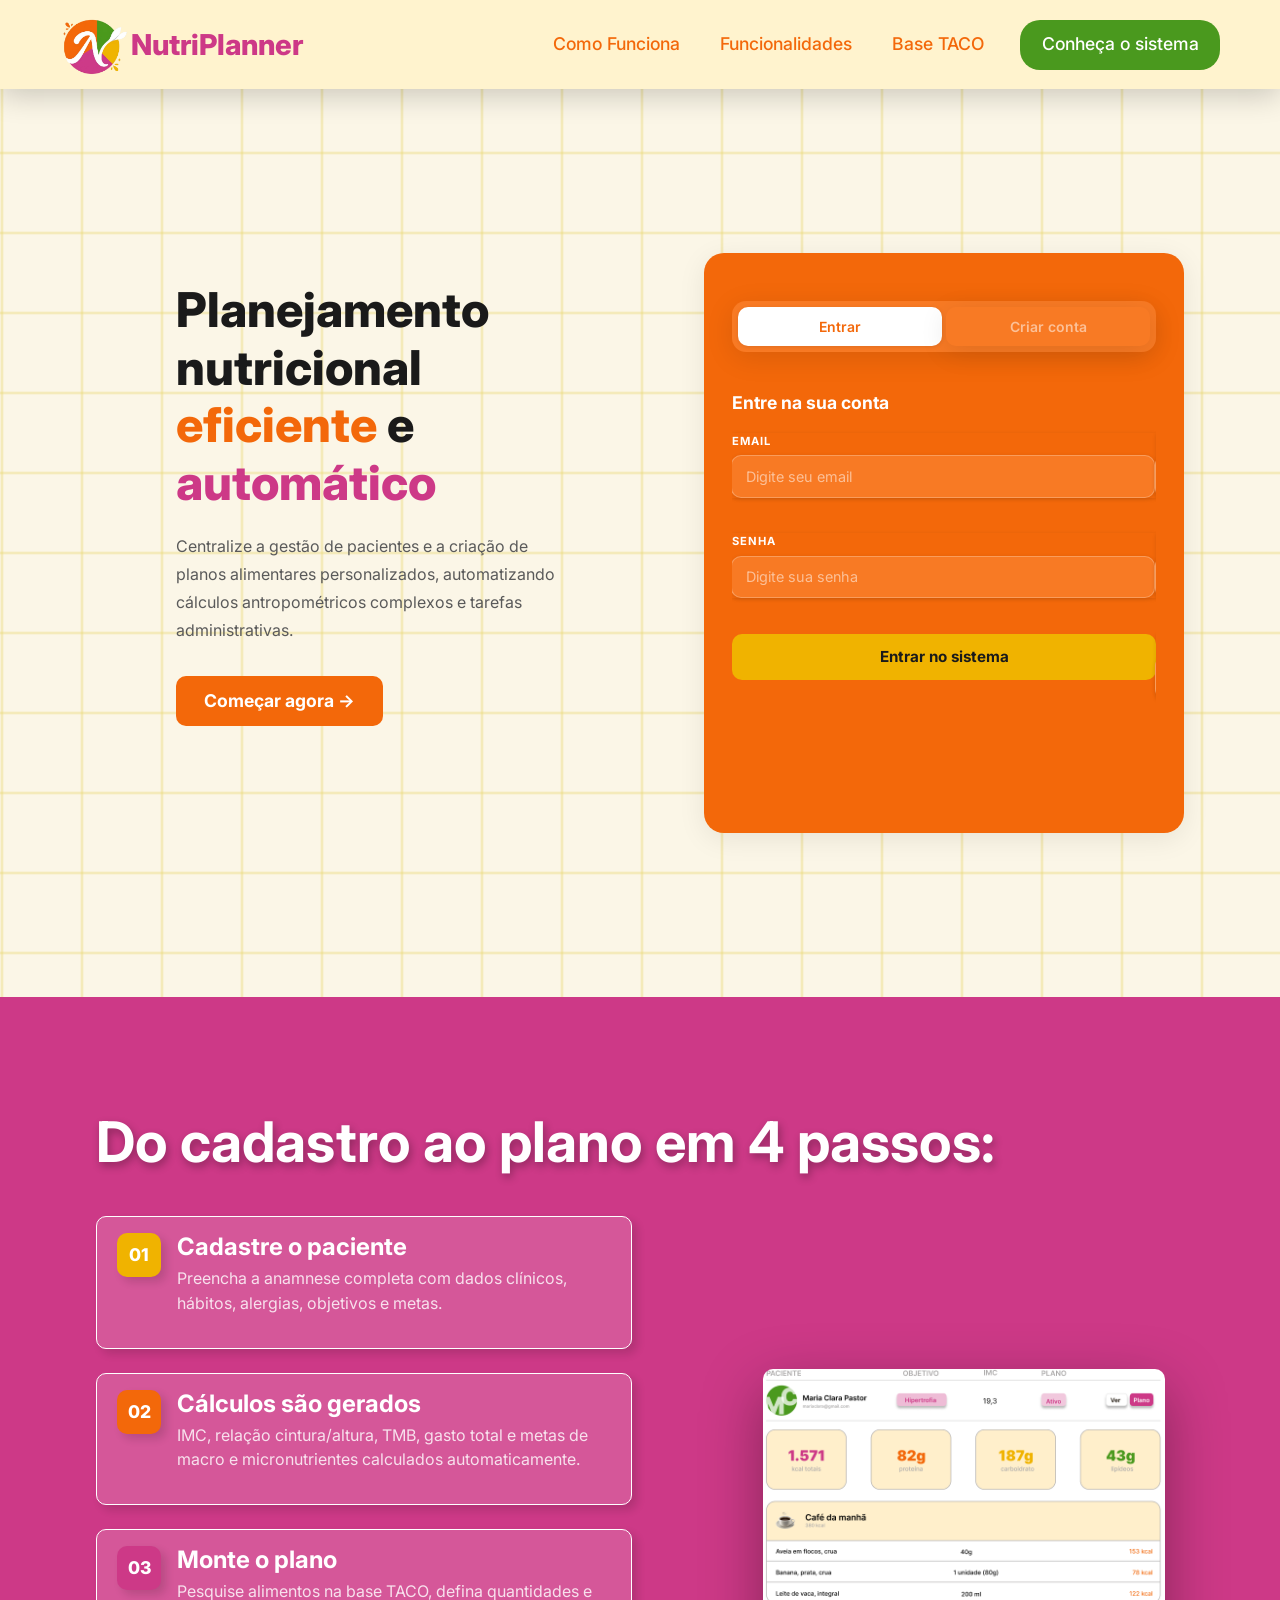
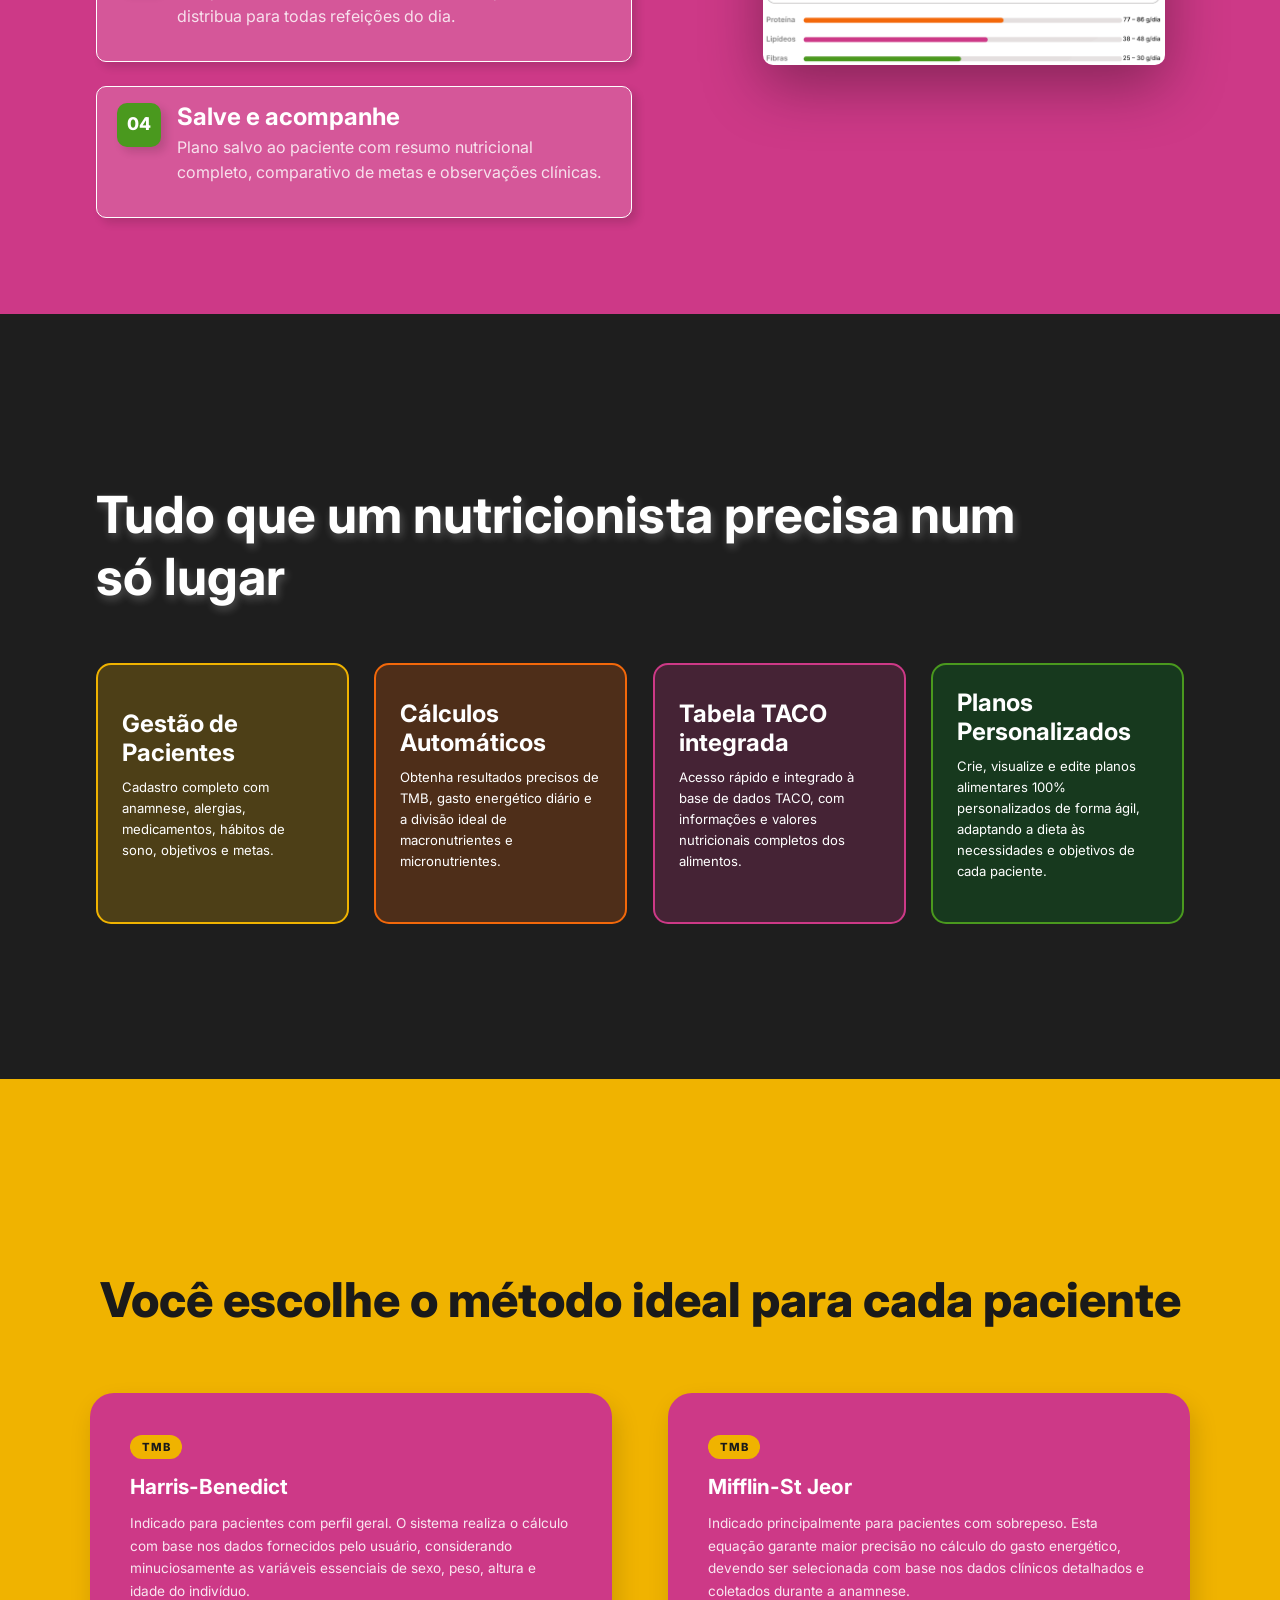
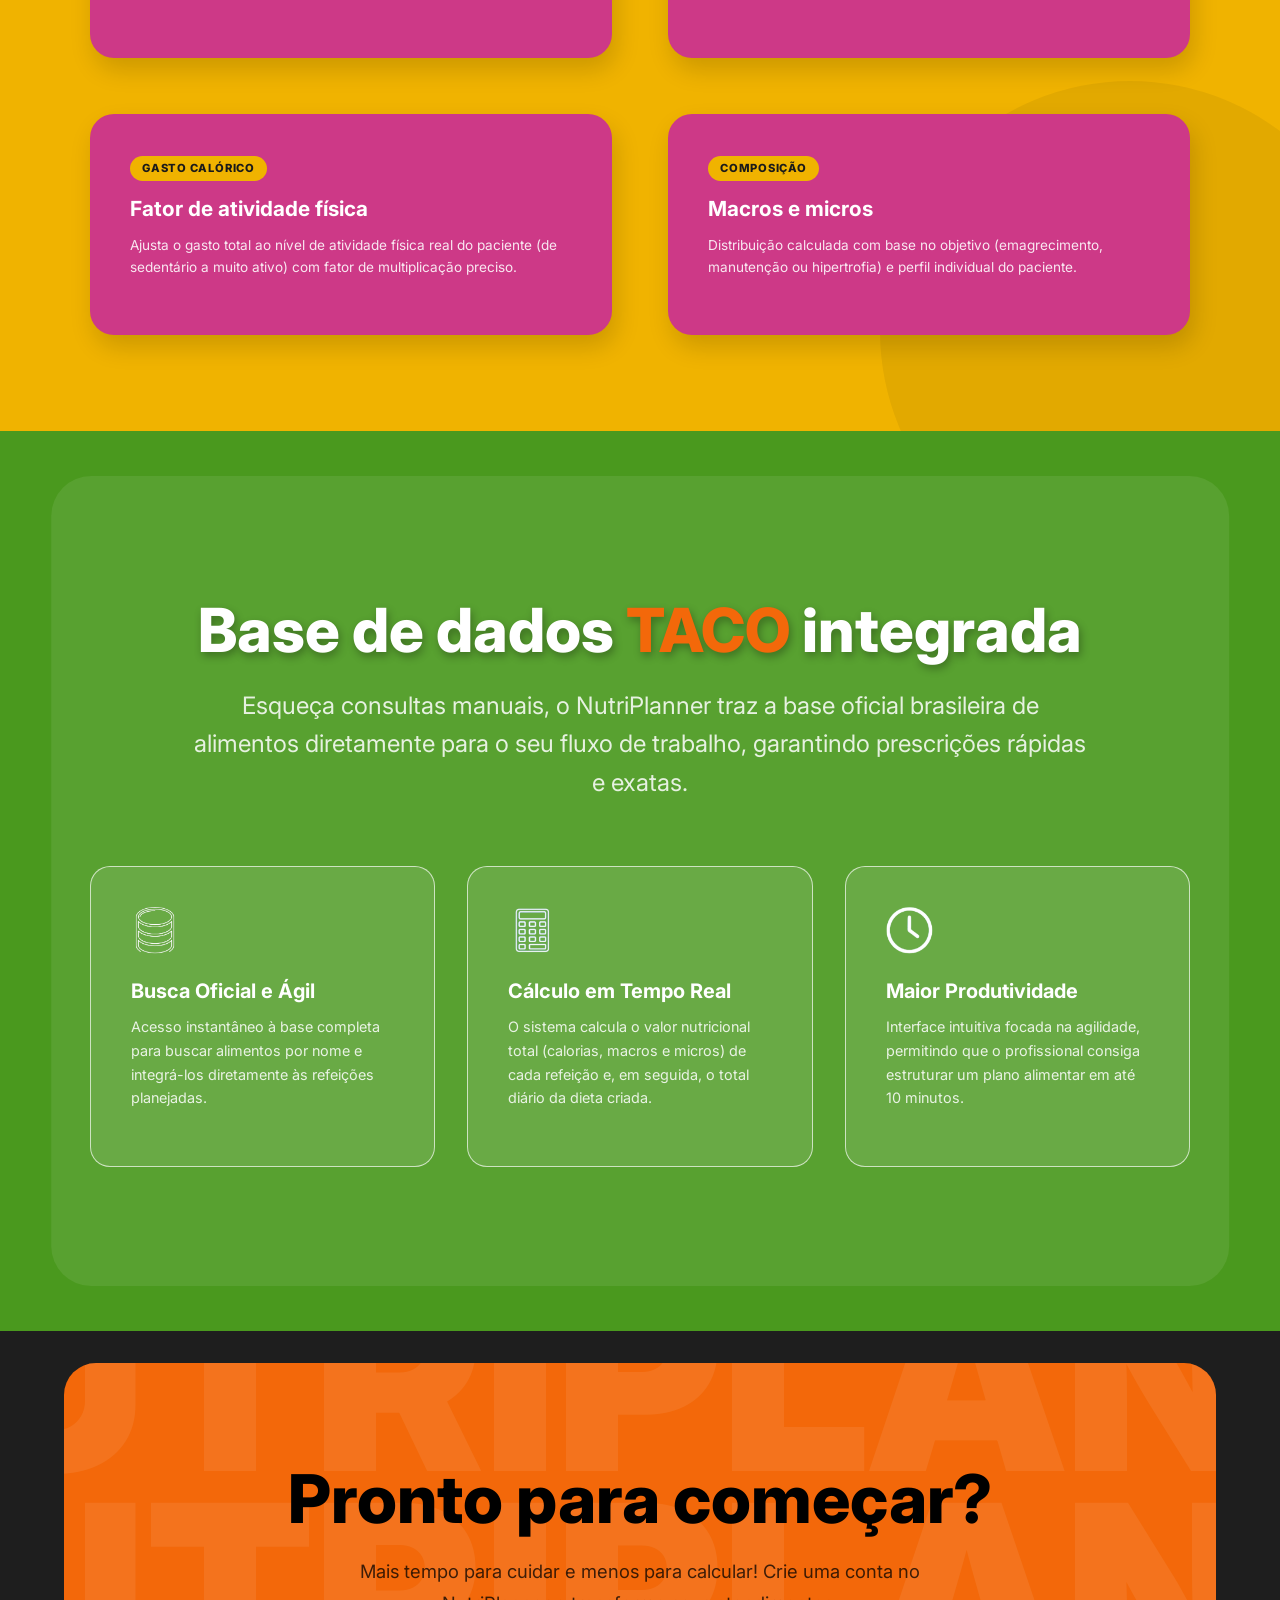
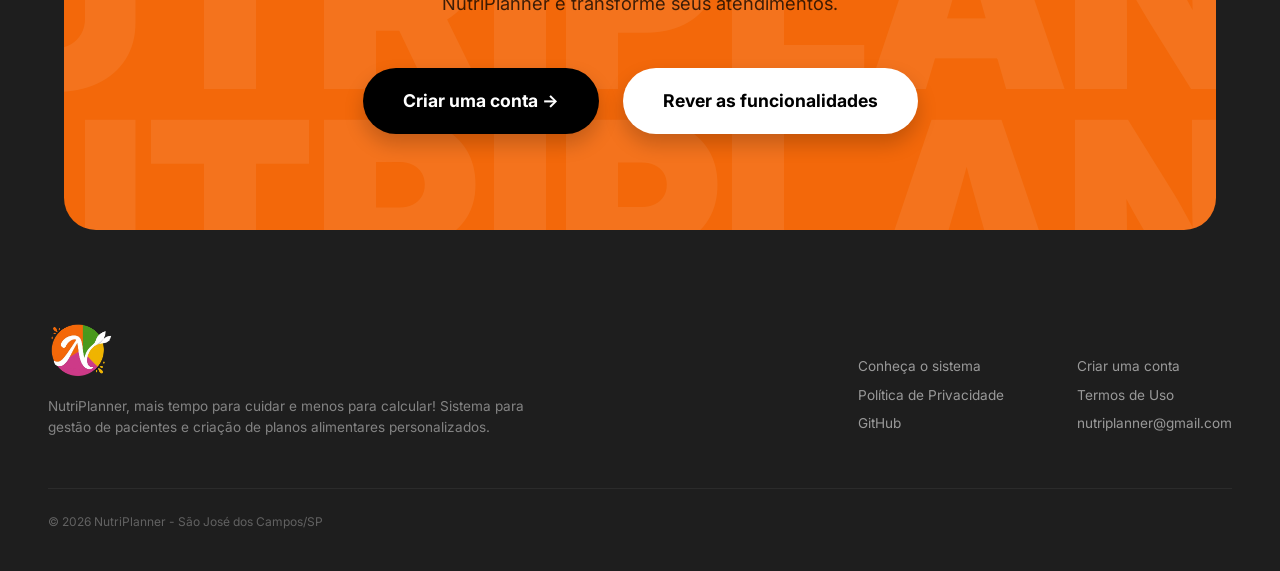
<file: index.html>
<!DOCTYPE html>
<html lang="pt-br">

<head>
    <meta charset="UTF-8">
    <meta name="viewport" content="width=device-width, initial-scale=1.0">
    <title>NutriPlanner</title>
    <link rel="shortcut icon" href="imagens/favicon.ico" type="image/x-icon">
    <link href="https://cdn.jsdelivr.net/npm/bootstrap@5.3.0/dist/css/bootstrap.min.css" rel="stylesheet">
    <link href="https://fonts.googleapis.com/css2?family=Inter:wght@400;700&display=swap" rel="stylesheet">
    <link rel="stylesheet" href="css/style.css">
    <link rel="preconnect" href="https://fonts.googleapis.com">
    <link rel="preconnect" href="https://fonts.gstatic.com" crossorigin>

</head>

<body>
    <header>
        <nav class="navbar navbar-expand-xl bg-body-tertiary">
            <div class="container-fluid">
                <a class="navbar-brand" href="index.html">
                    <img src="imagens/logo.png" alt="Logo" width="100" height="100"
                        class="d-inline-block align-text-top">
                    NutriPlanner
                </a>
                <button class="navbar-toggler" type="button" data-bs-toggle="collapse" data-bs-target="#navbarNav"
                    aria-controls="navbarNav" aria-expanded="false" aria-label="Toggle navigation">
                    <span class="navbar-toggler-icon"></span>
                </button>
                <div class="collapse navbar-collapse" id="navbarNav">
                    <ul class="navbar-nav">
                        <li class="nav-item">
                            <a class="nav-link active" aria-current="page" href="#pagina2">Como Funciona</a>
                        </li>
                        <li class="nav-item">
                            <a class="nav-link" href="#pagina3">Funcionalidades</a>
                        </li>
                        <li class="nav-item">
                            <a class="nav-link" href="#pagina4">Base TACO</a>
                        </li>
                        <li class="nav-item">
                            <a class="nav-link btn btn-outline-secondary btn-sm ms-2" href="#pagina2">Conheça o
                                sistema</a>
                        </li>
                    </ul>
                </div>
            </div>
        </nav>
    </header>

    <section id="pagina1" class="secao-inicio">
        <section class="bloco-inicio">
            <h1 class="titulo-principal">
                Planejamento nutricional
                <br>
                <span class="destaque-laranja">eficiente</span> e
                <span class="destaque-rosa">automático</span>
            </h1>
            <p class="descricao-principal">
                Centralize a gestão de pacientes e a criação de planos alimentares personalizados, automatizando
                cálculos antropométricos complexos e tarefas administrativas.
            </p>
            <button class="botao-inicio">
                <a class="link-inicio" href="#cartao-login">Começar agora &rarr;</a>
            </button>
        </section>
        <div class="cartao-login" id="cartao-login">
            <div class="container-abas">
                <button class="aba-btn ativa" id="btn-entrar">Entrar</button>
                <button class="aba-btn inativa" id="btn-criar">Criar conta</button>
            </div>

            <div class="form-container-wrapper">
                <div class="forms-slider">

                    <div class="form-box">
                        <h2 class="titulo-login">Entre na sua conta</h2>
                        <form id="form-login">
                            <div class="input-group">
                                <label>EMAIL</label>
                                <input type="email" id="login-email" placeholder="Digite seu email" required>
                            </div>
                            <div class="input-group">
                                <label>SENHA</label>
                                <input type="password" id="login-senha" placeholder="Digite sua senha" required>
                            </div>
                            <button type="submit" class="botao-enviar">Entrar no sistema</button>
                        </form>
                    </div>

                    <div class="form-box">
                        <h2 class="titulo-login">Crie sua conta</h2>
                        <form id="form-cadastro">
                            <div class="input-group">
                                <label>NOME</label>
                                <input type="text" id="cadastro-nome" placeholder="Digite seu nome" required>
                            </div>
                            <div class="input-group">
                                <label>EMAIL</label>
                                <input type="email" id="cadastro-email" placeholder="Digite seu email" required>
                            </div>
                            <div class="input-group">
                                <label>SENHA</label>
                                <input type="password" id="cadastro-senha" placeholder="Mínimo 8 caracteres" required minlength="8">
                            </div>
                            <button type="submit" class="botao-enviar">Criar conta</button>
                        </form>
                    </div>

                </div>
            </div>
        </div>
    </section>

    <section id="pagina2" class="secao-passos">
        <h1>Do cadastro ao plano em 4 passos:</h1>

        <div class="container-passos">
            <div class="lista-passos">

                <div class="item-passo">
                    <div class="numero-passo numero-amarelo">01</div>
                    <div class="conteudo-passo">
                        <h2>Cadastre o paciente</h2>
                        <p>Preencha a anamnese completa com dados clínicos, hábitos, alergias, objetivos e metas.</p>
                    </div>
                </div>

                <div class="item-passo">
                    <div class="numero-passo numero-laranja">02</div>
                    <div class="conteudo-passo">
                        <h2>Cálculos são gerados</h2>
                        <p>IMC, relação cintura/altura, TMB, gasto total e metas de macro e micronutrientes calculados
                            automaticamente.</p>
                    </div>
                </div>

                <div class="item-passo">
                    <div class="numero-passo numero-rosa">03</div>
                    <div class="conteudo-passo">
                        <h2>Monte o plano</h2>
                        <p>Pesquise alimentos na base TACO, defina quantidades e distribua para todas refeições do dia.
                        </p>
                    </div>
                </div>

                <div class="item-passo">
                    <div class="numero-passo numero-verde">04</div>
                    <div class="conteudo-passo">
                        <h2>Salve e acompanhe</h2>
                        <p>Plano salvo ao paciente com resumo nutricional completo, comparativo de metas e observações
                            clínicas.</p>
                    </div>
                </div>

            </div>

            <div class="painel-previa">
                <img src="imagens/preview paciente.png" alt="Preview perfil do paciente">
            </div>
        </div>
    </section>

    <section id="pagina3" class="secao-funcionalidades">
        <h1>Tudo que um nutricionista precisa num só lugar</h1>

        <div class="grade-cartoes">

            <div class="cartao-funcionalidade cartao-amarelo">
                <h2>Gestão de Pacientes</h2>
                <p>Cadastro completo com anamnese, alergias, medicamentos, hábitos de sono, objetivos e metas.</p>
            </div>

            <div class="cartao-funcionalidade cartao-laranja">
                <h2>Cálculos Automáticos</h2>
                <p>Obtenha resultados precisos de TMB, gasto energético diário e a divisão ideal de macronutrientes e
                    micronutrientes.</p>
            </div>

            <div class="cartao-funcionalidade cartao-rosa">
                <h2>Tabela TACO integrada</h2>
                <p>Acesso rápido e integrado à base de dados TACO, com informações e valores nutricionais completos dos
                    alimentos.</p>
            </div>

            <div class="cartao-funcionalidade cartao-verde">
                <h2>Planos Personalizados</h2>
                <p>Crie, visualize e edite planos alimentares 100% personalizados de forma ágil, adaptando a dieta às
                    necessidades e objetivos de cada paciente.</p>
            </div>
        </div>
    </section>

    <section class="secao-metodos">
        <h1>Você escolhe o método ideal para cada paciente</h1>

        <div class="grade-metodos">
            <div class="cartao-metodo">
                <span class="etiqueta-metodo">TMB</span>
                <h2>Harris-Benedict</h2>
                <p>Indicado para pacientes com perfil geral. O sistema realiza o cálculo com base nos dados fornecidos
                    pelo usuário, considerando minuciosamente as variáveis essenciais de sexo, peso, altura e idade do
                    indivíduo.</p>
            </div>

            <div class="cartao-metodo">
                <span class="etiqueta-metodo">TMB</span>
                <h2>Mifflin-St Jeor</h2>
                <p>Indicado principalmente para pacientes com sobrepeso. Esta equação garante maior precisão no cálculo
                    do gasto energético, devendo ser selecionada com base nos dados clínicos detalhados e coletados
                    durante a anamnese.</p>
            </div>

            <div class="cartao-metodo">
                <span class="etiqueta-metodo">Gasto Calórico</span>
                <h2>Fator de atividade física</h2>
                <p>Ajusta o gasto total ao nível de atividade física real do paciente (de sedentário a muito ativo) com
                    fator de multiplicação preciso.</p>
            </div>

            <div class="cartao-metodo">
                <span class="etiqueta-metodo">Composição</span>
                <h2>Macros e micros</h2>
                <p>Distribuição calculada com base no objetivo (emagrecimento, manutenção ou hipertrofia) e perfil
                    individual do paciente.</p>
            </div>
        </div>
    </section>

    <section id="pagina4" class="secao-taco">
        <div class="cabecalho-taco">
            <h1>Base de dados <span>TACO</span> integrada</h1>
            <p>Esqueça consultas manuais, o NutriPlanner traz a base oficial brasileira de alimentos diretamente para o
                seu fluxo de trabalho, garantindo prescrições rápidas e exatas.</p>
        </div>

        <div class="grade-taco">

            <div class="cartao-taco">
                <div class="icone-cartao">
                    <img src="imagens/busca.png" alt="">
                </div>
                <h2>Busca Oficial e Ágil</h2>
                <p>Acesso instantâneo à base completa para buscar alimentos por nome e integrá-los diretamente às
                    refeições planejadas.</p>
            </div>

            <div class="cartao-taco">
                <div class="icone-cartao">
                    <img src="imagens/calculo.png" alt="">
                </div>
                <h2>Cálculo em Tempo Real</h2>
                <p>O sistema calcula o valor nutricional total (calorias, macros e micros) de cada refeição e, em
                    seguida, o total diário da dieta criada.</p>
            </div>

            <div class="cartao-taco">
                <div class="icone-cartao">
                    <img src="imagens/relogio.png" alt="">
                </div>
                <h2>Maior Produtividade</h2>
                <p>Interface intuitiva focada na agilidade, permitindo que o profissional consiga estruturar um plano
                    alimentar em até 10 minutos.</p>
            </div>

        </div>
    </section>

    <div class="container-rodape">

        <section class="container-chamada">
            <h2 class="titulo-chamada">Pronto para começar?</h2>
            <p class="descricao-chamada">
                Mais tempo para cuidar e menos para calcular! Crie uma conta no NutriPlanner e transforme seus
                atendimentos.
            </p>
            <div class="botoes-chamada">
                <a href="#pagina1" id="btn-chamada-criar" class="botao-chamada botao-escuro">Criar uma conta &rarr;</a>
                <a href="#pagina2" class="botao-chamada botao-claro">Rever as funcionalidades</a>
            </div>
        </section>

        <footer class="rodape-principal">
            <div class="conteudo-rodape">

                <div class="marca-rodape">
                    <div class="logo-rodape">
                        <img src="imagens/logo.png" alt="Logo NutriPlanner">
                    </div>
                    <p>NutriPlanner, mais tempo para cuidar e menos para calcular! Sistema para gestão de pacientes e
                        criação de planos alimentares personalizados.</p>
                </div>

                <div class="links-rodape">
                    <a href="#pagina2">Conheça o sistema</a>
                    <a href="#pagina1" id="btn-rodape-criar">Criar uma conta</a>
                    <a href="https://www.gov.br/governodigital/pt-br/privacidade-e-seguranca/arquivos-antigos/ppsi/guia_termo_uso_politica_privacidade.pdf" target="_blank" rel="noopener noreferrer">Política de Privacidade</a>
                    <a href="https://www.gov.br/governodigital/pt-br/privacidade-e-seguranca/arquivos-antigos/ppsi/guia_termo_uso_politica_privacidade.pdf" target="_blank" rel="noopener noreferrer">Termos de Uso</a>
                    <a href="https://github.com/helenavieiranasc/NutriPlanner.git" target="_blank" rel="noopener noreferrer">GitHub</a>
                    <a href="mailto:nutriplanner@gmail.com">nutriplanner@gmail.com</a>
                </div>

            </div>

            <div class="rodape-inferior">
                <p>&copy; 2026 NutriPlanner - São José dos Campos/SP</p>
            </div>
        </footer>

    </div>

    <script>
        const cartaoLogin = document.getElementById('cartao-login');
        const btnEntrar = document.getElementById('btn-entrar');
        const btnCriar = document.getElementById('btn-criar');
        const btnChamadaCriar = document.getElementById('btn-chamada-criar');
        const btnRodapeCriar = document.getElementById('btn-rodape-criar');

        const mostrarCadastro = () => {
            cartaoLogin.classList.add('active-cadastro');
            btnCriar.classList.replace('inativa', 'ativa');
            btnEntrar.classList.replace('ativa', 'inativa');
        };

        const mostrarLogin = () => {
            cartaoLogin.classList.remove('active-cadastro');
            btnEntrar.classList.replace('inativa', 'ativa');
            btnCriar.classList.replace('ativa', 'inativa');
        };

        btnCriar.addEventListener('click', mostrarCadastro);
        btnEntrar.addEventListener('click', mostrarLogin);

        if (btnChamadaCriar) {
            btnChamadaCriar.addEventListener('click', mostrarCadastro);
        }
        if (btnRodapeCriar) {
            btnRodapeCriar.addEventListener('click', mostrarCadastro);
        }

        const getUsuarios = () => {
            const users = localStorage.getItem('nutriplanner_users');
            return users ? JSON.parse(users) : [];
        };

        const setUsuarios = (users) => {
            localStorage.setItem('nutriplanner_users', JSON.stringify(users));
        };

        const inicializarUsuarios = () => {
            const users = getUsuarios();
            if (users.length === 0) {
                users.push({
                    nome: 'Beatriz Pastor',
                    email: 'beatriz@nutriplanner.com',
                    senha: '12345678'
                });
                setUsuarios(users);
            }
        };

        inicializarUsuarios();

        document.getElementById('form-login').addEventListener('submit', function (e) {
            e.preventDefault();
            const emailInput = document.getElementById('login-email').value.trim().toLowerCase();
            const senhaInput = document.getElementById('login-senha').value;

            const users = getUsuarios();
            const usuarioValido = users.find(u => u.email === emailInput && u.senha === senhaInput);

            if (usuarioValido) {
                localStorage.setItem('nutriplanner_current_user', JSON.stringify(usuarioValido));
                window.location.href = 'pages/home.html';
            } else {
                alert('E-mail ou senha incorretos!');
            }
        });

        document.getElementById('form-cadastro').addEventListener('submit', function (e) {
            e.preventDefault();
            const nomeInput = document.getElementById('cadastro-nome').value.trim();
            const emailInput = document.getElementById('cadastro-email').value.trim().toLowerCase();
            const senhaInput = document.getElementById('cadastro-senha').value;

            const users = getUsuarios();
            const usuarioExistente = users.find(u => u.email === emailInput);

            if (usuarioExistente) {
                alert('Este e-mail já está cadastrado no sistema!');
                return;
            }

            const novoUsuario = {
                nome: nomeInput,
                email: emailInput,
                senha: senhaInput
            };

            users.push(novoUsuario);
            setUsuarios(users);

            localStorage.setItem('nutriplanner_current_user', JSON.stringify(novoUsuario));
            alert('Conta criada com sucesso! Redirecionando...');
            window.location.href = 'pages/home.html';
        });
    </script>
    <script src="https://cdn.jsdelivr.net/npm/bootstrap@5.3.0/dist/js/bootstrap.bundle.min.js"></script>
</body>

</html>
</file>
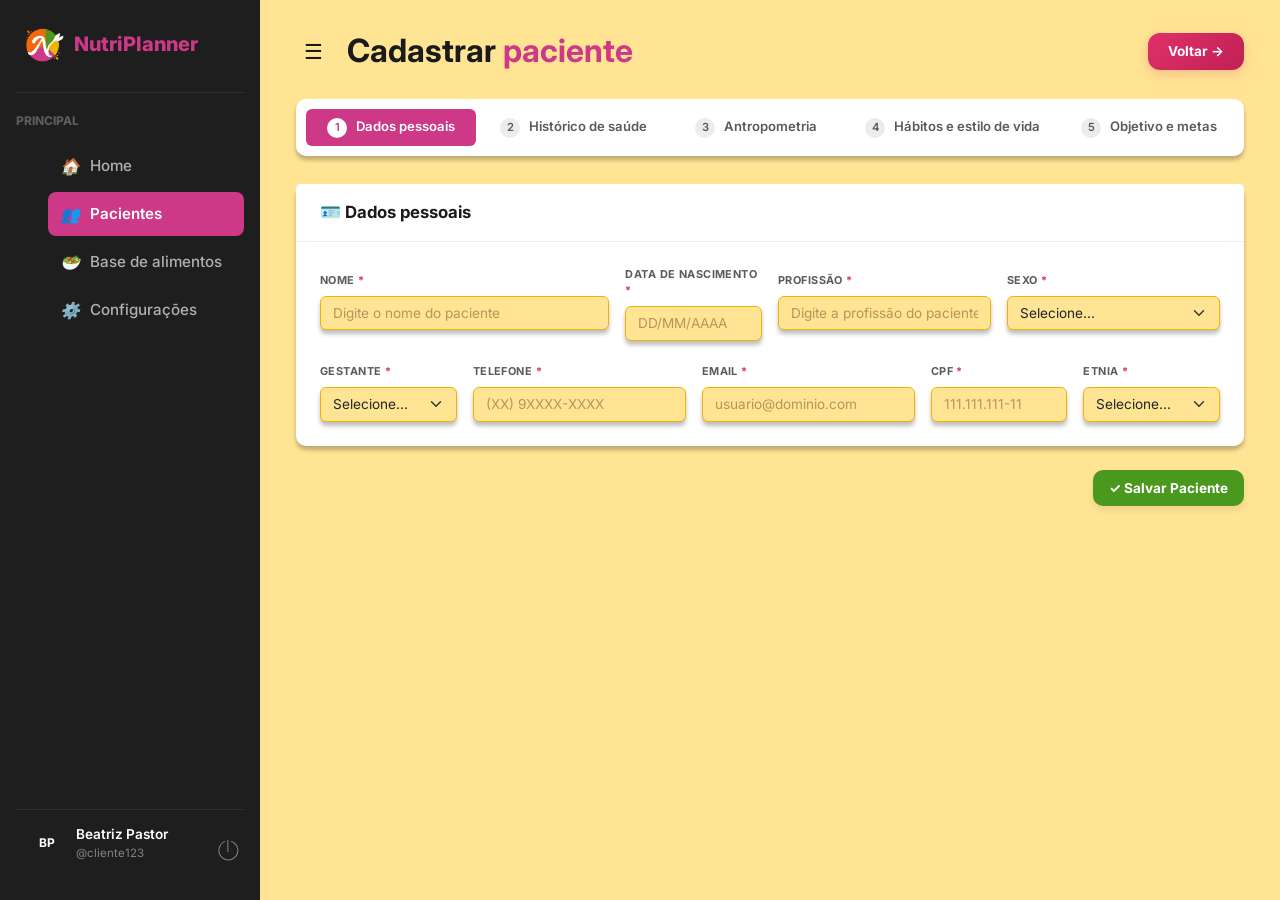
<file: pages/cadastrarpaciente.html>
<!DOCTYPE html>
<html lang="pt-br">

<head>
    <meta charset="UTF-8">
    <meta name="viewport" content="width=device-width, initial-scale=1.0">
    <title>NutriPlanner - Cadastrar paciente</title>
    <link rel="shortcut icon" href="../imagens/favicon.ico" type="image/x-icon">
    <link href="https://cdn.jsdelivr.net/npm/bootstrap@5.3.0/dist/css/bootstrap.min.css" rel="stylesheet">
    <link href="https://fonts.googleapis.com/css2?family=Inter:wght@400;700&display=swap" rel="stylesheet">
    <link rel="stylesheet" href="../css/home.css">
    <link rel="stylesheet" href="../css/cadastros_pacientes.css">
    <link rel="preconnect" href="https://fonts.googleapis.com">
    <link rel="preconnect" href="https://fonts.gstatic.com" crossorigin>
</head>

<body>

    <div id="containersidebar"></div>

    <main class="conteudo-dashboard">

        <header class="d-flex align-items-center gap-3">
            <button class="botao-toggle-sidebar" id="toggleSidebar">☰</button>
            <h1 class="fw-bold fs-2 mb-0">Cadastrar <span class="destaque-nome">paciente</span></h1>
            <a href="home.html" class="btn botao-voltar ms-auto">Voltar &rarr;</a>
        </header>

        <nav class="nav nav-pills indicador-etapas">
            <span class="nav-link etapa concluida"><span class="numero-etapa">✓</span> Dados pessoais</span>
            <span class="nav-link etapa atual"><span class="numero-etapa">2</span> Histórico de saúde</span>
            <span class="nav-link etapa"><span class="numero-etapa">3</span> Antropometria</span>
            <span class="nav-link etapa"><span class="numero-etapa">4</span> Hábitos e estilo de vida</span>
            <span class="nav-link etapa"><span class="numero-etapa">5</span> Objetivo e metas</span>
        </nav>

        <form class="d-flex flex-column gap-4" id="formCadastroPaciente">

            <div class="card cartao-formulario">
                <div class="card-header">🪪 Dados pessoais</div>
                <div class="card-body">
                    <div class="row g-3">
                        <div class="col-md-4">
                            <label class="form-label">NOME <span class="text-danger">*</span></label>
                            <input type="text" class="form-control" name="nome" placeholder="Digite o nome do paciente"
                                required>
                        </div>
                        <div class="col-md-2">
                            <label class="form-label">DATA DE NASCIMENTO <span class="text-danger">*</span></label>
                            <input type="text" class="form-control" name="data_nasc" placeholder="DD/MM/AAAA" required>
                        </div>
                        <div class="col-md-3">
                            <label class="form-label">PROFISSÃO <span class="text-danger">*</span></label>
                            <input type="text" class="form-control" name="profissao"
                                placeholder="Digite a profissão do paciente">
                        </div>
                        <div class="col-md-3">
                            <label class="form-label">SEXO <span class="text-danger">*</span></label>
                            <select class="form-select" name="sexo">
                                <option value="" selected disabled>Selecione...</option>
                                <option value="F">Feminino</option>
                                <option value="M">Masculino</option>
                            </select>
                        </div>

                        <div class="col-md-2">
                            <label class="form-label">GESTANTE <span class="text-danger">*</span></label>
                            <select class="form-select" name="gravidez">
                                <option value="" selected disabled>Selecione...</option>
                                <option value="Sim">Sim</option>
                                <option value="Não">Não</option>
                            </select>
                        </div>
                        <div class="col-md-3">
                            <label class="form-label">TELEFONE <span class="text-danger">*</span></label>
                            <input type="text" class="form-control" name="telefone" placeholder="(XX) 9XXXX-XXXX">
                        </div>
                        <div class="col-md-3">
                            <label class="form-label">EMAIL <span class="text-danger">*</span></label>
                            <input type="email" class="form-control" name="email" placeholder="usuario@dominio.com">
                        </div>
                        <div class="col-md-2">
                            <label class="form-label">CPF <span class="text-danger">*</span></label>
                            <input type="text" class="form-control" name="cpf" placeholder="111.111.111-11">
                        </div>
                        <div class="col-md-2">
                            <label class="form-label">ETNIA <span class="text-danger">*</span></label>
                            <select class="form-select" name="etnia">
                                <option value="" selected disabled>Selecione...</option>
                                <option>Branca</option>
                                <option>Preta</option>
                                <option>Amarela</option>
                                <option>Parda</option>
                                <option>Indígena</option>
                            </select>
                        </div>
                    </div>
                </div>
            </div>

            <div class="card cartao-formulario">
                <div class="card-header">⚠️ Histórico de saúde</div>
                <div class="card-body">
                    <div class="row g-3">
                        <div class="col-md-3">
                            <label class="form-label">DOENÇAS DIAGNOSTICADAS <span class="text-danger">*</span></label>
                            <div class="campo-etiquetas" data-campo="doencas">
                                <input type="text" placeholder="Digite e pressione Enter...">
                            </div>
                            <div class="form-text">Deixe em branco se não houver nenhuma doença diagnosticada</div>
                        </div>
                        <div class="col-md-3">
                            <label class="form-label">MEDICAMENTOS CONTÍNUOS <span class="text-danger">*</span></label>
                            <div class="campo-etiquetas" data-campo="medicamentos">
                                <input type="text" placeholder="Digite e pressione Enter...">
                            </div>
                            <div class="form-text">Deixe em branco se não houver nenhum medicamento contínuo</div>
                        </div>
                        <div class="col-md-3">
                            <label class="form-label">ALERGIAS ALIMENTARES <span class="text-danger">*</span></label>
                            <div class="campo-etiquetas" data-campo="alergias">
                                <input type="text" placeholder="Digite e pressione Enter...">
                            </div>
                            <div class="form-text">Deixe em branco se não houver nenhuma alergia alimentar</div>
                        </div>
                        <div class="col-md-3">
                            <label class="form-label">INTOLERÂNCIAS <span class="text-danger">*</span></label>
                            <div class="campo-etiquetas" data-campo="intolerancias">
                                <input type="text" placeholder="Digite e pressione Enter...">
                            </div>
                            <div class="form-text">Deixe em branco se não houver nenhuma intolerância</div>
                        </div>
                    </div>
                </div>
            </div>

            <div class="card cartao-formulario">
                <div class="card-header">📏 Antropometria</div>
                <div class="card-body">
                    <div class="row g-3">
                        <div class="col-md-3">
                            <label class="form-label">PESO (KG) <span class="text-danger">*</span></label>
                            <input type="text" class="form-control" name="peso" placeholder="Ex: 68.5">
                        </div>
                        <div class="col-md-3">
                            <label class="form-label">ALTURA (CM) <span class="text-danger">*</span></label>
                            <input type="text" class="form-control" name="altura" placeholder="Ex: 165">
                        </div>
                        <div class="col-md-3">
                            <label class="form-label">CIRC. DA CINTURA (CM) <span class="text-danger">*</span></label>
                            <input type="text" class="form-control" name="medida_cintura" placeholder="Ex: 72">
                        </div>
                        <div class="col-md-3">
                            <label class="form-label">MÉTODO DE CÁLCULO TMB <span class="text-danger">*</span></label>
                            <select class="form-select" name="metodo_tmb">
                                <option value="" selected disabled>Selecione...</option>
                                <option>Harris-Benedict (padrão geral)</option>
                                <option>Mifflin-St Jeor (pacientes com sobrepeso/obesidade)</option>
                            </select>
                        </div>
                    </div>
                </div>
            </div>

            <div class="card cartao-formulario">
                <div class="card-header">📐 Avaliação de dobras cutâneas</div>
                <div class="card-body">
                    <div class="row g-3">
                        <div class="col-md-3">
                            <label class="form-label">PEITORAL (MM) <span class="text-danger">*</span></label>
                            <input type="text" class="form-control" name="peitoral" placeholder="Ex: 6">
                        </div>
                        <div class="col-md-3">
                            <label class="form-label">AXILAR MÉDIA (MM) <span class="text-danger">*</span></label>
                            <input type="text" class="form-control" name="axilar_media" placeholder="Ex: 10">
                        </div>
                        <div class="col-md-3">
                            <label class="form-label">TRÍCEPS (MM) <span class="text-danger">*</span></label>
                            <input type="text" class="form-control" name="triceps" placeholder="Ex: 7">
                        </div>
                        <div class="col-md-3">
                            <label class="form-label">SUBESCAPULAR (MM) <span class="text-danger">*</span></label>
                            <input type="text" class="form-control" name="subescapular" placeholder="Ex: 8">
                        </div>
                        <div class="col-md-3">
                            <label class="form-label">ABDÔMEN (MM) <span class="text-danger">*</span></label>
                            <input type="text" class="form-control" name="abdomen" placeholder="Ex: 10">
                        </div>
                        <div class="col-md-3">
                            <label class="form-label">SUPRAILÍACA (MM) <span class="text-danger">*</span></label>
                            <input type="text" class="form-control" name="suprailiaca" placeholder="Ex: 7">
                        </div>
                        <div class="col-md-3">
                            <label class="form-label">COXA (MM) <span class="text-danger">*</span></label>
                            <input type="text" class="form-control" name="coxa" placeholder="Ex: 8">
                        </div>

                    </div>
                </div>
            </div>

            <div class="card cartao-formulario">
                <div class="card-header">🏃 Hábitos e estilo de vida</div>
                <div class="card-body">
                    <div class="row g-3">
                        <div class="col-md-3">
                            <label class="form-label">FREQUÊNCIA INTESTINAL <span class="text-danger">*</span></label>
                            <select class="form-select" name="intestino">
                                <option value="" selected disabled>Selecione...</option>
                                <option>1x ao dia (normal)</option>
                                <option>2x ao dia</option>
                                <option>A cada 2 dias</option>
                                <option>A cada 3 dias</option>
                                <option>A cada 4–5 dias</option>
                                <option>Menos de 1x por semana</option>
                            </select>
                        </div>
                        <div class="col-md-3">
                            <label class="form-label">QUALIDADE DO SONO <span class="text-danger">*</span></label>
                            <select class="form-select" name="sono">
                                <option value="" selected disabled>Selecione...</option>
                                <option>Excelente (sono reparador)</option>
                                <option>Bom (dorme bem na maioria dos dias)</option>
                                <option>Regular (acorda algumas vezes, sono leve)</option>
                                <option>Ruim (dificuldade para dormir ou manter o sono)</option>
                                <option>Insônia (demora para dormir ou acorda muitas vezes)</option>
                            </select>
                        </div>
                        <div class="col-md-3">
                            <label class="form-label">NÍVEL DE ATIVIDADE FÍSICA <span class="text-danger">*</span></label>
                            <select class="form-select" name="atividade_fisica">
                                <option value="" selected disabled>Selecione...</option>
                                <option>Sedentário (não pratica exercícios)</option>
                                <option>Leve (1–2x por semana)</option>
                                <option>Moderado (3–4x por semana)</option>
                                <option>Intenso (5–6x por semana)</option>
                                <option>Atleta/treino diário</option>
                                <option>Trabalho fisicamente ativo (ex.: estoquista, operário)</option>
                            </select>
                        </div>
                        <div class="col-md-3">
                            <label class="form-label">CONSUMO DIÁRIO DE ÁGUA <span class="text-danger">*</span></label>
                            <select class="form-select" name="consumo_agua">
                                <option value="" selected disabled>Selecione...</option>
                                <option>Menos de 500 ml/dia</option>
                                <option>Entre 500 ml e 1 L/dia</option>
                                <option>Entre 1 L e 1,5 L/dia</option>
                                <option>Entre 1,5 L e 2 L/dia</option>
                                <option>Entre 2 L e 3 L/dia</option>
                                <option>Mais de 3 L/dia</option>
                            </select>
                        </div>
                        <div class="col-md-6">
                            <label class="form-label">FREQUÊNCIA DE CONSUMO DE ÁLCOOL <span class="text-danger">*</span></label>
                            <select class="form-select" name="alcool">
                                <option value="" selected disabled>Selecione...</option>
                                <option>Não consome</option>
                                <option>Raramente (1x/mês ou menos)</option>
                                <option>Socialmente (2–4x/mês)</option>
                                <option>1x por semana</option>
                                <option>2–3x por semana</option>
                                <option>4–5x por semana</option>
                                <option>Diariamente</option>
                                <option>Ex-consumidor</option>
                            </select>
                        </div>
                    </div>
                </div>
            </div>

            <div class="card cartao-formulario">
                <div class="card-header">🎯 Objetivos e metas</div>
                <div class="card-body">
                    <div class="row g-3">
                        <div class="col-md-3">
                            <label class="form-label">OBJETIVO PRINCIPAL <span class="text-danger">*</span></label>
                            <select class="form-select" name="objetivo" required>
                                <option value="" selected disabled>Selecione...</option>
                                <option>Emagrecimento</option>
                                <option>Manutenção</option>
                                <option>Hipertrofia (ganho de massa)</option>
                            </select>
                        </div>
                        <div class="col-md-3">
                            <label class="form-label">META 1 <span class="text-danger">*</span></label>
                            <input type="text" class="form-control" name="meta_1"
                                placeholder="Ex: Acompanhamento alimentar" required>
                        </div>
                        <div class="col-md-3">
                            <label class="form-label">META 2</label>
                            <input type="text" class="form-control" name="meta_2" placeholder="Opcional">
                        </div>
                        <div class="col-md-3">
                            <label class="form-label">META 3</label>
                            <input type="text" class="form-control" name="meta_3" placeholder="Opcional">
                        </div>
                        <div class="col-12">
                            <label class="form-label">OBSERVAÇÕES ADICIONAIS</label>
                            <textarea class="form-control" name="observacoes" rows="3"
                                placeholder="Informações julgadas relevantes para o perfil do paciente"></textarea>
                        </div>
                    </div>
                </div>
            </div>

            <div class="d-flex justify-content-end">
                <button type="submit" class="botao-salvar-paciente">✓ Salvar Paciente</button>
            </div>

        </form>

    </main>

    <script src="../js/dashboard.js"></script>

    <script>
        
        function initTags() {
            document.querySelectorAll('.campo-etiquetas').forEach(campo => {
                const input = campo.querySelector('input');
                input.addEventListener('keydown', (e) => {
                    if (e.key === 'Enter') {
                        e.preventDefault();
                        const valor = input.value.trim();
                        if (!valor) return;
                        const tag = document.createElement('span');
                        tag.className = 'etiqueta-removivel';
                        tag.innerHTML = `${valor} <button type="button" class="botao-remover-etiqueta">×</button>`;
                        tag.querySelector('.botao-remover-etiqueta').addEventListener('click', () => tag.remove());
                        campo.insertBefore(tag, input);
                        input.value = '';
                    }
                });
            });
        }

        
        initTags();

        
        document.getElementById('formCadastroPaciente').addEventListener('submit', (e) => {
            e.preventDefault();

            const form = e.target;
            const formData = new FormData(form);

            
            const getTagsFromField = (campoName) => {
                const tags = [];
                document.querySelectorAll(`.campo-etiquetas[data-campo="${campoName}"] .etiqueta-removivel`).forEach(tag => {
                    const text = tag.textContent.replace('×', '').trim();
                    tags.push(text);
                });
                return tags;
            };

            const peso = parseFloat(formData.get('peso')) || 0;
            const altura = parseFloat(formData.get('altura')) || 0;
            
            
            let imc = '—';
            if (peso > 0 && altura > 0) {
                const alturaMetros = altura / 100;
                imc = (peso / (alturaMetros * alturaMetros)).toFixed(1);
            }

            
            let kcal = 1600;
            if (peso > 0) {
                const sexo = formData.get('sexo') || 'F';
                if (sexo === 'F') {
                    kcal = Math.round(10 * peso + 6.25 * (altura || 160) - 150);
                } else {
                    kcal = Math.round(10 * peso + 6.25 * (altura || 175) + 5);
                }
            }

            const novoPaciente = {
                id: 'paciente-' + Date.now(),
                nome: formData.get('nome').trim(),
                data_nasc: formData.get('data_nasc').trim(),
                profissao: formData.get('profissao') || '',
                sexo: formData.get('sexo') || '',
                gravidez: formData.get('gravidez') || '',
                telefone: formData.get('telefone') || '',
                email: formData.get('email') || '',
                cpf: formData.get('cpf') || '',
                etnia: formData.get('etnia') || '',
                doencas: getTagsFromField('doencas'),
                medicamentos: getTagsFromField('medicamentos'),
                alergias: getTagsFromField('alergias'),
                intolerancias: getTagsFromField('intolerancias'),
                peso: peso,
                altura: altura,
                medida_cintura: parseFloat(formData.get('medida_cintura')) || 0,
                metodo_tmb: formData.get('metodo_tmb') || '',
                peitoral: parseFloat(formData.get('peitoral')) || 0,
                axilar_media: parseFloat(formData.get('axilar_media')) || 0,
                triceps: parseFloat(formData.get('triceps')) || 0,
                subescapular: parseFloat(formData.get('subescapular')) || 0,
                abdomen: parseFloat(formData.get('abdomen')) || 0,
                suprailiaca: parseFloat(formData.get('suprailiaca')) || 0,
                coxa: parseFloat(formData.get('coxa')) || 0,
                percentual_gordura: '',
                intestino: formData.get('intestino') || '',
                sono: formData.get('sono') || '',
                atividade_fisica: formData.get('atividade_fisica') || '',
                consumo_agua: formData.get('consumo_agua') || '',
                alcool: formData.get('alcool') || '',
                objetivo: formData.get('objetivo') || 'Manutenção',
                meta_1: formData.get('meta_1').trim(),
                meta_2: formData.get('meta_2') || '',
                meta_3: formData.get('meta_3') || '',
                observacoes: formData.get('observacoes') || '',
                imc: imc,
                kcal: kcal,
                data_cadastro: new Date().toLocaleDateString('pt-BR')
            };

            
            const pacientes = JSON.parse(localStorage.getItem('nutriplanner_pacientes')) || [];
            pacientes.push(novoPaciente);
            localStorage.setItem('nutriplanner_pacientes', JSON.stringify(pacientes));

            alert('Paciente cadastrado com sucesso!');
            window.location.href = 'listapacientes.html';
        });

        
        const etapas = document.querySelectorAll('.indicador-etapas .etapa');
        const cards = document.querySelectorAll('.cartao-formulario');
        const steps = [
            [cards[0]], 
            [cards[1]], 
            [cards[2], cards[3]], 
            [cards[4]], 
            [cards[5]]  
        ];

        const showStep = (stepIndex) => {
            steps.forEach((stepCards, idx) => {
                const show = idx === stepIndex;
                stepCards.forEach(card => {
                    if (card) card.style.display = show ? 'flex' : 'none';
                });
            });

            etapas.forEach((etapa, idx) => {
                etapa.className = 'nav-link etapa';
                const badge = etapa.querySelector('.numero-etapa');
                if (idx < stepIndex) {
                    etapa.classList.add('concluida');
                    if (badge) badge.textContent = '✓';
                } else if (idx === stepIndex) {
                    etapa.classList.add('atual');
                    if (badge) badge.textContent = String(idx + 1);
                } else {
                    if (badge) badge.textContent = String(idx + 1);
                }
            });

            
            const saveBtnContainer = document.querySelector('.botao-salvar-paciente').parentNode;
            if (saveBtnContainer) {
                saveBtnContainer.style.display = (stepIndex === 4) ? 'flex' : 'none';
            }
        };

        etapas.forEach((etapa, idx) => {
            etapa.style.cursor = 'pointer';
            etapa.addEventListener('click', () => showStep(idx));
        });

        
        showStep(0);
    </script>
</body>
</html>
</file>
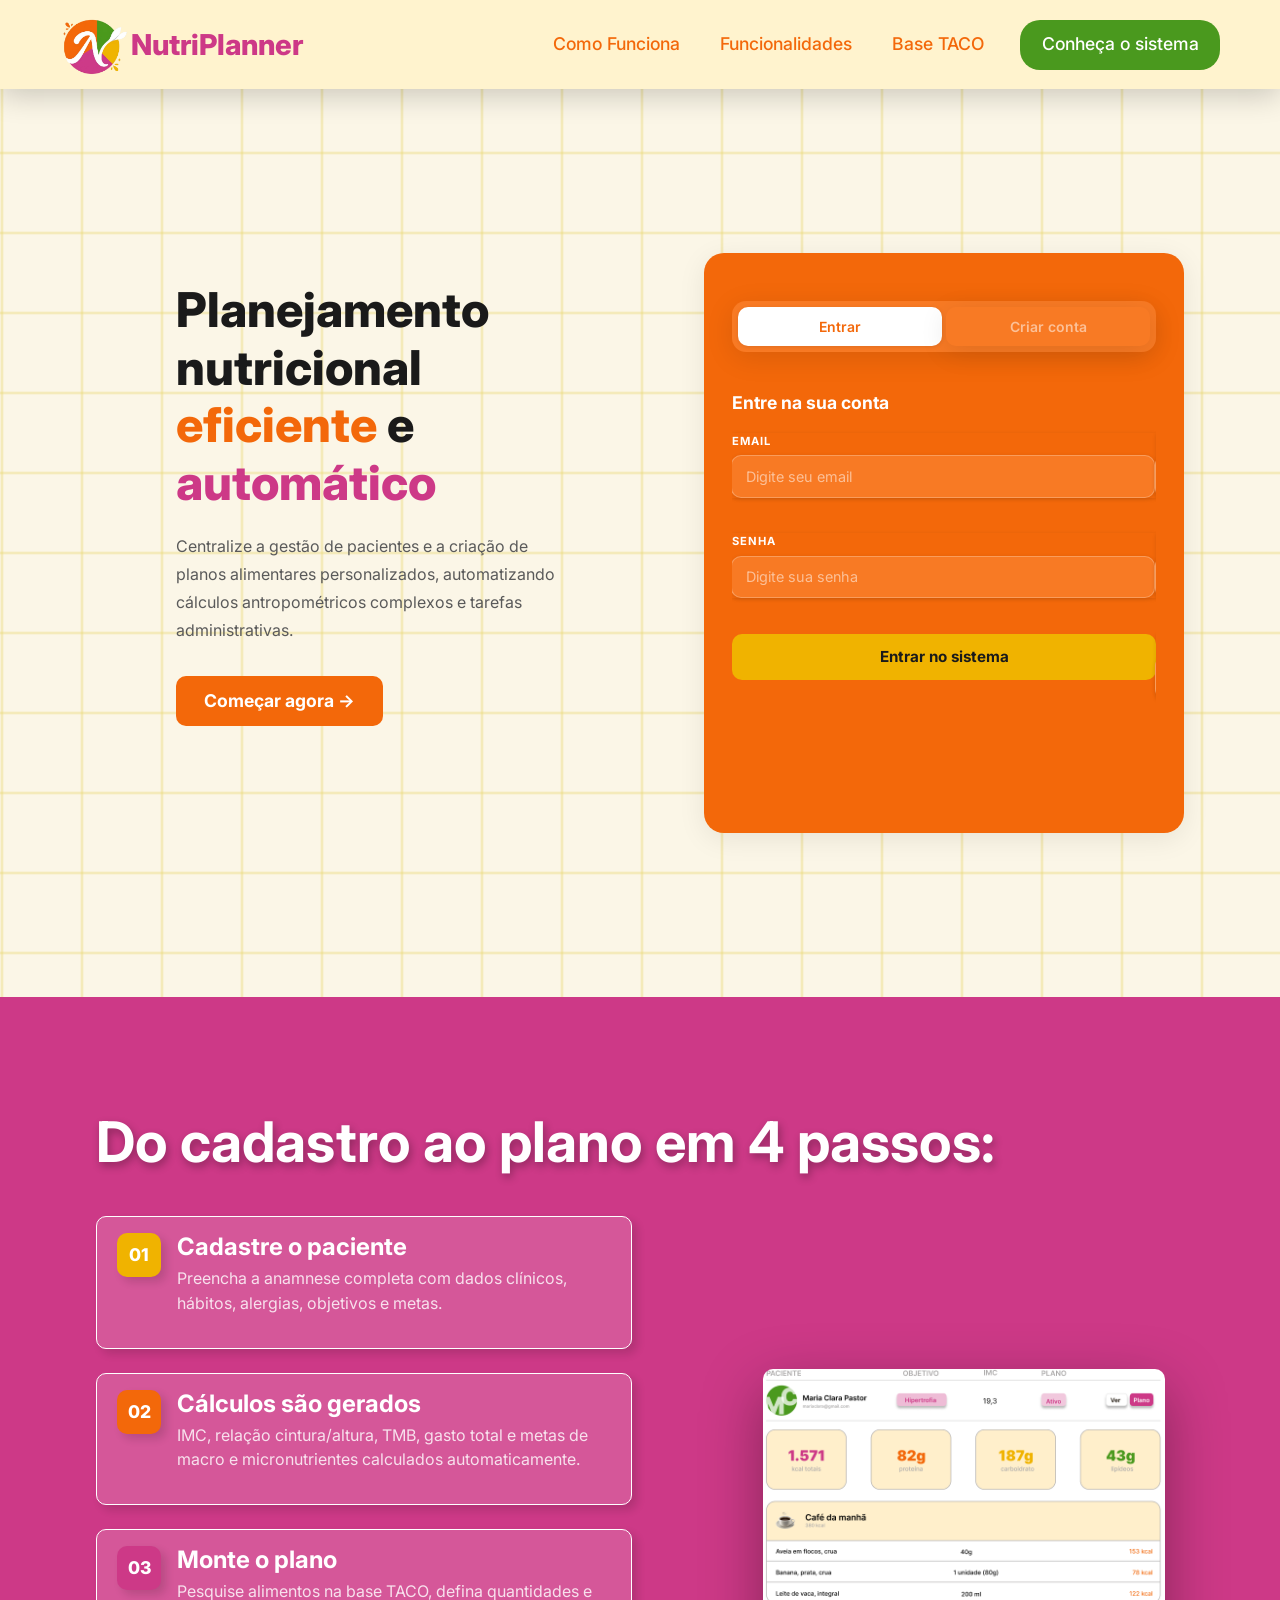
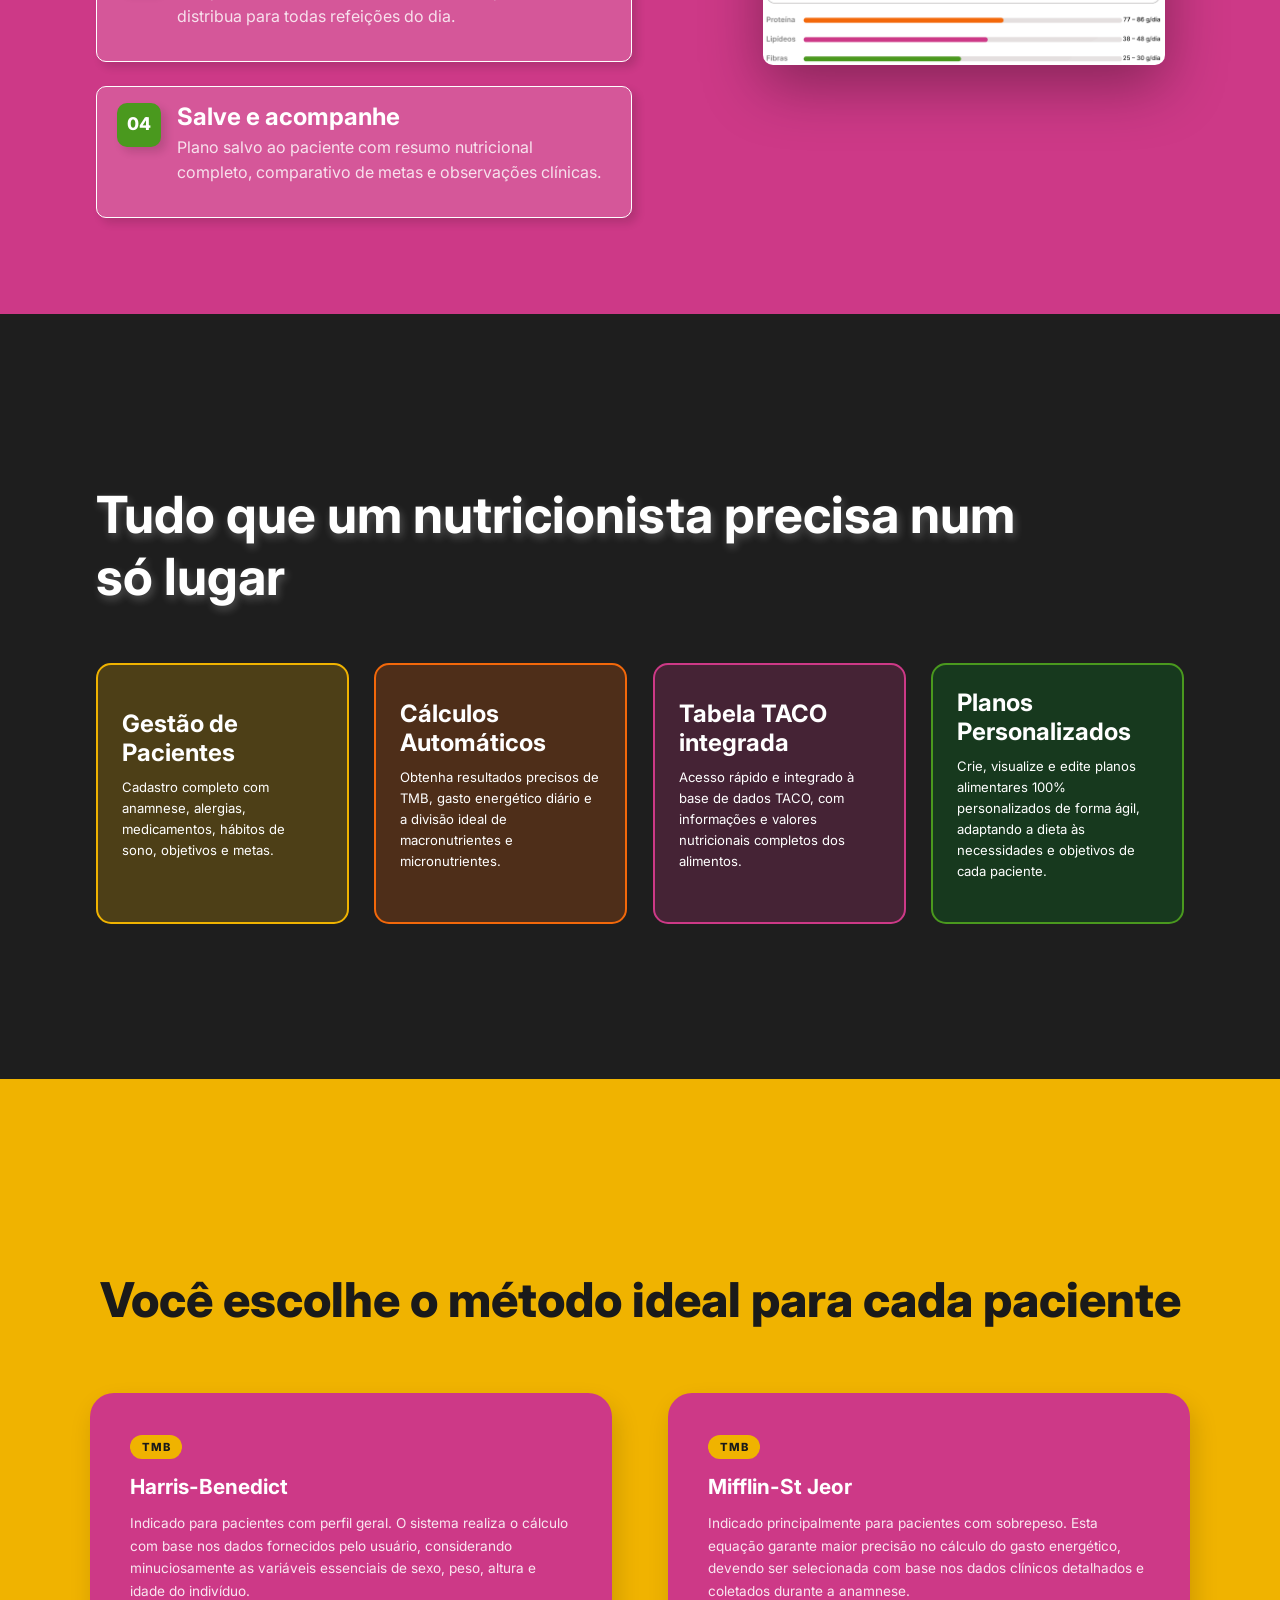
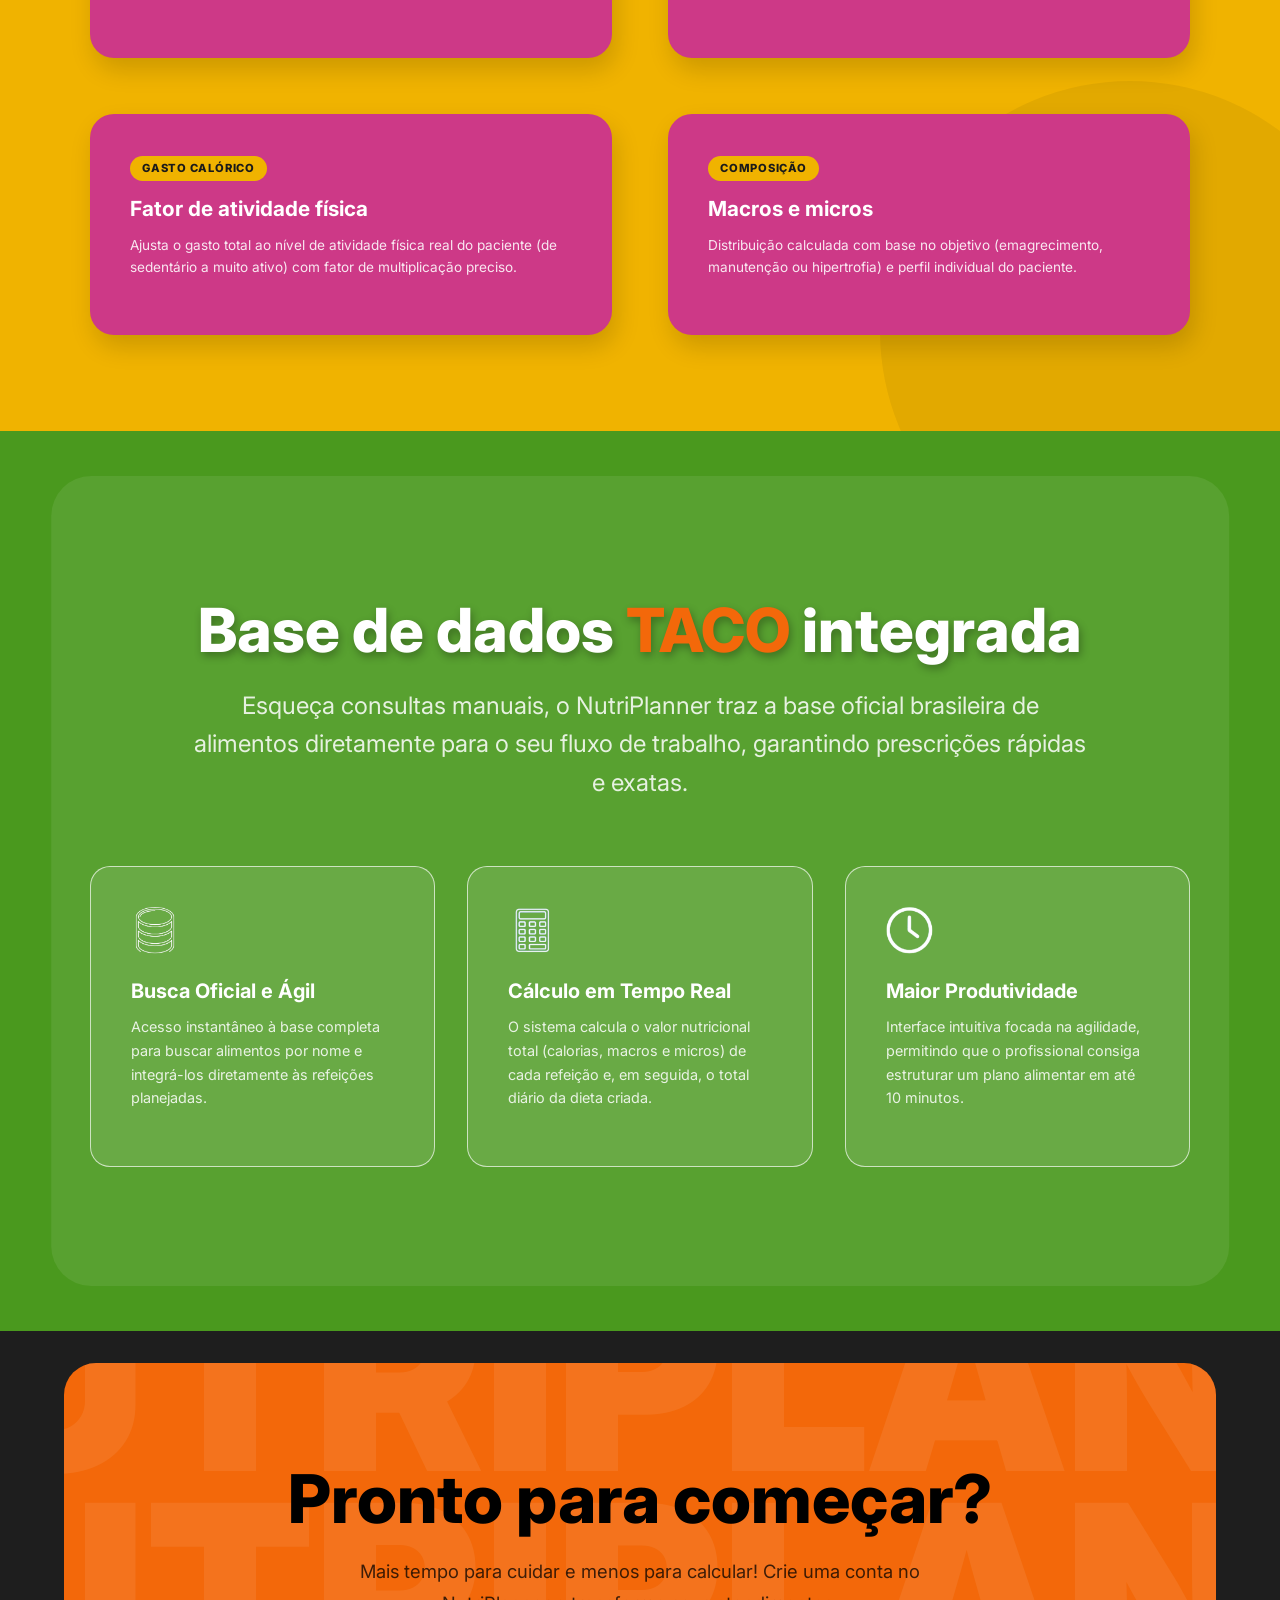
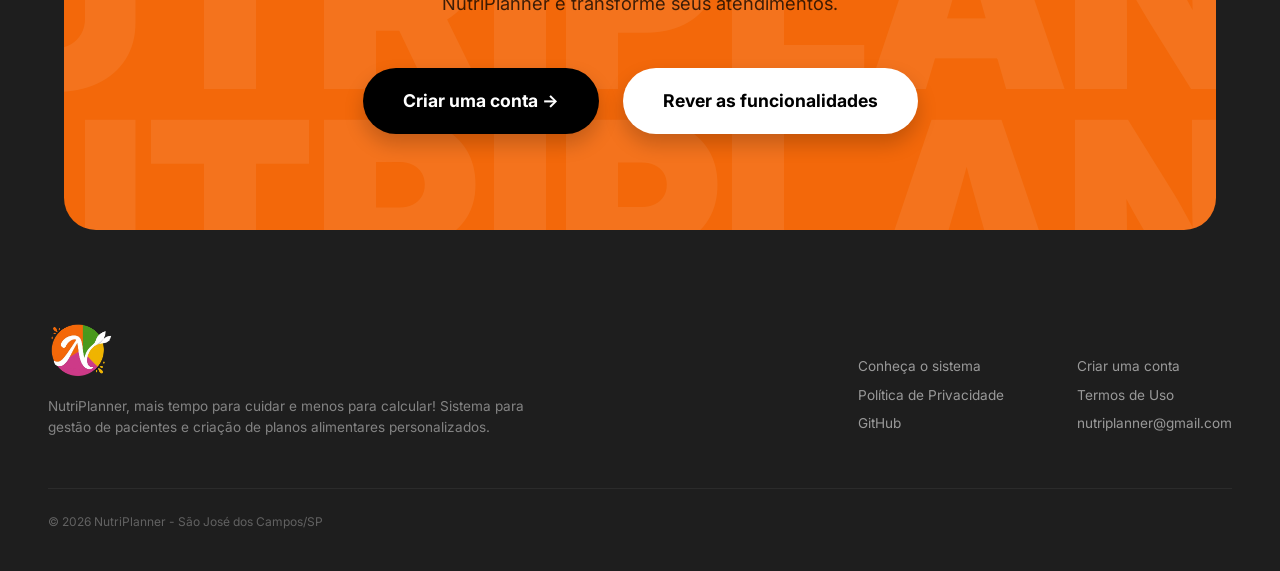
<file: pages/configuracoes.html>
<!DOCTYPE html>
<html lang="pt-br">

<head>
    <meta charset="UTF-8">
    <meta name="viewport" content="width=device-width, initial-scale=1.0">
    <title>NutriPlanner - Configurações</title>
    <link rel="shortcut icon" href="../imagens/favicon.ico" type="image/x-icon">
    <link href="https://cdn.jsdelivr.net/npm/bootstrap@5.3.0/dist/css/bootstrap.min.css" rel="stylesheet">
    <link href="https://fonts.googleapis.com/css2?family=Inter:wght@400;600;700;800&display=swap" rel="stylesheet">
    <link rel="stylesheet" href="../css/home.css">
    <link rel="stylesheet" href="../css/cadastros_pacientes.css">
    <link rel="preconnect" href="https://fonts.googleapis.com">
    <link rel="preconnect" href="https://fonts.gstatic.com" crossorigin>
</head>

<body>

    <div id="containersidebar"></div>

    <main class="conteudo-dashboard">


        <header class="cabecalho-dashboard">
            <button class="botao-toggle-sidebar" id="toggleSidebar">☰</button>
            <div class="bloco-boas-vindas">
                <h1>Configurações <span class="destaque-nome">NutriPlanner</span></h1>
            </div>
            <div class="acoes-cabecalho">
                <a href="home.html" class="botao-voltar">← Voltar</a>
            </div>
        </header>

        <div class="d-flex flex-column gap-4">

            <div class="card cartao-formulario">
                <div class="card-header d-flex align-items-center justify-content-between">
                    <span>Perfil Profissional</span>
                    <button type="button" class="botao-salvar-paciente" id="btn-salvar-perfil">✓ Salvar
                        alterações</button>
                </div>
                <div class="card-body">

                    <div class="d-flex align-items-center gap-3 mb-4">
                        <div class="avatar-iniciais avatar-bp" id="config-avatar-iniciais"
                            style="width:60px;height:60px;font-size:1.2rem;">BP</div>
                        <div>
                            <div class="fw-bold fs-5" id="config-nome-display">Beatriz Pastor</div>
                            <div class="text-muted" id="config-email-display" style="font-size:0.85rem;">
                                cliente123@gmail.com</div>
                        </div>
                    </div>

                    <div class="row g-3">
                        <div class="col-md-4">
                            <label class="form-label">NOME COMPLETO</label>
                            <input type="text" class="form-control" id="config-nome" value="Beatriz Pastor da Silva">
                        </div>
                        <div class="col-md-4">
                            <label class="form-label">EMAIL</label>
                            <input type="email" class="form-control" id="config-email" value="cliente123@gmail.com">
                        </div>
                        <div class="col-md-4">
                            <label class="form-label">TELEFONE</label>
                            <input type="text" class="form-control" id="config-telefone" placeholder="(XX) 9XXXX-XXXX">
                        </div>
                    </div>

                </div>
            </div>

            <div class="card cartao-formulario">
                <div class="card-header d-flex align-items-center justify-content-between">
                    <span>Segurança</span>
                    <button type="button" class="botao-salvar-paciente" id="btn-salvar-senha">✓ Salvar
                        alterações</button>
                </div>
                <div class="card-body">
                    <div class="row g-3">
                        <div class="col-12">
                            <label class="form-label">SENHA ATUAL</label>
                            <input type="password" class="form-control" id="senha-atual"
                                placeholder="Digite sua senha atual">
                        </div>
                        <div class="col-md-6">
                            <label class="form-label">NOVA SENHA</label>
                            <input type="password" class="form-control" id="nova-senha"
                                placeholder="Digite a nova senha">
                        </div>
                        <div class="col-md-6">
                            <label class="form-label">CONFIRMAR NOVA SENHA</label>
                            <input type="password" class="form-control" id="confirmar-senha"
                                placeholder="Repita a nova senha">
                        </div>
                    </div>
                </div>
            </div>

            <div class="cartao-exclusoes">
                <div class="cabecalho-cartao-exclusoes">
                    ⚠️ Exclusões
                </div>
                <div class="p-3 d-flex flex-column gap-3">

                    <div class="bloco-exclusao">
                        <div>
                            <div class="fw-bold" style="font-size:0.9rem;">Excluir todos os pacientes</div>
                            <div style="font-size:0.78rem;color:#7A2700;">Remove permanentemente todos os pacientes e
                                seus planos (irreversível)</div>
                        </div>
                        <button type="button" class="botao-exclusao">🗑 Excluir tudo</button>
                    </div>

                    <div class="bloco-exclusao">
                        <div>
                            <div class="fw-bold" style="font-size:0.9rem;">Excluir conta</div>
                            <div style="font-size:0.78rem;color:#7A2700;">Apaga sua conta e todos os dados associados
                                permanentemente.</div>
                        </div>
                        <button type="button" class="botao-exclusao">🗑 Excluir conta</button>
                    </div>

                </div>
            </div>

        </div>
    </main>

    <div class="modal fade" id="modalExcluirPacientes" tabindex="-1">
        <div class="modal-dialog modal-dialog-centered">
            <div class="modal-content" style="border-radius:14px;border:2px solid #C0392B;">
                <div class="modal-header"
                    style="border-bottom:1px solid rgba(192,57,43,0.2);background:rgba(194,67,52,0.08);">
                    <h5 class="modal-title fw-bold" style="color:#c44040;">⚠️ Excluir todos os pacientes</h5>
                    <button type="button" class="btn-close" data-bs-dismiss="modal"></button>
                </div>
                <div class="modal-body" style="font-size:0.9rem;">
                    Esta ação é <strong>irreversível</strong>. Todos os pacientes e seus planos serão permanentemente
                    apagados.
                </div>
                <div class="modal-footer" style="border-top:1px solid rgba(192,57,43,0.2);">
                    <button type="button" class="btn btn-outline-secondary" data-bs-dismiss="modal">Cancelar</button>
                    <button type="button" class="botao-exclusao" id="btnConfirmarExcluirPacientes">🗑 Confirmar
                        exclusão</button>
                </div>
            </div>
        </div>
    </div>

    <div class="modal fade" id="modalExcluirConta" tabindex="-1">
        <div class="modal-dialog modal-dialog-centered">
            <div class="modal-content" style="border-radius:14px;border:2px solid #C0392B;">
                <div class="modal-header"
                    style="border-bottom:1px solid rgba(192,57,43,0.2);background:rgba(194,67,52,0.08);">
                    <h5 class="modal-title fw-bold" style="color:#c44040;">⚠️ Excluir conta</h5>
                    <button type="button" class="btn-close" data-bs-dismiss="modal"></button>
                </div>
                <div class="modal-body" style="font-size:0.9rem;">
                    Sua conta e <strong>todos os dados associados</strong> serão apagados permanentemente. Não há como
                    desfazer.
                </div>
                <div class="modal-footer" style="border-top:1px solid rgba(192,57,43,0.2);">
                    <button type="button" class="btn btn-outline-secondary" data-bs-dismiss="modal">Cancelar</button>
                    <button type="button" class="botao-exclusao" id="btnConfirmarExcluirConta">🗑 Confirmar
                        exclusão</button>
                </div>
            </div>
        </div>
    </div>

    <script src="../js/dashboard.js"></script>
    <script src="https://cdn.jsdelivr.net/npm/bootstrap@5.3.0/dist/js/bootstrap.bundle.min.js"></script>
    <script>
        const getCurrentUser = () => {
            const userStr = localStorage.getItem('nutriplanner_current_user');
            if (!userStr) {
                window.location.href = '../index.html';
                return null;
            }
            return JSON.parse(userStr);
        };

        const getUsuarios = () => {
            const users = localStorage.getItem('nutriplanner_users');
            return users ? JSON.parse(users) : [];
        };

        const saveUserToDB = (updatedUser, oldEmail) => {
            localStorage.setItem('nutriplanner_current_user', JSON.stringify(updatedUser));
            const users = getUsuarios();
            const index = users.findIndex(u => u.email.toLowerCase() === (oldEmail || updatedUser.email).toLowerCase());
            if (index !== -1) {
                users[index] = updatedUser;
            } else {
                users.push(updatedUser);
            }
            localStorage.setItem('nutriplanner_users', JSON.stringify(users));
        };

        const carregarPerfil = () => {
            const user = getCurrentUser();
            if (!user) return;

            document.getElementById('config-nome-display').textContent = user.nome;
            document.getElementById('config-email-display').textContent = user.email;

            document.getElementById('config-nome').value = user.nome;
            document.getElementById('config-email').value = user.email;
            document.getElementById('config-telefone').value = user.telefone || '';

            const avatarEl = document.getElementById('config-avatar-iniciais');
            if (avatarEl && user.nome) {
                const iniciais = user.nome
                    .split(' ')
                    .filter(Boolean)
                    .map(n => n[0])
                    .slice(0, 2)
                    .join('')
                    .toUpperCase();
                avatarEl.textContent = iniciais;
            }
        };

        carregarPerfil();

        document.getElementById('btn-salvar-perfil').addEventListener('click', () => {
            const user = getCurrentUser();
            if (!user) return;
                const oldEmail = user.email;

            const novoNome = document.getElementById('config-nome').value.trim();
            const novoEmail = document.getElementById('config-email').value.trim().toLowerCase();
            const novoTelefone = document.getElementById('config-telefone').value.trim();

            if (!novoNome || !novoEmail) {
                alert('Nome e E-mail são obrigatórios!');
                return;
            }

            const users = getUsuarios();
            if (novoEmail !== user.email.toLowerCase()) {
                const emailEmUso = users.some(u => u.email.toLowerCase() === novoEmail);
                if (emailEmUso) {
                    alert('Este e-mail já está em uso por outra conta!');
                    return;
                }
            }

            user.nome = novoNome;
            user.email = novoEmail;
            user.telefone = novoTelefone;

            saveUserToDB(user, oldEmail);
            carregarPerfil();

            if (typeof initDashboard === 'function') {
                initDashboard();
            } else {
                location.reload();
            }
            alert('Perfil profissional atualizado com sucesso!');
        });

        document.getElementById('btn-salvar-senha').addEventListener('click', () => {
            const user = getCurrentUser();
            if (!user) return;

            const senhaAtual = document.getElementById('senha-atual').value;
            const novaSenha = document.getElementById('nova-senha').value;
            const confirmarSenha = document.getElementById('confirmar-senha').value;

            if (!senhaAtual || !novaSenha || !confirmarSenha) {
                alert('Todos os campos de senha são obrigatórios!');
                return;
            }

            if (senhaAtual !== user.senha) {
                alert('A senha atual está incorreta!');
                return;
            }

            if (novaSenha.length < 8) {
                alert('A nova senha deve ter no mínimo 8 caracteres!');
                return;
            }

            if (novaSenha !== confirmarSenha) {
                alert('A nova senha e a confirmação não coincidem!');
                return;
            }

            user.senha = novaSenha;
            saveUserToDB(user);

            document.getElementById('senha-atual').value = '';
            document.getElementById('nova-senha').value = '';
            document.getElementById('confirmar-senha').value = '';

            alert('Senha alterada com sucesso!');
        });

        const modalPacientes = new bootstrap.Modal(document.getElementById('modalExcluirPacientes'));
        const modalConta = new bootstrap.Modal(document.getElementById('modalExcluirConta'));

        document.querySelectorAll('.botao-exclusao')[0].addEventListener('click', () => modalPacientes.show());
        document.querySelectorAll('.botao-exclusao')[1].addEventListener('click', () => modalConta.show());

        document.getElementById('btnConfirmarExcluirPacientes').addEventListener('click', () => {
            localStorage.removeItem('nutriplanner_pacientes');
            modalPacientes.hide();
            window.location.href = 'home.html';
        });

        document.getElementById('btnConfirmarExcluirConta').addEventListener('click', () => {
            const user = getCurrentUser();
            if (user) {
                const users = getUsuarios().filter(u => u.email.toLowerCase() !== user.email.toLowerCase());
                localStorage.setItem('nutriplanner_users', JSON.stringify(users));
            }
            localStorage.removeItem('nutriplanner_current_user');
            modalConta.hide();
            window.location.href = '../index.html';
        });
    </script>
</body>

</html>
</file>
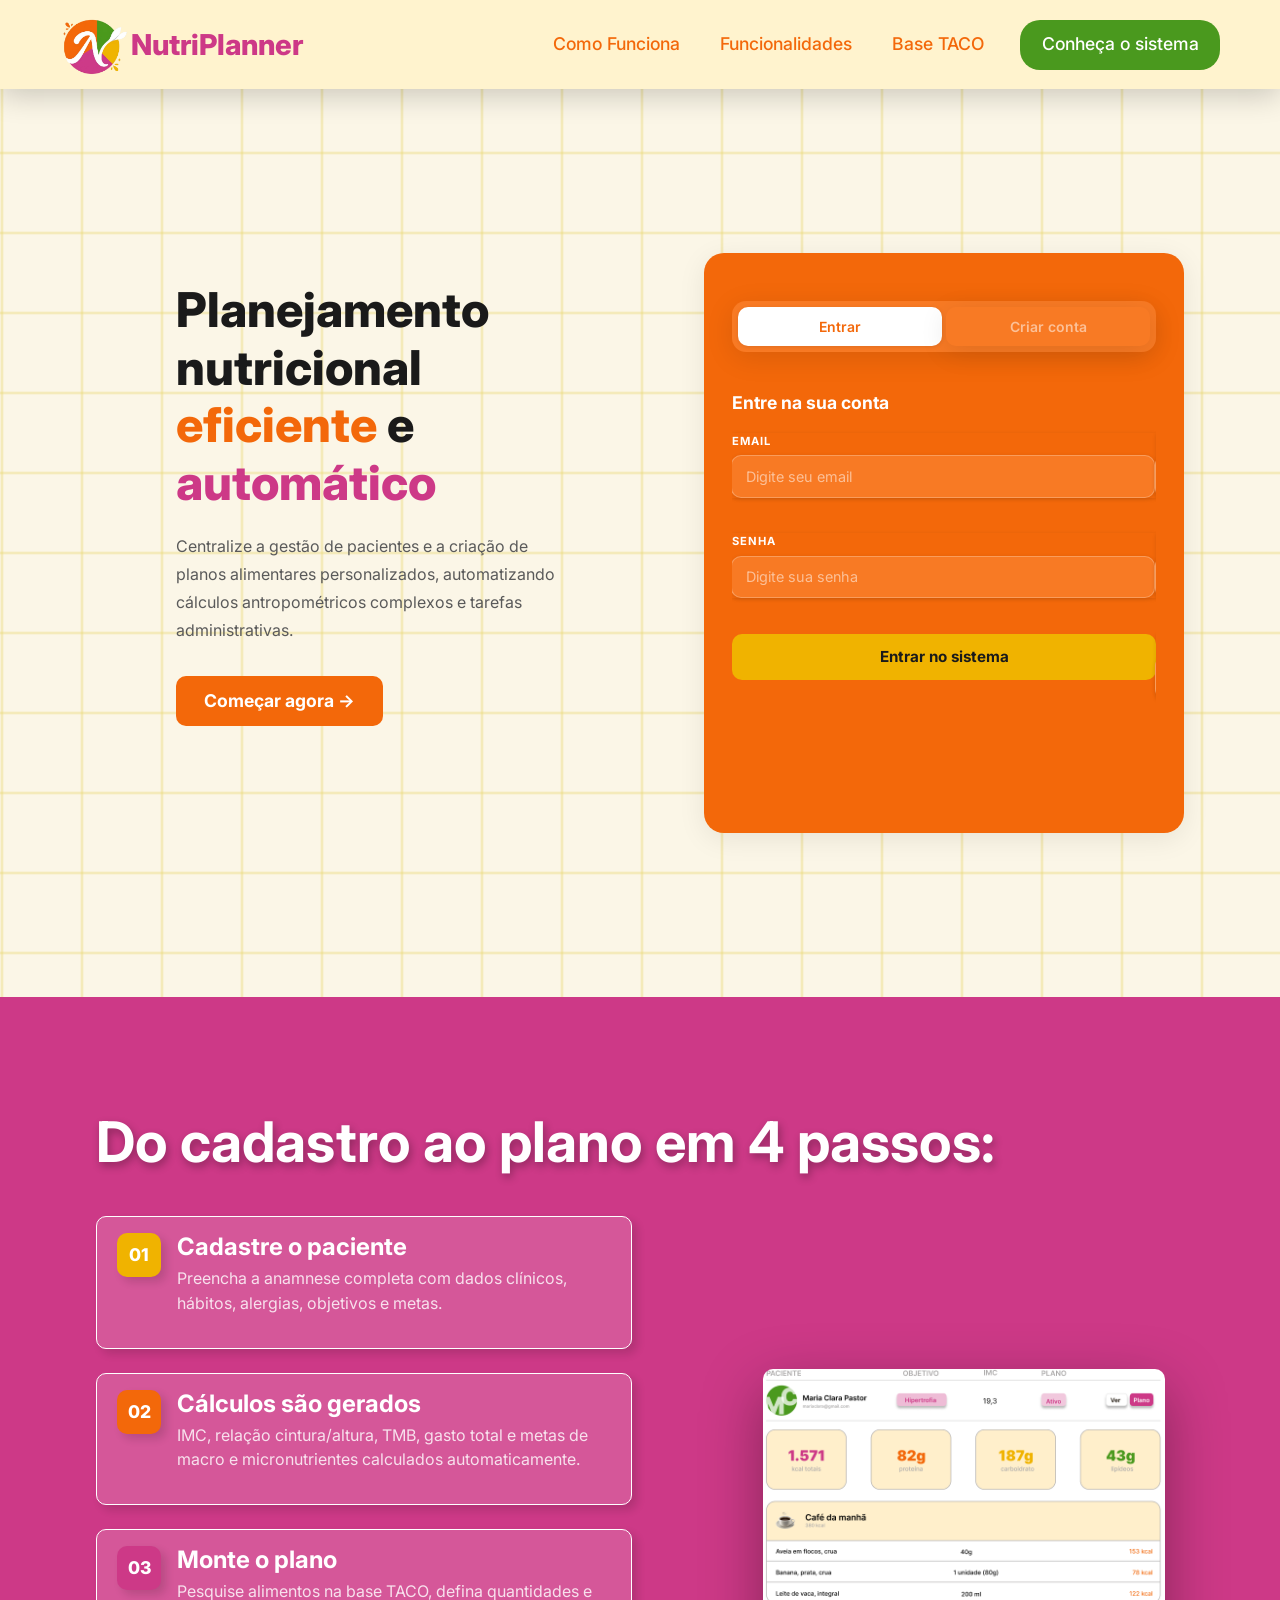
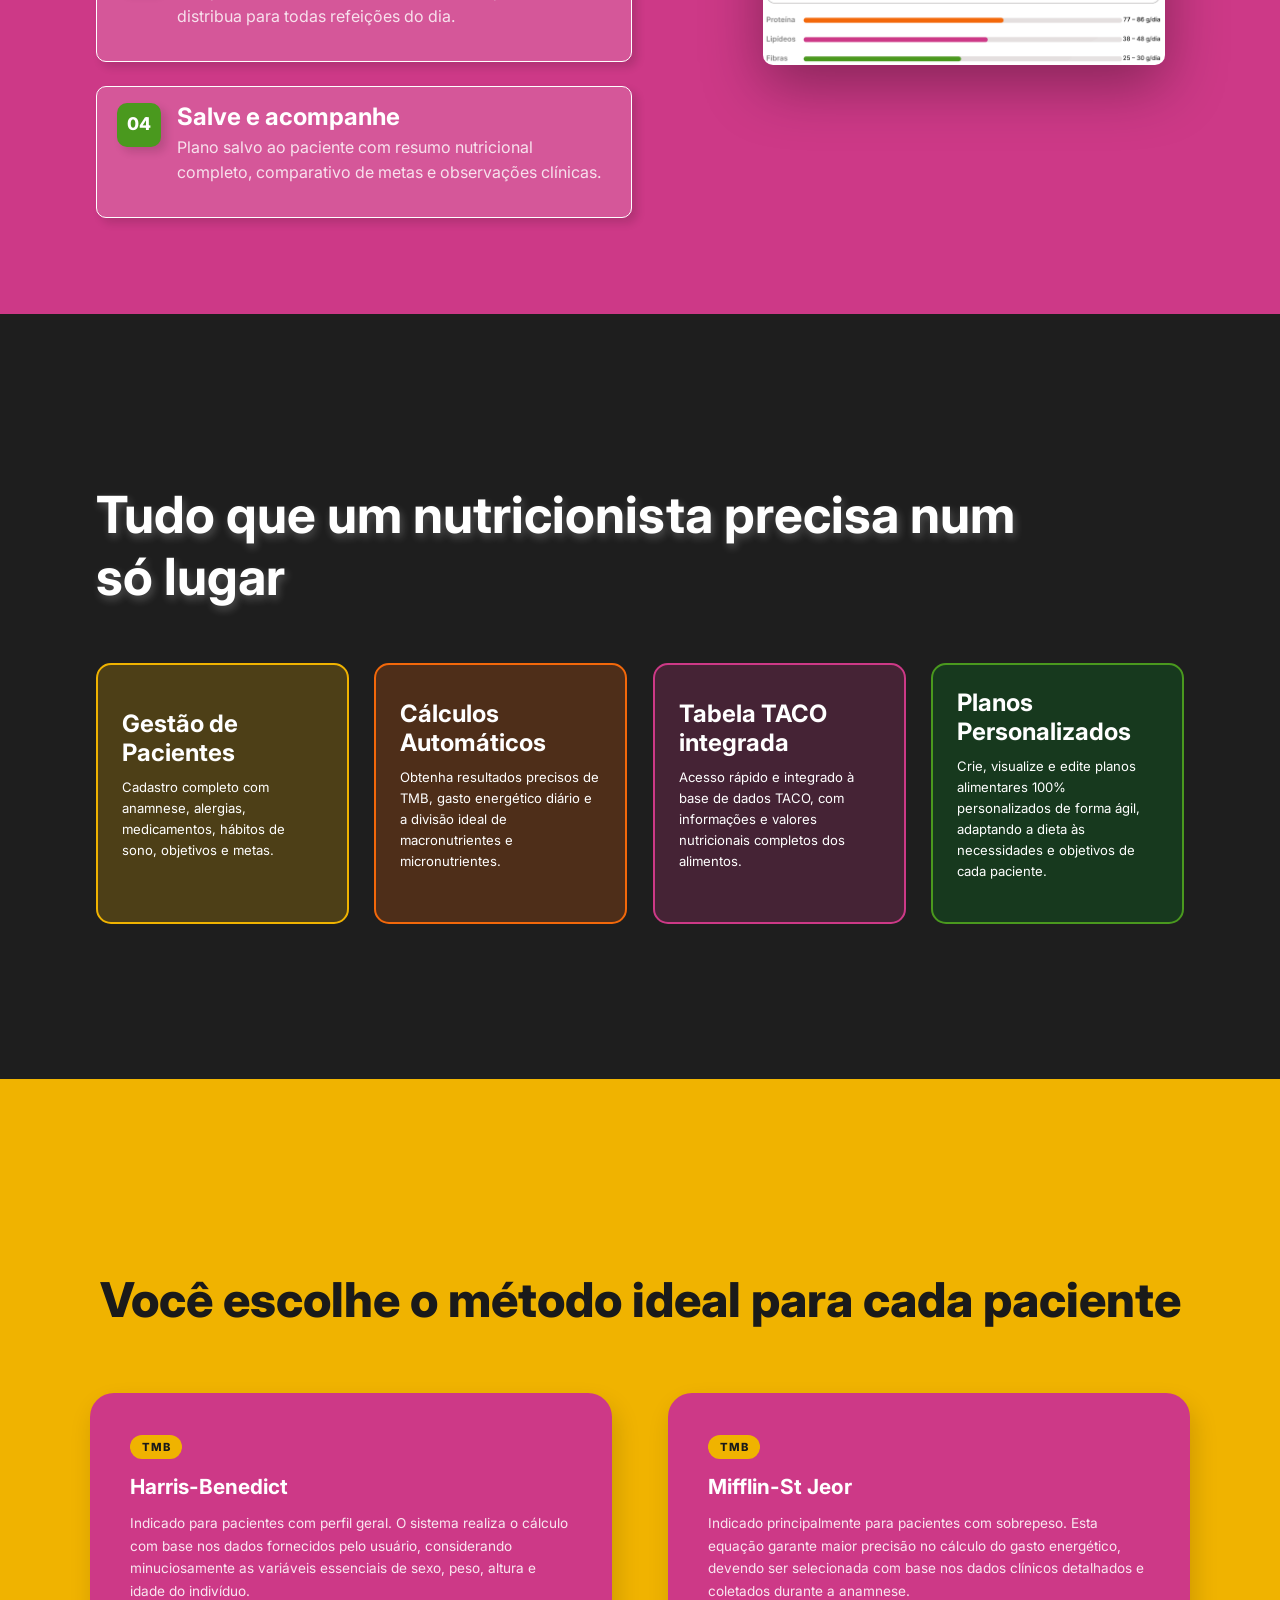
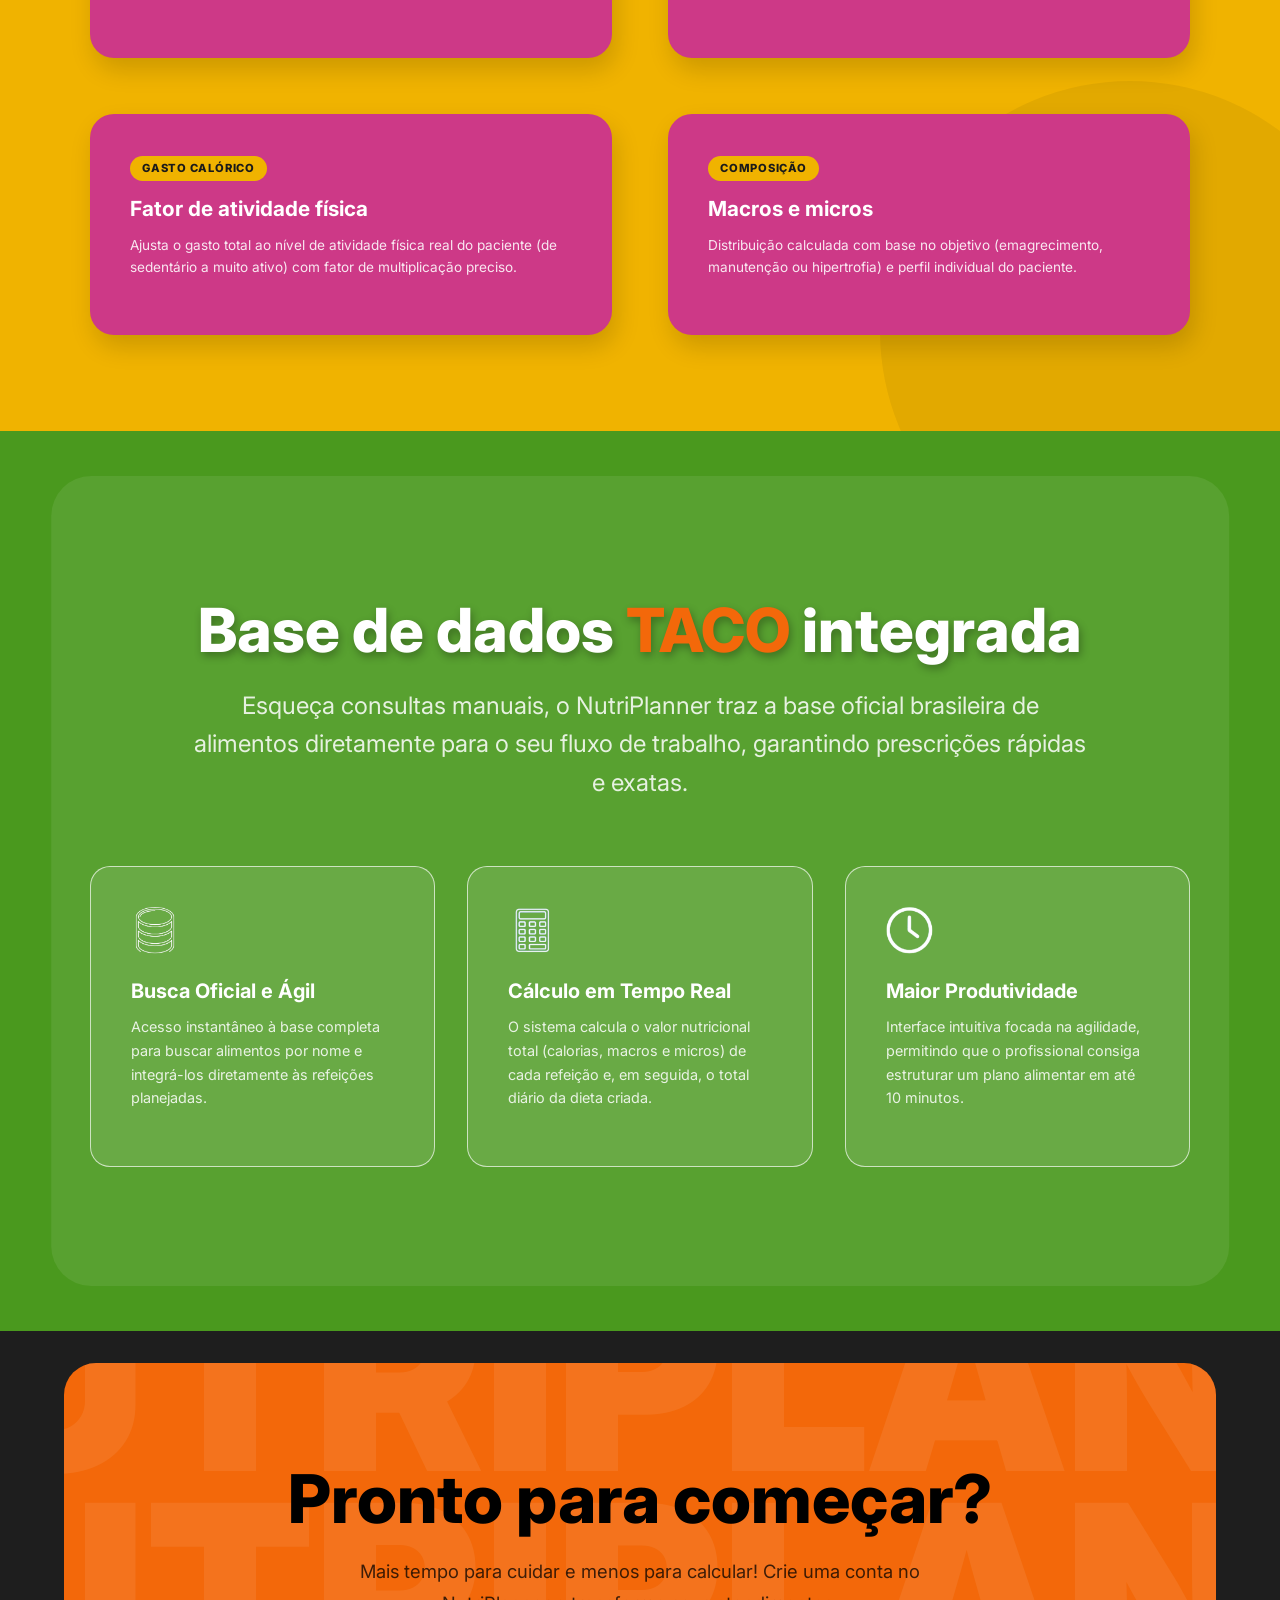
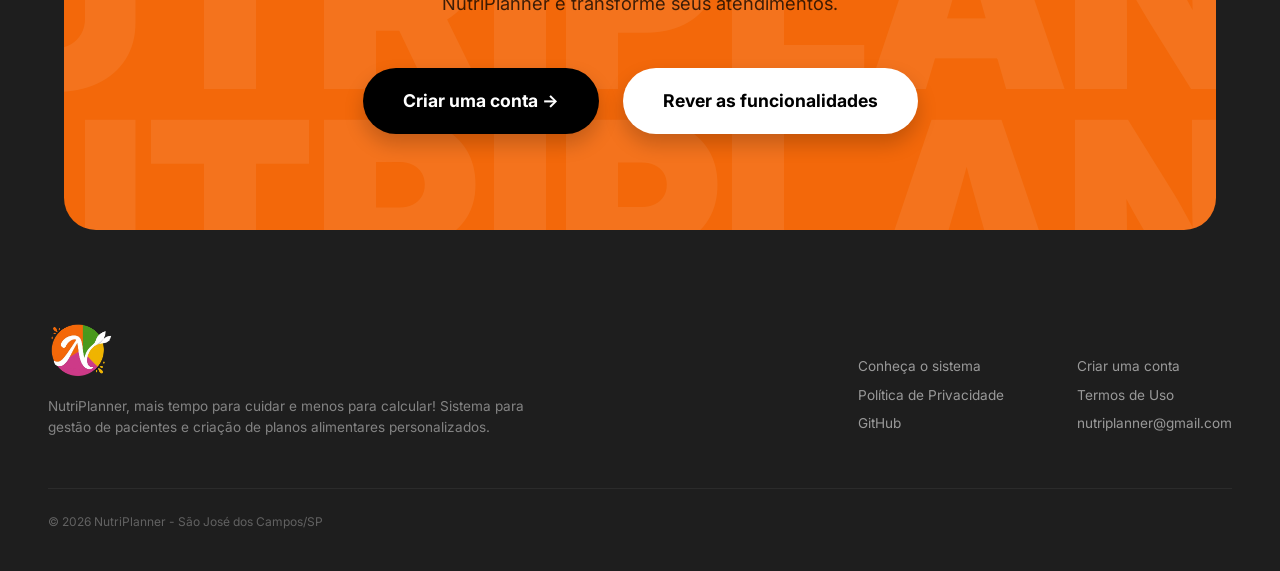
<file: pages/editarpaciente.html>
<!DOCTYPE html>
<html lang="pt-br">

<head>
    <meta charset="UTF-8">
    <meta name="viewport" content="width=device-width, initial-scale=1.0">
    <title>NutriPlanner - Editar paciente</title>
    <link rel="shortcut icon" href="../imagens/favicon.ico" type="image/x-icon">
    <link href="https://cdn.jsdelivr.net/npm/bootstrap@5.3.0/dist/css/bootstrap.min.css" rel="stylesheet">
    <link href="https://fonts.googleapis.com/css2?family=Inter:wght@400;700&display=swap" rel="stylesheet">
    <link rel="stylesheet" href="../css/home.css">
    <link rel="stylesheet" href="../css/cadastros_pacientes.css">
    <link rel="preconnect" href="https://fonts.googleapis.com">
    <link rel="preconnect" href="https://fonts.gstatic.com" crossorigin>
</head>

<body>

    <div id="containersidebar"></div>

    <main class="conteudo-dashboard">

        <header class="cabecalho-dashboard">
            <button class="botao-toggle-sidebar" id="toggleSidebar">☰</button>
            <div class="bloco-boas-vindas">
                <h1>Editar <span class="destaque-nome">paciente</span></h1>
            </div>
            <div class="acoes-cabecalho">
                <a href="home.html" class="botao-voltar">← Voltar</a>
            </div>
        </header>

        <nav class="nav nav-pills indicador-etapas">
            <span class="nav-link etapa concluida"><span class="numero-etapa">✓</span> Dados pessoais</span>
            <span class="nav-link etapa concluida"><span class="numero-etapa">✓</span> Histórico de saúde</span>
            <span class="nav-link etapa concluida"><span class="numero-etapa">✓</span> Antropometria</span>
            <span class="nav-link etapa concluida"><span class="numero-etapa">✓</span> Hábitos e estilo de vida</span>
            <span class="nav-link etapa concluida"><span class="numero-etapa">✓</span> Objetivo e metas</span>
        </nav>

        <form class="d-flex flex-column gap-4" id="formEditarPaciente">

            <div class="card cartao-formulario">
                <div class="card-header">🪪 Dados pessoais</div>
                <div class="card-body">
                    <div class="row g-3">
                        <div class="col-md-4">
                            <label class="form-label">NOME <span class="text-danger">*</span></label>
                            <input type="text" class="form-control" name="nome" value="Helena Vieira" required>
                        </div>
                        <div class="col-md-2">
                            <label class="form-label">DATA DE NASCIMENTO <span class="text-danger">*</span></label>
                            <input type="text" class="form-control" name="data_nasc" value="30/04/2007" required>
                        </div>
                        <div class="col-md-3">
                            <label class="form-label">PROFISSÃO <span class="text-danger">*</span></label>
                            <input type="text" class="form-control" name="profissao" value="Estudante" required>
                        </div>
                        <div class="col-md-3">
                            <label class="form-label">SEXO <span class="text-danger">*</span></label>
                            <select class="form-select" name="sexo" required>
                                <option value="" disabled>Selecione...</option>
                                <option value="F" selected>Feminino</option>
                                <option value="M">Masculino</option>
                                <option value="Outro">Outro</option>
                            </select>
                        </div>

                        <div class="col-md-2">
                            <label class="form-label">GESTANTE <span class="text-danger">*</span></label>
                            <select class="form-select" name="gravidez" required>
                                <option value="" disabled>Selecione...</option>
                                <option value="Sim">Sim</option>
                                <option value="Não" selected>Não</option>
                            </select>
                        </div>
                        <div class="col-md-3">
                            <label class="form-label">TELEFONE <span class="text-danger">*</span></label>
                            <input type="text" class="form-control" name="telefone" value="(12) 99219-6585" required>
                        </div>
                        <div class="col-md-3">
                            <label class="form-label">EMAIL <span class="text-danger">*</span></label>
                            <input type="email" class="form-control" name="email" value="hv.nasc@gmail.com" required>
                        </div>
                        <div class="col-md-2">
                            <label class="form-label">CPF <span class="text-danger">*</span></label>
                            <input type="text" class="form-control" name="cpf" value="51508589870" required>
                        </div>
                        <div class="col-md-2">
                            <label class="form-label">ETNIA <span class="text-danger">*</span></label>
                            <select class="form-select" name="etnia" required>
                                <option value="" disabled>Selecione...</option>
                                <option selected>Branca</option>
                                <option>Preta</option>
                                <option>Parda</option>
                                <option>Amarela</option>
                                <option>Indígena</option>
                            </select>
                        </div>
                    </div>
                </div>
            </div>

            <div class="card cartao-formulario">
                <div class="card-header">⚠️ Histórico de saúde</div>
                <div class="card-body">
                    <div class="row g-3">
                        <div class="col-md-3">
                            <label class="form-label">DOENÇAS DIAGNOSTICADAS <span class="text-danger">*</span></label>
                            <div class="campo-etiquetas" data-campo="doencas">
                                <input type="text" placeholder="Digite e pressione Enter...">
                            </div>
                            <div class="form-text">Deixe em branco se não houver nenhuma doença diagnosticada</div>
                        </div>
                        <div class="col-md-3">
                            <label class="form-label">MEDICAMENTOS CONTÍNUOS <span class="text-danger">*</span></label>
                            <div class="campo-etiquetas" data-campo="medicamentos">
                                <input type="text" placeholder="Digite e pressione Enter...">
                            </div>
                            <div class="form-text">Deixe em branco se não houver nenhum medicamento contínuo</div>
                        </div>
                        <div class="col-md-3">
                            <label class="form-label">ALERGIAS ALIMENTARES <span class="text-danger">*</span></label>
                            <div class="campo-etiquetas" data-campo="alergias">
                                <input type="text" placeholder="Digite e pressione Enter...">
                            </div>
                            <div class="form-text">Deixe em branco se não houver nenhuma alergia alimentar</div>
                        </div>
                        <div class="col-md-3">
                            <label class="form-label">INTOLERÂNCIAS <span class="text-danger">*</span></label>
                            <div class="campo-etiquetas" data-campo="intolerancias">
                                <input type="text" placeholder="Digite e pressione Enter...">
                            </div>
                            <div class="form-text">Deixe em branco se não houver nenhuma intolerância</div>
                        </div>
                    </div>
                </div>
            </div>

            <div class="card cartao-formulario">
                <div class="card-header">📏 Antropometria</div>
                <div class="card-body">
                    <div class="row g-3">
                        <div class="col-md-3">
                            <label class="form-label">PESO (KG) <span class="text-danger">*</span></label>
                            <input type="text" class="form-control" name="peso" value="48" required>
                        </div>
                        <div class="col-md-3">
                            <label class="form-label">ALTURA (CM) <span class="text-danger">*</span></label>
                            <input type="text" class="form-control" name="altura" value="160" required>
                        </div>
                        <div class="col-md-3">
                            <label class="form-label">CIRC. DA CINTURA (CM) <span class="text-danger">*</span></label>
                            <input type="text" class="form-control" name="medida_cintura" value="40" required>
                        </div>
                        <div class="col-md-3">
                            <label class="form-label">MÉTODO DE CÁLCULO TMB <span class="text-danger">*</span></label>
                            <select class="form-select" name="metodo_tmb" required>
                                <option value="" disabled>Selecione...</option>
                                <option selected>Harris-Benedict (padrão geral)</option>
                                <option>Mifflin-St Jeor</option>
                                <option>FAO/OMS</option>
                            </select>
                        </div>
                    </div>
                </div>
            </div>

            <div class="card cartao-formulario">
                <div class="card-header">📐 Avaliação de dobras cutâneas</div>
                <div class="card-body">
                    <div class="row g-3">
                        <div class="col-md-3">
                            <label class="form-label">PEITORAL (MM) <span class="text-danger">*</span></label>
                            <input type="text" class="form-control" name="peitoral" value="8" required>
                        </div>
                        <div class="col-md-3">
                            <label class="form-label">AXILAR MÉDIA (MM) <span class="text-danger">*</span></label>
                            <input type="text" class="form-control" name="axilar_media" value="9" required>
                        </div>
                        <div class="col-md-3">
                            <label class="form-label">TRÍCEPS (MM) <span class="text-danger">*</span></label>
                            <input type="text" class="form-control" name="triceps" value="14" required>
                        </div>
                        <div class="col-md-3">
                            <label class="form-label">SUBESCAPULAR (MM) <span class="text-danger">*</span></label>
                            <input type="text" class="form-control" name="subescapular" value="10" required>
                        </div>
                        <div class="col-md-3">
                            <label class="form-label">ABDÔMEN (MM) <span class="text-danger">*</span></label>
                            <input type="text" class="form-control" name="abdomen" value="16" required>
                        </div>
                        <div class="col-md-3">
                            <label class="form-label">SUPRAILÍACA (MM) <span class="text-danger">*</span></label>
                            <input type="text" class="form-control" name="suprailiaca" value="11" required>
                        </div>
                        <div class="col-md-3">
                            <label class="form-label">COXA (MM) <span class="text-danger">*</span></label>
                            <input type="text" class="form-control" name="coxa" value="18" required>
                        </div>
                    </div>
                </div>
            </div>

            <div class="card cartao-formulario">
                <div class="card-header">🏃 Hábitos e estilo de vida</div>
                <div class="card-body">
                    <div class="row g-3">
                        <div class="col-md-3">
                            <label class="form-label">FREQUÊNCIA INTESTINAL <span class="text-danger">*</span></label>
                            <select class="form-select" name="intestino" required>
                                <option value="" disabled>Selecione...</option>
                                <option selected>1x ao dia (normal)</option>
                                <option>2x ou mais ao dia</option>
                                <option>A cada 2 dias</option>
                                <option>Irregular / Constipação</option>
                            </select>
                        </div>
                        <div class="col-md-3">
                            <label class="form-label">QUALIDADE DO SONO <span class="text-danger">*</span></label>
                            <select class="form-select" name="sono" required>
                                <option value="" disabled>Selecione...</option>
                                <option selected>Excelente (sono reparador)</option>
                                <option>Bom (dorme bem na maioria dos dias)</option>
                                <option>Regular (acorda algumas vezes, sono leve)</option>
                                <option>Ruim (insônia ou sono não reparador)</option>
                            </select>
                        </div>
                        <div class="col-md-3">
                            <label class="form-label">NÍVEL DE ATIVIDADE FÍSICA <span
                                    class="text-danger">*</span></label>
                            <select class="form-select" name="atividade_fisica" required>
                                <option value="" disabled>Selecione...</option>
                                <option selected>Sedentário (não pratica exercícios)</option>
                                <option>Leve (1–2x por semana)</option>
                                <option>Moderado (3–4x por semana)</option>
                                <option>Intenso (5–6x por semana)</option>
                            </select>
                        </div>
                        <div class="col-md-3">
                            <label class="form-label">CONSUMO DIÁRIO DE ÁGUA <span class="text-danger">*</span></label>
                            <select class="form-select" name="consumo_agua" required>
                                <option value="" disabled>Selecione...</option>
                                <option selected>Entre 500 ml e 1 L/dia</option>
                                <option>Entre 1 L e 1,5 L/dia</option>
                                <option>Entre 1,5 L e 2 L/dia</option>
                                <option>Entre 2 L e 3 L/dia</option>
                            </select>
                        </div>
                        <div class="col-md-6">
                            <label class="form-label">FREQUÊNCIA DE CONSUMO DE ÁLCOOL <span
                                    class="text-danger">*</span></label>
                            <select class="form-select" name="alcool" required>
                                <option value="" disabled>Selecione...</option>
                                <option selected>Não consome</option>
                                <option>Ex-consumidor</option>
                                <option>Raramente (1x/mês ou menos)</option>
                                <option>Socialmente (2–4x/mês)</option>
                                <option>Semanal</option>
                                <option>Diário</option>
                            </select>
                        </div>
                    </div>
                </div>
            </div>

            <div class="card cartao-formulario">
                <div class="card-header">🎯 Objetivos e metas</div>
                <div class="card-body">
                    <div class="row g-3">
                        <div class="col-md-3">
                            <label class="form-label">OBJETIVO PRINCIPAL <span class="text-danger">*</span></label>
                            <select class="form-select" name="objetivo" required>
                                <option value="" disabled>Selecione...</option>
                                <option>Emagrecimento</option>
                                <option>Hipertrofia (ganho de massa)</option>
                                <option selected>Manutenção</option>
                            </select>
                        </div>
                        <div class="col-md-3">
                            <label class="form-label">META 1 <span class="text-danger">*</span></label>
                            <input type="text" class="form-control" name="meta_1" value="Acompanhamento alimentar"
                                required>
                        </div>
                        <div class="col-md-3">
                            <label class="form-label">META 2</label>
                            <input type="text" class="form-control" name="meta_2" placeholder="Opcional">
                        </div>
                        <div class="col-md-3">
                            <label class="form-label">META 3</label>
                            <input type="text" class="form-control" name="meta_3" placeholder="Opcional">
                        </div>
                        <div class="col-12">
                            <label class="form-label">OBSERVAÇÕES ADICIONAIS</label>
                            <textarea class="form-control" name="observacoes" rows="3"
                                placeholder="Informações julgadas relevantes para o perfil do paciente"></textarea>
                        </div>
                    </div>
                </div>
            </div>

            <div class="d-flex justify-content-end">
                <button type="submit" class="botao-salvar-paciente">✓ Salvar Edições</button>
            </div>

        </form>

    </main>

    <script src="../js/dashboard.js"></script>
    <script src="../js/formularios.js"></script>
    <script>
        if (!localStorage.getItem('nutriplanner_current_user')) {
            window.location.href = '../index.html';
        }
        const pacienteNome = localStorage.getItem('nutriplanner_selected_patient_name') || 'Helena Vieira';

        
        const pacientes = JSON.parse(localStorage.getItem('nutriplanner_pacientes')) || [];
        let p = pacientes.find(item => item.nome.toLowerCase() === pacienteNome.toLowerCase());

        if (!p) {
            
            const mocks = {
                'helena vieira': {
                    nome: 'Helena Vieira',
                    data_nasc: '30/04/2007',
                    profissao: 'Estudante',
                    sexo: 'F',
                    gravidez: 'Não',
                    telefone: '(12) 99219-6585',
                    email: 'helena.vieira@gmail.com',
                    cpf: '123.456.789-00',
                    etnia: 'Branca',
                    objetivo: 'Manutenção',
                    meta_1: 'Acompanhamento nutricional',
                    peso: 48,
                    altura: 157,
                    medida_cintura: 60,
                    metodo_tmb: 'Harris-Benedict',
                    doencas: [], medicamentos: [], alergias: [], intolerancias: [],
                    peitoral: 8, axilar_media: 9, triceps: 14, subescapular: 10, abdomen: 16, suprailiaca: 11, coxa: 18,
                    intestino: '1x ao dia (normal)', sono: 'Excelente (dorme rápido)', atividade_fisica: 'Moderada', consumo_agua: '500 ml – 1 L/dia', alcool: 'Não consome'
                },
                'maria clara pastor': {
                    nome: 'Maria Clara Pastor',
                    data_nasc: '12/08/1995',
                    profissao: 'Advogada',
                    sexo: 'F',
                    gravidez: 'Não',
                    telefone: '(11) 98888-7777',
                    email: 'maria@gmail.com',
                    cpf: '234.567.890-11',
                    etnia: 'Parda',
                    objetivo: 'Hipertrofia',
                    meta_1: 'Ganho de massa magra',
                    peso: 62,
                    altura: 168,
                    medida_cintura: 70,
                    metodo_tmb: 'Harris-Benedict',
                    doencas: [], medicamentos: [], alergias: [], intolerancias: [],
                    peitoral: 10, axilar_media: 12, triceps: 16, subescapular: 14, abdomen: 20, suprailiaca: 15, coxa: 22,
                    intestino: 'Normal', sono: 'Bom', atividade_fisica: 'Intensa', consumo_agua: '2 L/dia', alcool: 'Socialmente'
                },
                'camila ribeiro': {
                    nome: 'Camila Ribeiro',
                    data_nasc: '04/11/1988',
                    profissao: 'Arquiteta',
                    sexo: 'F',
                    gravidez: 'Não',
                    telefone: '(21) 97777-6666',
                    email: 'camila@gmail.com',
                    cpf: '345.678.901-22',
                    etnia: 'Branca',
                    objetivo: 'Emagrecimento',
                    meta_1: 'Redução de percentual de gordura',
                    peso: 75,
                    altura: 162,
                    medida_cintura: 85,
                    metodo_tmb: 'Harris-Benedict',
                    doencas: [], medicamentos: [], alergias: [], intolerancias: [],
                    peitoral: 18, axilar_media: 22, triceps: 24, subescapular: 26, abdomen: 32, suprailiaca: 28, coxa: 34,
                    intestino: 'Lento', sono: 'Regular', atividade_fisica: 'Leve', consumo_agua: '1.5 L/dia', alcool: 'Raramente'
                }
            };
            p = mocks[pacienteNome.toLowerCase()] || mocks['helena vieira'];
        }

        
        let tagsIniciais = {
            doencas: ['Não se aplica'],
            medicamentos: ['Não se aplica'],
            alergias: ['Não se aplica'],
            intolerancias: ['Não se aplica']
        };

        if (p) {
            tagsIniciais = {
                doencas: p.doencas || [],
                medicamentos: p.medicamentos || [],
                alergias: p.alergias || [],
                intolerancias: p.intolerancias || []
            };

            
            const form = document.getElementById('formEditarPaciente');
            if (form) {
                form.querySelector('[name="nome"]').value = p.nome;
                form.querySelector('[name="data_nasc"]').value = p.data_nasc;
                form.querySelector('[name="profissao"]').value = p.profissao || '';
                form.querySelector('[name="sexo"]').value = p.sexo || '';
                form.querySelector('[name="gravidez"]').value = p.gravidez || '';
                form.querySelector('[name="telefone"]').value = p.telefone || '';
                form.querySelector('[name="email"]').value = p.email || '';
                form.querySelector('[name="cpf"]').value = p.cpf || '';
                form.querySelector('[name="etnia"]').value = p.etnia || '';

                form.querySelector('[name="peso"]').value = p.peso || '';
                form.querySelector('[name="altura"]').value = p.altura || '';
                form.querySelector('[name="medida_cintura"]').value = p.medida_cintura || '';
                form.querySelector('[name="metodo_tmb"]').value = p.metodo_tmb || '';

                form.querySelector('[name="peitoral"]').value = p.peitoral || '';
                form.querySelector('[name="axilar_media"]').value = p.axilar_media || '';
                form.querySelector('[name="triceps"]').value = p.triceps || '';
                form.querySelector('[name="subescapular"]').value = p.subescapular || '';
                form.querySelector('[name="abdomen"]').value = p.abdomen || '';
                form.querySelector('[name="suprailiaca"]').value = p.suprailiaca || '';
                form.querySelector('[name="coxa"]').value = p.coxa || '';

                form.querySelector('[name="intestino"]').value = p.intestino || '';
                form.querySelector('[name="sono"]').value = p.sono || '';
                form.querySelector('[name="atividade_fisica"]').value = p.atividade_fisica || '';
                form.querySelector('[name="consumo_agua"]').value = p.consumo_agua || '';
                form.querySelector('[name="alcool"]').value = p.alcool || '';

                form.querySelector('[name="objetivo"]').value = p.objetivo || 'Manutenção';
                form.querySelector('[name="meta_1"]').value = p.meta_1 || '';
                form.querySelector('[name="meta_2"]').value = p.meta_2 || '';
                form.querySelector('[name="meta_3"]').value = p.meta_3 || '';
                form.querySelector('[name="observacoes"]').value = p.observacoes || '';
            }
        }

        function createTag(campo, input, valor) {
            const tag = document.createElement('span');
            tag.className = 'etiqueta-removivel';
            tag.innerHTML = `${valor} <button type="button" class="botao-remover-etiqueta">×</button>`;
            campo.insertBefore(tag, input);
            tag.querySelector('.botao-remover-etiqueta').addEventListener('click', () => tag.remove());
        }

        function initTagsLocal(initialTags = {}) {
            document.querySelectorAll('.campo-etiquetas').forEach((campo) => {
                const input = campo.querySelector('input');
                if (!input) return;
                
                const campoNome = campo.dataset.campo;

                
                if (campoNome && initialTags[campoNome]) {
                    initialTags[campoNome].forEach((valor) => {
                        createTag(campo, input, valor);
                    });
                }

                
                input.addEventListener('keydown', (evento) => {
                    if (evento.key === 'Enter') {
                        evento.preventDefault();
                        const valor = input.value.trim();
                        if (valor !== '') {
                            createTag(campo, input, valor);
                            input.value = '';
                        }
                    }
                });
            });
        }

        initTagsLocal(tagsIniciais);

        
        document.getElementById('formEditarPaciente').addEventListener('submit', (e) => {
            e.preventDefault();

            const form = e.target;
            const formData = new FormData(form);

            
            const getTagsFromField = (campoName) => {
                const tags = [];
                document.querySelectorAll(`.campo-etiquetas[data-campo="${campoName}"] .etiqueta-removivel`).forEach(tag => {
                    const text = tag.textContent.replace('×', '').trim();
                    tags.push(text);
                });
                return tags;
            };

            const peso = parseFloat(formData.get('peso')) || 0;
            const altura = parseFloat(formData.get('altura')) || 0;
            
            
            let imc = '—';
            if (peso > 0 && altura > 0) {
                const alturaMetros = altura / 100;
                imc = (peso / (alturaMetros * alturaMetros)).toFixed(1);
            }

            
            let kcal = 1600;
            if (peso > 0) {
                const sexo = formData.get('sexo') || 'F';
                if (sexo === 'F') {
                    kcal = Math.round(10 * peso + 6.25 * (altura || 160) - 150);
                } else {
                    kcal = Math.round(10 * peso + 6.25 * (altura || 175) + 5);
                }
            }

            
            let idx = pacientes.findIndex(item => item.nome.toLowerCase() === pacienteNome.toLowerCase());

            const pacienteEditado = {
                id: idx !== -1 ? pacientes[idx].id : ('paciente-' + Date.now()),
                nome: formData.get('nome').trim(),
                data_nasc: formData.get('data_nasc').trim(),
                profissao: formData.get('profissao') || '',
                sexo: formData.get('sexo') || '',
                gravidez: formData.get('gravidez') || '',
                telefone: formData.get('telefone') || '',
                email: formData.get('email') || '',
                cpf: formData.get('cpf') || '',
                etnia: formData.get('etnia') || '',
                doencas: getTagsFromField('doencas'),
                medicamentos: getTagsFromField('medicamentos'),
                alergias: getTagsFromField('alergias'),
                intolerancias: getTagsFromField('intolerancias'),
                peso: peso,
                altura: altura,
                medida_cintura: parseFloat(formData.get('medida_cintura')) || 0,
                metodo_tmb: formData.get('metodo_tmb') || '',
                peitoral: parseFloat(formData.get('peitoral')) || 0,
                axilar_media: parseFloat(formData.get('axilar_media')) || 0,
                triceps: parseFloat(formData.get('triceps')) || 0,
                subescapular: parseFloat(formData.get('subescapular')) || 0,
                abdomen: parseFloat(formData.get('abdomen')) || 0,
                suprailiaca: parseFloat(formData.get('suprailiaca')) || 0,
                coxa: parseFloat(formData.get('coxa')) || 0,
                intestino: formData.get('intestino') || '',
                sono: formData.get('sono') || '',
                atividade_fisica: formData.get('atividade_fisica') || '',
                consumo_agua: formData.get('consumo_agua') || '',
                alcool: formData.get('alcool') || '',
                objetivo: formData.get('objetivo') || 'Manutenção',
                meta_1: formData.get('meta_1').trim(),
                meta_2: formData.get('meta_2') || '',
                meta_3: formData.get('meta_3') || '',
                observacoes: formData.get('observacoes') || '',
                imc: imc,
                kcal: kcal,
                planoAtivo: idx !== -1 ? (pacientes[idx].planoAtivo || false) : (pacienteNome.toLowerCase() === 'helena vieira')
            };

            if (idx !== -1) {
                pacientes[idx] = pacienteEditado;
            } else {
                pacientes.push(pacienteEditado);
            }

            localStorage.setItem('nutriplanner_pacientes', JSON.stringify(pacientes));
            localStorage.setItem('nutriplanner_selected_patient_name', pacienteEditado.nome);

            alert('Edições salvas com sucesso!');
            window.location.href = 'verpaciente.html';
        });


        
        const etapas = document.querySelectorAll('.indicador-etapas .etapa');
        const cards = document.querySelectorAll('.cartao-formulario');
        const steps = [
            [cards[0]], 
            [cards[1]], 
            [cards[2], cards[3]], 
            [cards[4]], 
            [cards[5]]  
        ];

        const showStep = (stepIndex) => {
            steps.forEach((stepCards, idx) => {
                const show = idx === stepIndex;
                stepCards.forEach(card => {
                    if (card) card.style.display = show ? 'flex' : 'none';
                });
            });

            etapas.forEach((etapa, idx) => {
                etapa.className = 'nav-link etapa';
                const badge = etapa.querySelector('.numero-etapa');
                if (idx < stepIndex) {
                    etapa.classList.add('concluida');
                    if (badge) badge.textContent = '✓';
                } else if (idx === stepIndex) {
                    etapa.classList.add('atual');
                    if (badge) badge.textContent = String(idx + 1);
                } else {
                    if (badge) badge.textContent = String(idx + 1);
                }
            });

            
            const saveBtnContainer = document.querySelector('.botao-salvar-paciente').parentNode;
            if (saveBtnContainer) {
                saveBtnContainer.style.display = (stepIndex === 4) ? 'flex' : 'none';
            }
        };

        etapas.forEach((etapa, idx) => {
            etapa.style.cursor = 'pointer';
            etapa.addEventListener('click', () => showStep(idx));
        });

        
        showStep(0);
    </script>

</body>

</html>
</file>
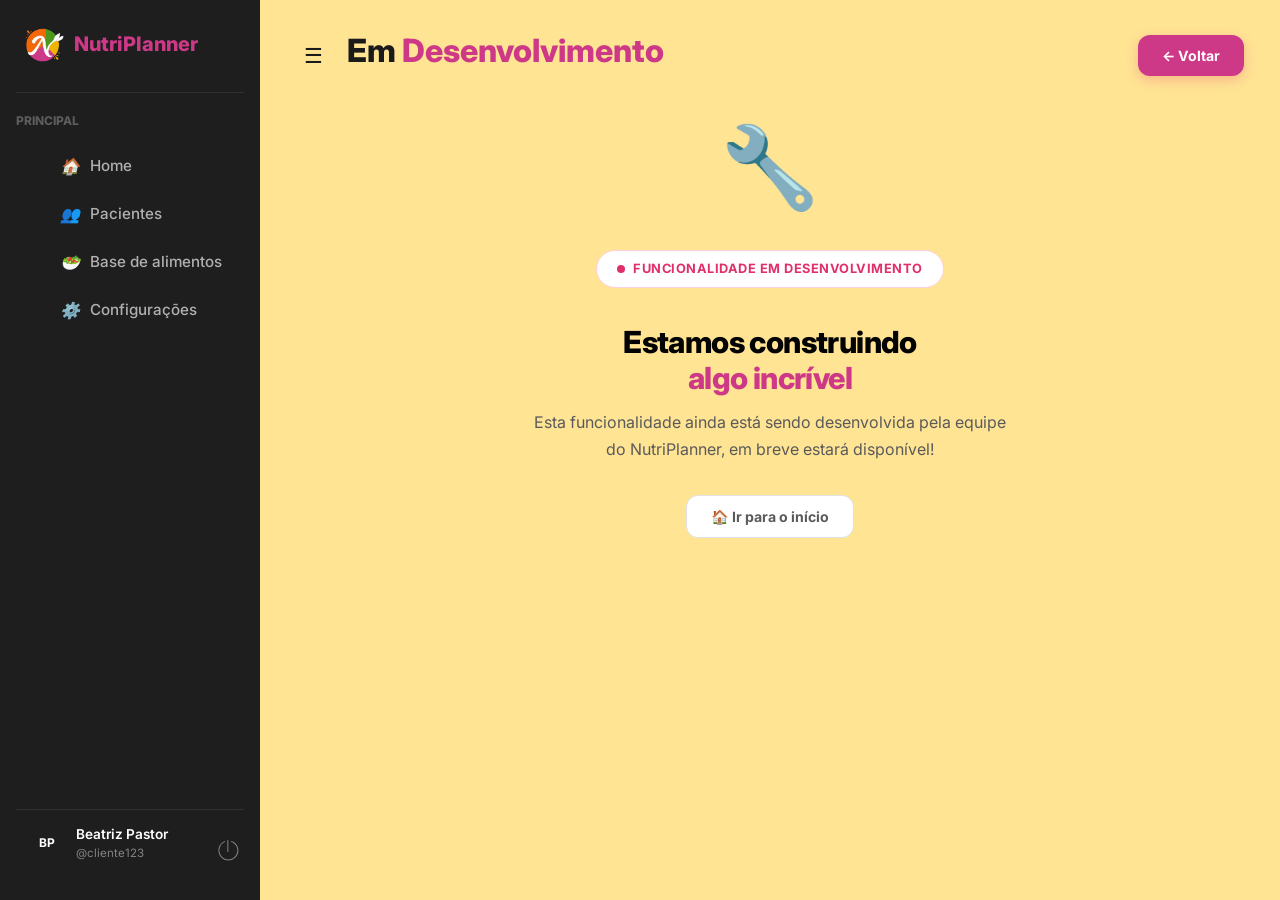
<file: pages/emdesenvolvimento.html>
<!DOCTYPE html>
<html lang="pt-br">

<head>
    <meta charset="UTF-8">
    <meta name="viewport" content="width=device-width, initial-scale=1.0">
    <title>NutriPlanner – Em Desenvolvimento</title>
    <meta name="description" content="Funcionalidade em desenvolvimento no NutriPlanner.">
    <link rel="shortcut icon" href="../imagens/favicon.ico" type="image/x-icon">
    <link href="https://cdn.jsdelivr.net/npm/bootstrap@5.3.0/dist/css/bootstrap.min.css" rel="stylesheet">
    <link rel="preconnect" href="https://fonts.googleapis.com">
    <link rel="preconnect" href="https://fonts.gstatic.com" crossorigin>
    <link href="https://fonts.googleapis.com/css2?family=Inter:wght@400;600;700;800&display=swap" rel="stylesheet">
    <link rel="stylesheet" href="../css/home.css">
    <link rel="stylesheet" href="../css/emdesenvolvimento.css">

</head>

<body>

    <div id="containersidebar"></div>

    <main class="conteudo-dashboard">

        <header class="cabecalho-dashboard">
            <button class="botao-toggle-sidebar" id="toggleSidebar">☰</button>
            <div class="bloco-boas-vindas">
                <h1>Em <span class="destaque-nome">Desenvolvimento</span></h1>
            </div>
            <div class="acoes-cabecalho d-flex align-items-center gap-2">
                <button class="btn botao-voltar-dev" onclick="history.back()">← Voltar</button>
            </div>
        </header>

        <div class="secao-em-dev">

            <div class="icone-dev">🔧</div>

            <div class="etiqueta-dev">FUNCIONALIDADE EM DESENVOLVIMENTO</div>

            <h2 class="titulo-dev">Estamos construindo<br><span>algo incrível</span></h2>

            <p class="descricao-dev">
                Esta funcionalidade ainda está sendo desenvolvida pela equipe do NutriPlanner, em breve estará disponível!
            </p>

            <div class="botoes-dev">
                <a href="home.html" class="btn botao-inicio-dev">🏠 Ir para o início</a>
            </div>

    </main>

    <script src="../js/dashboard.js"></script>
</body>

</html>
</file>
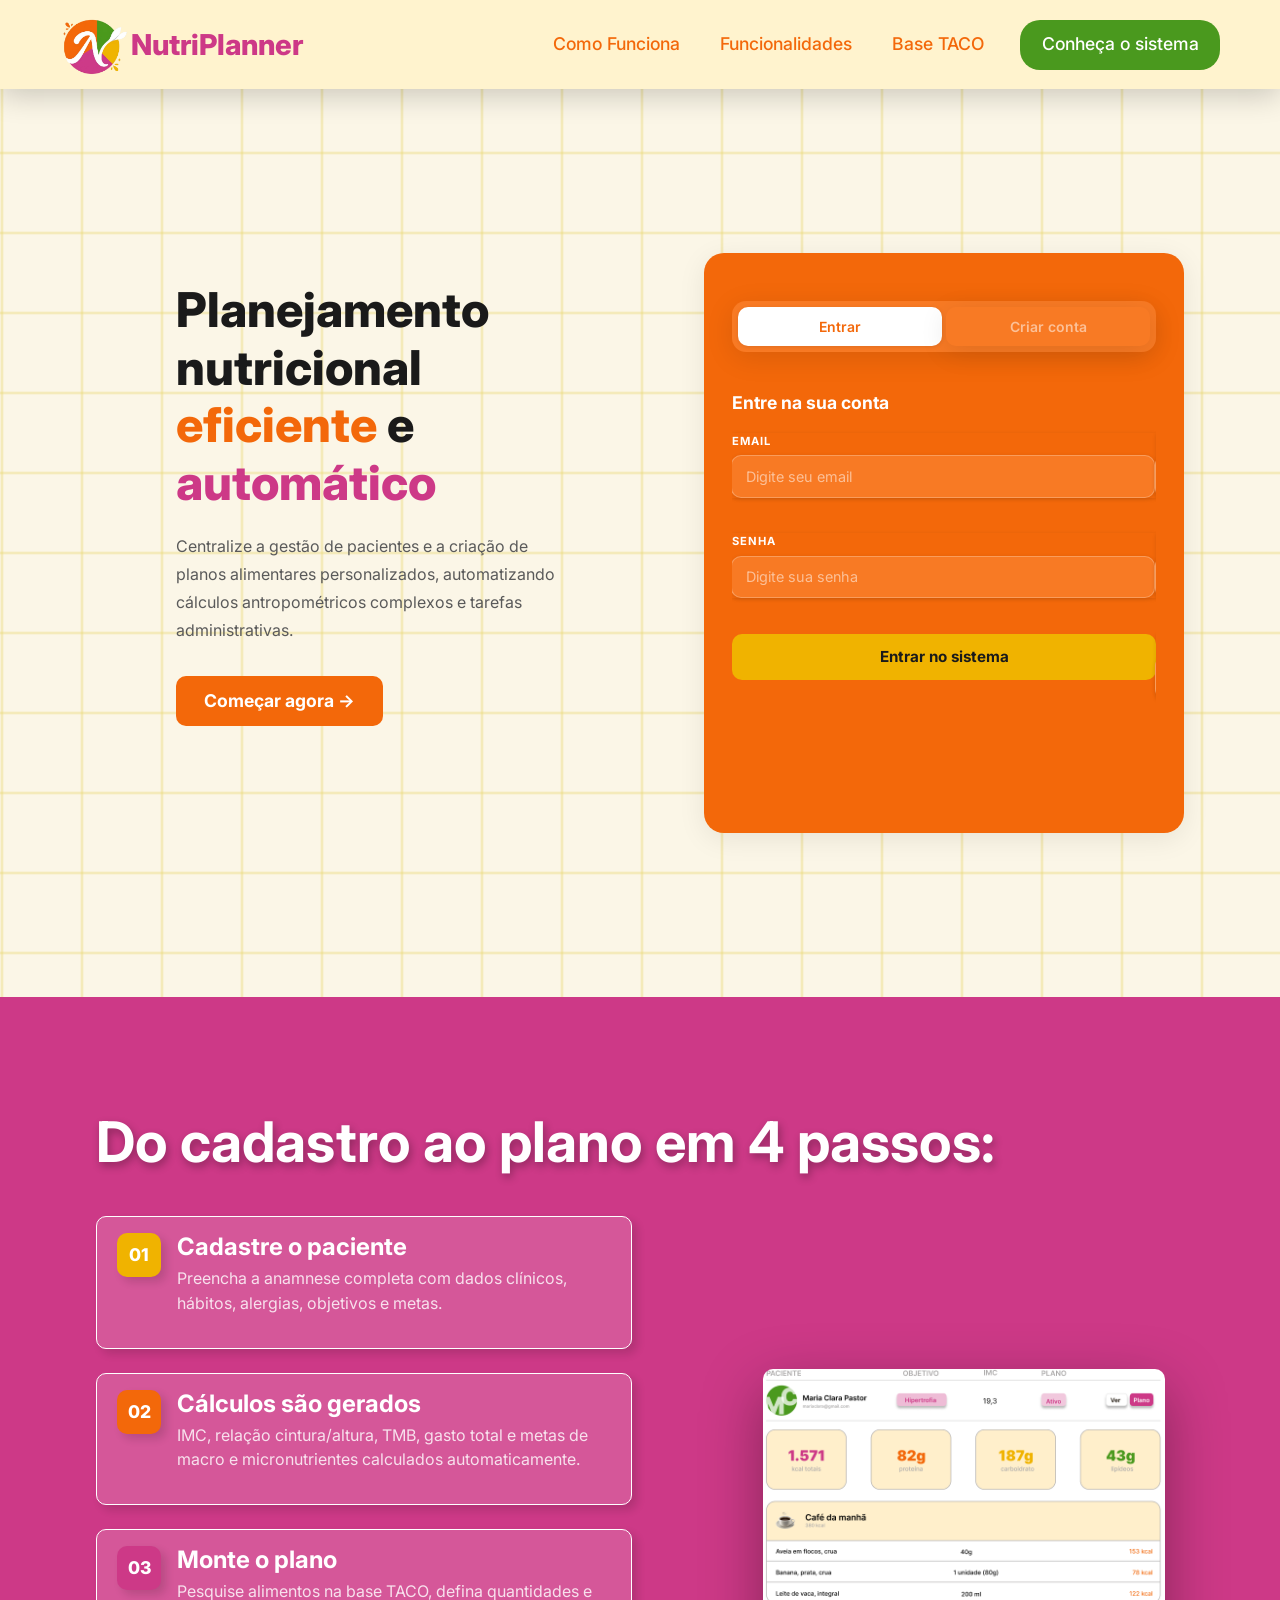
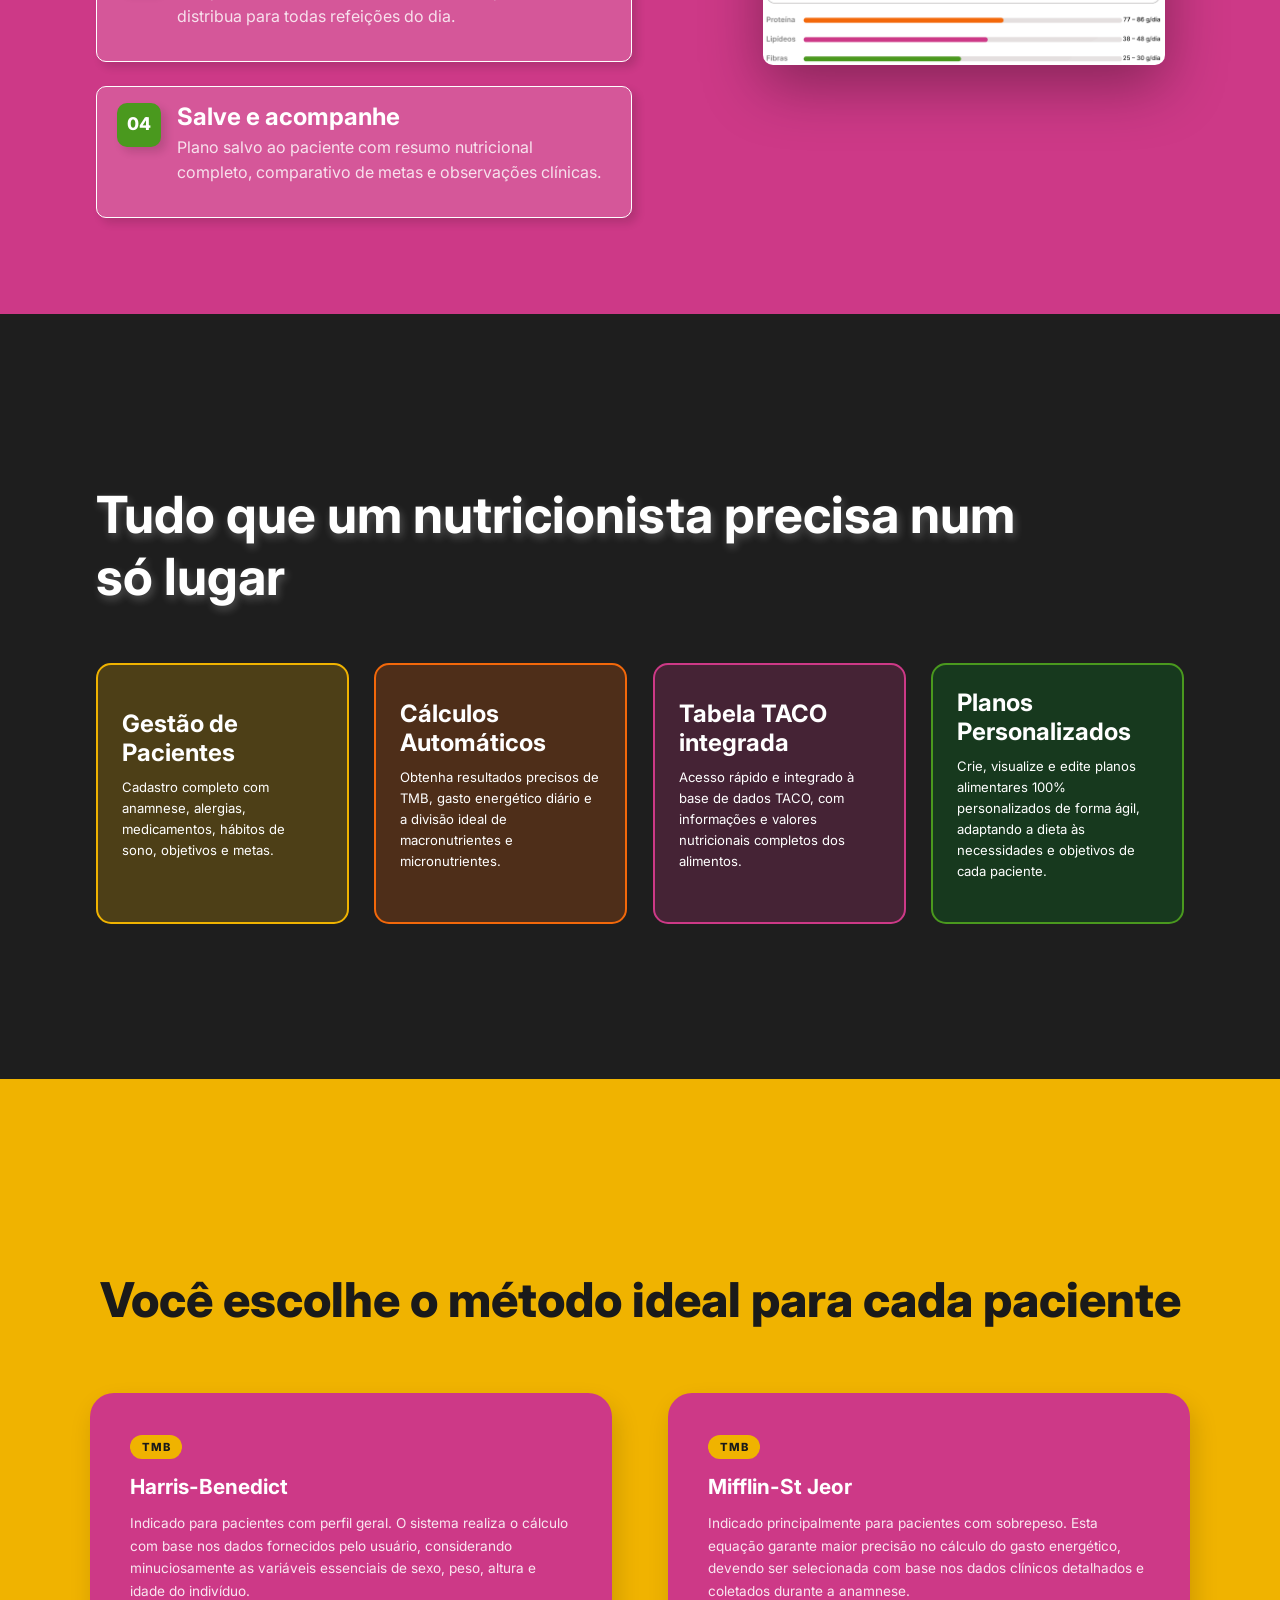
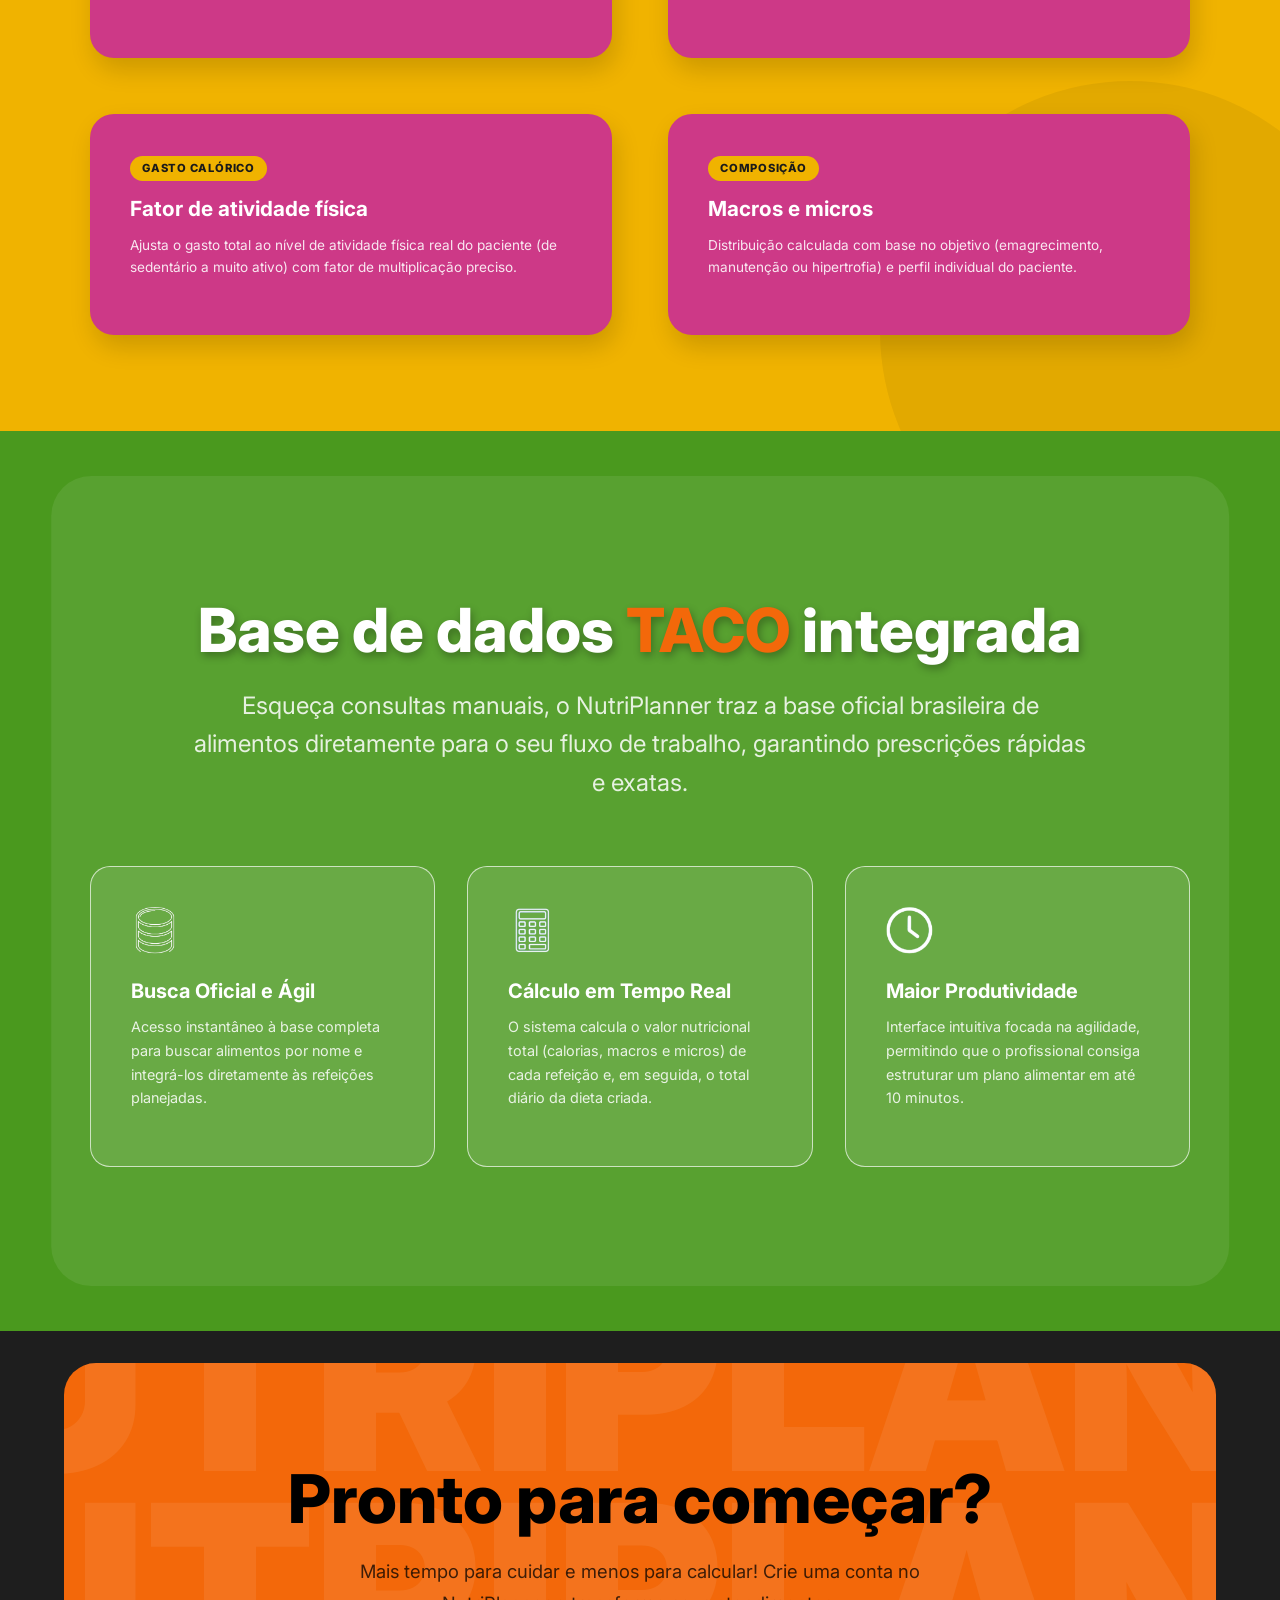
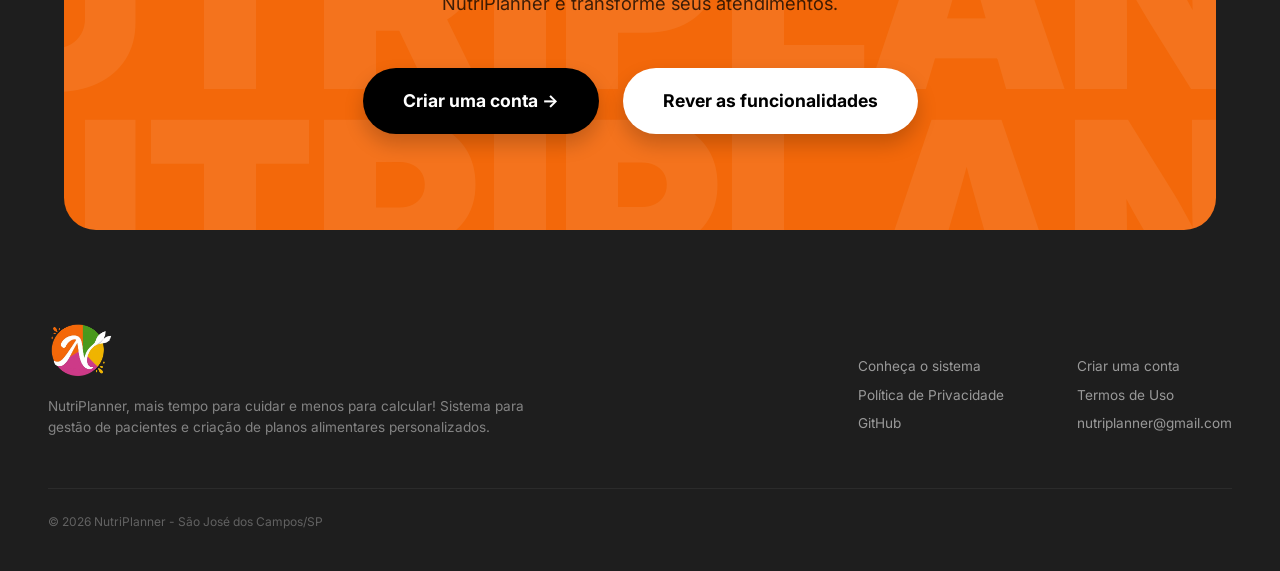
<file: pages/home.html>
<!DOCTYPE html>
<html lang="pt-br">

<head>
    <meta charset="UTF-8">
    <meta name="viewport" content="width=device-width, initial-scale=1.0">
    <title>NutriPlanner - Home</title>
    <link rel="shortcut icon" href="../imagens/favicon.ico" type="image/x-icon">
    <link href="https://cdn.jsdelivr.net/npm/bootstrap@5.3.0/dist/css/bootstrap.min.css" rel="stylesheet">
    <link href="https://fonts.googleapis.com/css2?family=Inter:wght@400;700&display=swap" rel="stylesheet">
    <link rel="stylesheet" href="../css/home.css">
    <link rel="preconnect" href="https://fonts.googleapis.com">
    <link rel="preconnect" href="https://fonts.gstatic.com" crossorigin>
</head>

<body>

    <div id="containersidebar"></div>

    <main class="conteudo-dashboard">

        <header class="cabecalho-dashboard">
            <button class="botao-toggle-sidebar" id="toggleSidebar">☰</button>
            <div class="bloco-boas-vindas">
                <span class="data-atual"></span>
                <h1>Olá, <span class="destaque-nome">Beatriz!</span></h1>
            </div>
            <div class="acoes-cabecalho">
                <button class="botao-novoalimento">+ Novo alimento</button>
                <button class="botao-novopaciente">+ Novo paciente</button>
            </div>
        </header>

        <div class="grade-dashboard">

            <section class="secao-pacientes">

                <div class="cabecalho-secao">
                    <div class="titulo-secao">
                        <h2>Pacientes</h2>
                        <span>12 cadastrados - 3 sem plano</span>
                    </div>
                    <div class="barra-busca">
                        <input type="text" placeholder="🔍 Buscar por nome...">
                    </div>
                </div>

                <div class="container-tabela">
                    <table class="tabela-pacientes">
                        <thead>
                            <tr>
                                <th>PACIENTE</th>
                                <th>OBJETIVO</th>
                                <th>IMC</th>
                                <th>PLANO</th>
                                <th>AÇÕES</th>
                            </tr>
                        </thead>
                        <tbody>

                            <tr>
                                <td>
                                    <div class="perfil-paciente">
                                        <div class="avatar-iniciais avatar-hv">HV</div>
                                        <div class="dados-paciente">
                                            <strong>Helena Vieira</strong>
                                            <span>hv.nasc@gmail.com</span>
                                        </div>
                                    </div>
                                </td>
                                <td><span class="etiqueta-objetivo etiqueta-manutencao">Manutenção</span></td>
                                <td>18,2</td>
                                <td><span class="status-ativo">Ativo</span></td>
                                <td>
                                    <div class="acoes-linha">
                                        <button class="botao-texto">Ver</button>
                                        <button class="botao-tabela botao-ver-plano">Plano</button>
                                    </div>
                                </td>
                            </tr>

                            <tr>
                                <td>
                                    <div class="perfil-paciente">
                                        <div class="avatar-iniciais avatar-mc">MC</div>
                                        <div class="dados-paciente">
                                            <strong>Maria Clara Pastor</strong>
                                            <span>maria@gmail.com</span>
                                        </div>
                                    </div>
                                </td>
                                <td><span class="etiqueta-objetivo etiqueta-hipertrofia">Hipertrofia</span></td>
                                <td>18,2</td>
                                <td><span class="status-ativo">Ativo</span></td>
                                <td>
                                    <div class="acoes-linha">
                                        <button class="botao-texto">Ver</button>
                                        <button class="botao-tabela botao-ver-plano">Plano</button>
                                    </div>
                                </td>
                            </tr>

                            <tr>
                                <td>
                                    <div class="perfil-paciente">
                                        <div class="avatar-iniciais avatar-cr">CR</div>
                                        <div class="dados-paciente">
                                            <strong>Camila Ribeiro</strong>
                                            <span>camila@gmail.com</span>
                                        </div>
                                    </div>
                                </td>
                                <td><span class="etiqueta-objetivo etiqueta-emagrecimento">Emagrecimento</span></td>
                                <td>20,4</td>
                                <td><span class="status-sem-plano">Sem plano</span></td>
                                <td>
                                    <div class="acoes-linha">
                                        <button class="botao-texto">Ver</button>
                                        <button class="botao-tabela botao-criar-plano">Criar</button>
                                    </div>
                                </td>
                            </tr>

                            <tr>
                                <td>
                                    <div class="perfil-paciente">
                                        <div class="avatar-iniciais avatar-hv2">HV</div>
                                        <div class="dados-paciente">
                                            <strong>Helena Vieira</strong>
                                            <span>hv.nasc@gmail.com</span>
                                        </div>
                                    </div>
                                </td>
                                <td><span class="etiqueta-objetivo etiqueta-manutencao">Manutenção</span></td>
                                <td>18,2</td>
                                <td><span class="status-ativo">Ativo</span></td>
                                <td>
                                    <div class="acoes-linha">
                                        <button class="botao-texto">Ver</button>
                                        <button class="botao-tabela botao-ver-plano">Plano</button>
                                    </div>
                                </td>
                            </tr>

                            <tr>
                                <td>
                                    <div class="perfil-paciente">
                                        <div class="avatar-iniciais avatar-mc2">MC</div>
                                        <div class="dados-paciente">
                                            <strong>Maria Clara Pastor</strong>
                                            <span>maria@gmail.com</span>
                                        </div>
                                    </div>
                                </td>
                                <td><span class="etiqueta-objetivo etiqueta-hipertrofia">Hipertrofia</span></td>
                                <td>18,2</td>
                                <td><span class="status-ativo">Ativo</span></td>
                                <td>
                                    <div class="acoes-linha">
                                        <button class="botao-texto">Ver</button>
                                        <button class="botao-tabela botao-ver-plano">Plano</button>
                                    </div>
                                </td>
                            </tr>

                            <tr>
                                <td>
                                    <div class="perfil-paciente">
                                        <div class="avatar-iniciais avatar-cr2">CR</div>
                                        <div class="dados-paciente">
                                            <strong>Camila Ribeiro</strong>
                                            <span>camila@gmail.com</span>
                                        </div>
                                    </div>
                                </td>
                                <td><span class="etiqueta-objetivo etiqueta-emagrecimento">Emagrecimento</span></td>
                                <td>20,4</td>
                                <td><span class="status-sem-plano">Sem plano</span></td>
                                <td>
                                    <div class="acoes-linha">
                                        <button class="botao-texto">Ver</button>
                                        <button class="botao-tabela botao-criar-plano">Criar</button>
                                    </div>
                                </td>
                            </tr>

                            <tr>
                                <td>
                                    <div class="perfil-paciente">
                                        <div class="avatar-iniciais avatar-hv">HV</div>
                                        <div class="dados-paciente">
                                            <strong>Helena Vieira</strong>
                                            <span>hv.nasc@gmail.com</span>
                                        </div>
                                    </div>
                                </td>
                                <td><span class="etiqueta-objetivo etiqueta-manutencao">Manutenção</span></td>
                                <td>18,2</td>
                                <td><span class="status-ativo">Ativo</span></td>
                                <td>
                                    <div class="acoes-linha">
                                        <button class="botao-texto">Ver</button>
                                        <button class="botao-tabela botao-ver-plano">Plano</button>
                                    </div>
                                </td>
                            </tr>

                            <tr>
                                <td>
                                    <div class="perfil-paciente">
                                        <div class="avatar-iniciais avatar-mc">MC</div>
                                        <div class="dados-paciente">
                                            <strong>Maria Clara Pastor</strong>
                                            <span>maria@gmail.com</span>
                                        </div>
                                    </div>
                                </td>
                                <td><span class="etiqueta-objetivo etiqueta-hipertrofia">Hipertrofia</span></td>
                                <td>18,2</td>
                                <td><span class="status-ativo">Ativo</span></td>
                                <td>
                                    <div class="acoes-linha">
                                        <button class="botao-texto">Ver</button>
                                        <button class="botao-tabela botao-ver-plano">Plano</button>
                                    </div>
                                </td>
                            </tr>

                            <tr>
                                <td>
                                    <div class="perfil-paciente">
                                        <div class="avatar-iniciais avatar-cr">CR</div>
                                        <div class="dados-paciente">
                                            <strong>Camila Ribeiro</strong>
                                            <span>camila@gmail.com</span>
                                        </div>
                                    </div>
                                </td>
                                <td><span class="etiqueta-objetivo etiqueta-emagrecimento">Emagrecimento</span></td>
                                <td>20,4</td>
                                <td><span class="status-sem-plano">Sem plano</span></td>
                                <td>
                                    <div class="acoes-linha">
                                        <button class="botao-texto">Ver</button>
                                        <button class="botao-tabela botao-criar-plano">Criar</button>
                                    </div>
                                </td>
                            </tr>

                            <tr>
                                <td>
                                    <div class="perfil-paciente">
                                        <div class="avatar-iniciais avatar-hv2">HV</div>
                                        <div class="dados-paciente">
                                            <strong>Helena Vieira</strong>
                                            <span>hv.nasc@gmail.com</span>
                                        </div>
                                    </div>
                                </td>
                                <td><span class="etiqueta-objetivo etiqueta-manutencao">Manutenção</span></td>
                                <td>18,2</td>
                                <td><span class="status-ativo">Ativo</span></td>
                                <td>
                                    <div class="acoes-linha">
                                        <button class="botao-texto">Ver</button>
                                        <button class="botao-tabela botao-ver-plano">Plano</button>
                                    </div>
                                </td>
                            </tr>

                        </tbody>
                    </table>
                </div>

                <footer class="rodape-tabela">
                    <span class="contador-registros">10 de 12 pacientes</span>
                    <div class="container-paginacao">
                        <button class="numero-pagina ativo">1</button>
                        <button class="botao-pagina">2</button>
                        <button class="botao-pagina">&raquo;</button>
                    </div>
                </footer>

            </section>

            <aside class="painel-avisos">
                <div class="cartao-aviso">
                    <span class="etiqueta-aviso">• ATENÇÃO</span>
                    <h3>3 pacientes sem plano</h3>
                    <p>Camila Ribeiro 1, Camila Ribeiro 2 e Camila Ribeiro 3 ainda não possuem plano nutricional.</p>
                    <a href="criarplano.html" class="link-aviso">Criar agora &rarr;</a>
                </div>
            </aside>

        </div>

    </main>

    <script src="../js/dashboard.js"></script>
    <script>
        if (!localStorage.getItem('nutriplanner_current_user')) {
            window.location.href = '../index.html';
        }
        const carregarPacientesHome = () => {
            const pacientes = JSON.parse(localStorage.getItem('nutriplanner_pacientes')) || [];
            const tbody = document.querySelector('.tabela-pacientes tbody');
            if (!tbody) return;

            const avCores = ['avatar-hv', 'avatar-mc', 'avatar-cr', 'avatar-hv2', 'avatar-mc2', 'avatar-cr2'];

            pacientes.forEach((p, index) => {
                const avCor = avCores[index % avCores.length];

                const iniciais = p.nome
                    .split(' ')
                    .filter(Boolean)
                    .map(n => n[0])
                    .slice(0, 2)
                    .join('')
                    .toUpperCase();

                let objCls = 'etiqueta-manutencao';
                if (p.objetivo.toLowerCase().includes('hipertrofia')) objCls = 'etiqueta-hipertrofia';
                else if (p.objetivo.toLowerCase().includes('emagrecimento')) objCls = 'etiqueta-emagrecimento';

                const rowHtml = `
                <tr>
                    <td>
                        <div class="perfil-paciente">
                            <div class="avatar-iniciais ${avCor}">${iniciais}</div>
                            <div class="dados-paciente">
                                <strong>${p.nome}</strong>
                                <span>${p.email || 'sem-email@nutri.com'}</span>
                            </div>
                        </div>
                    </td>
                    <td><span class="etiqueta-objetivo ${objCls}">${p.objetivo}</span></td>
                    <td>${p.imc || '—'}</td>
                    <td><span class="${p.planoAtivo ? 'status-ativo' : 'status-sem-plano'}">${p.planoAtivo ? 'Ativo' : 'Sem plano'}</span></td>
                    <td>
                        <div class="acoes-linha">
                            <button class="botao-texto">Ver</button>
                            <button class="botao-tabela ${p.planoAtivo ? 'botao-ver-plano' : 'botao-criar-plano'}">${p.planoAtivo ? 'Plano' : 'Criar'}</button>
                        </div>
                    </td>
                </tr>
                `;
                tbody.insertAdjacentHTML('beforeend', rowHtml);
            });
        };

        carregarPacientesHome();

        function removerAcentos(str) {
            if (!str) return '';
            return str.normalize("NFD").replace(/[\u0300-\u036f]/g, "").toLowerCase();
        }

        const inputBuscaHome = document.querySelector('.barra-busca input');
        if (inputBuscaHome)
            inputBuscaHome.addEventListener('input', function ()  {
            const termo = removerAcentos(this.value.trim());
            document.querySelectorAll('.tabela-pacientes tbody tr').forEach(tr => {
                const nomeRaw = tr.querySelector('.dados-paciente strong').textContent;
                const nome = removerAcentos(nomeRaw);
                tr.style.display = nome.includes(termo) ? '' : 'none';
            });
        });

        document.querySelectorAll('.tabela-pacientes tbody tr').forEach(tr => {
            tr.addEventListener('click', () => {
                document.querySelectorAll('.tabela-pacientes tbody tr').forEach(r => r.classList.remove('selecionado'));
                tr.classList.add('selecionado');
            });
        });
    </script>

</body>

</html>
</file>
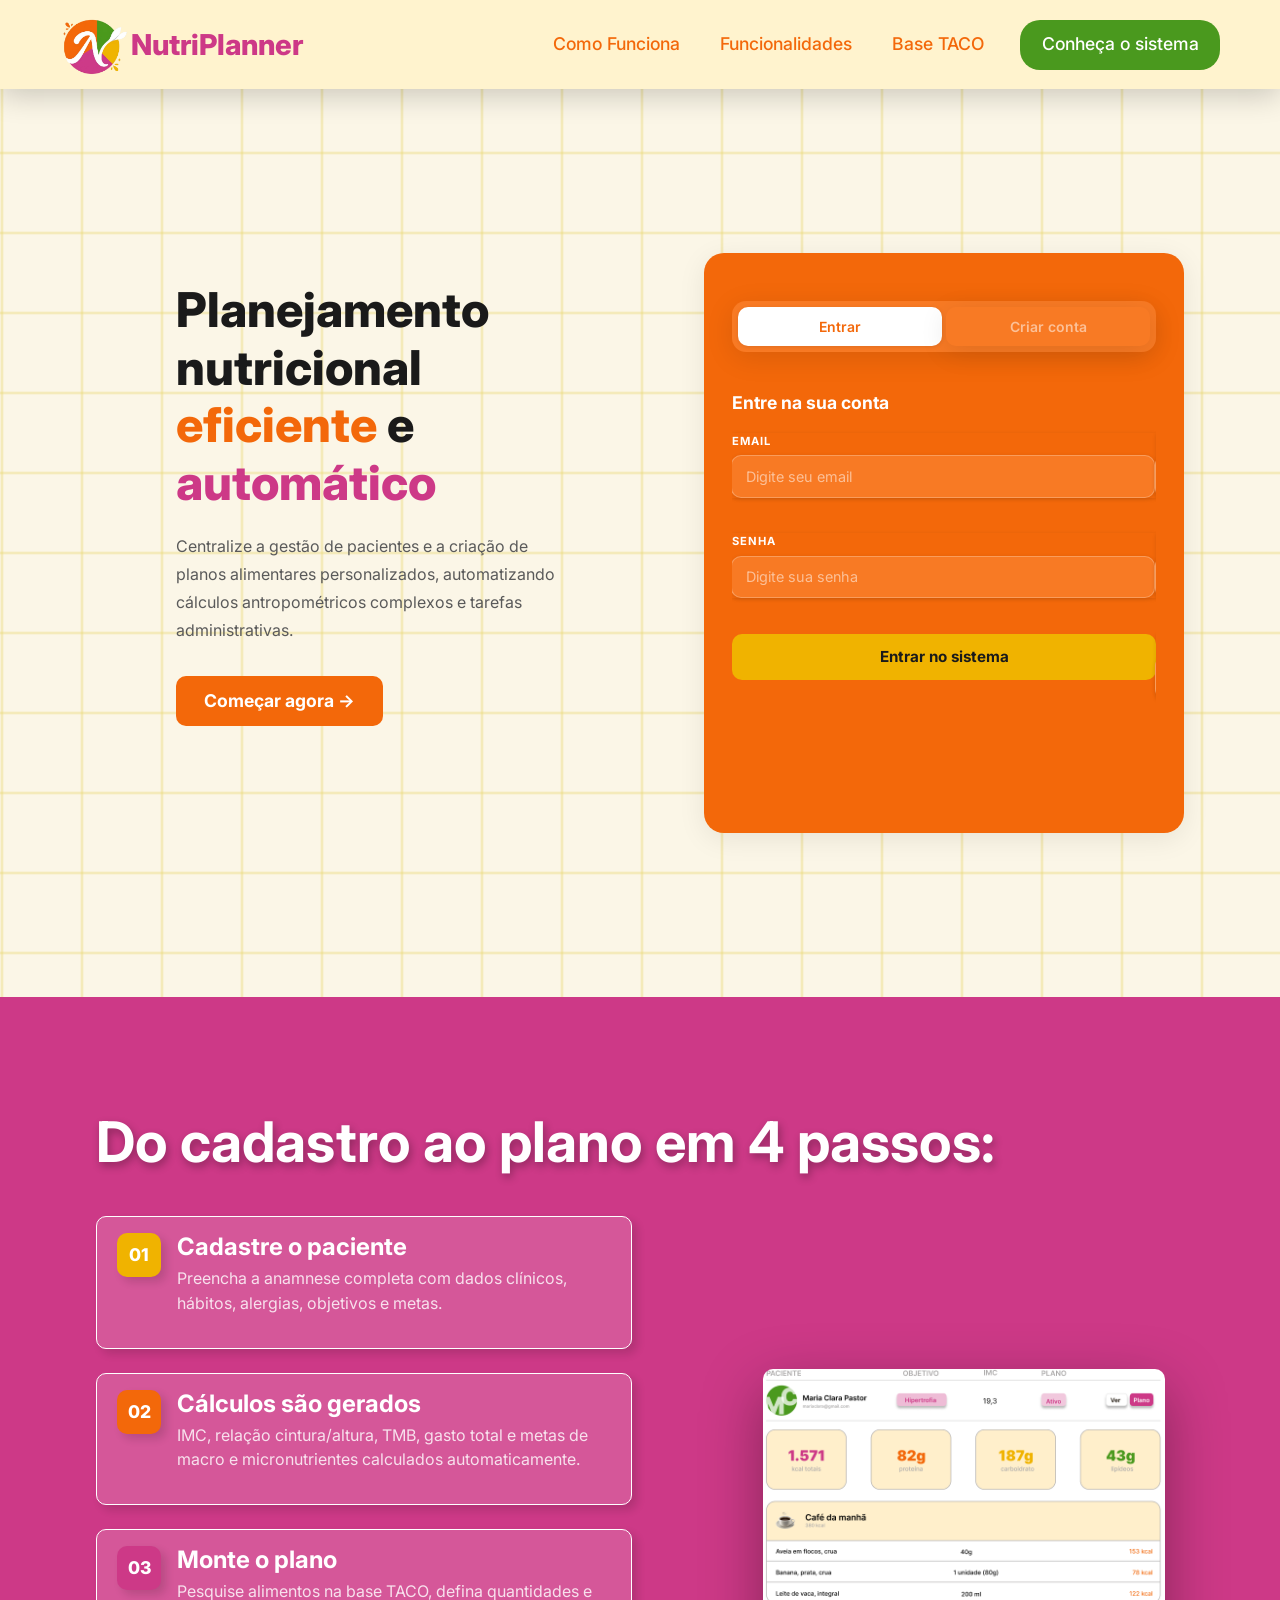
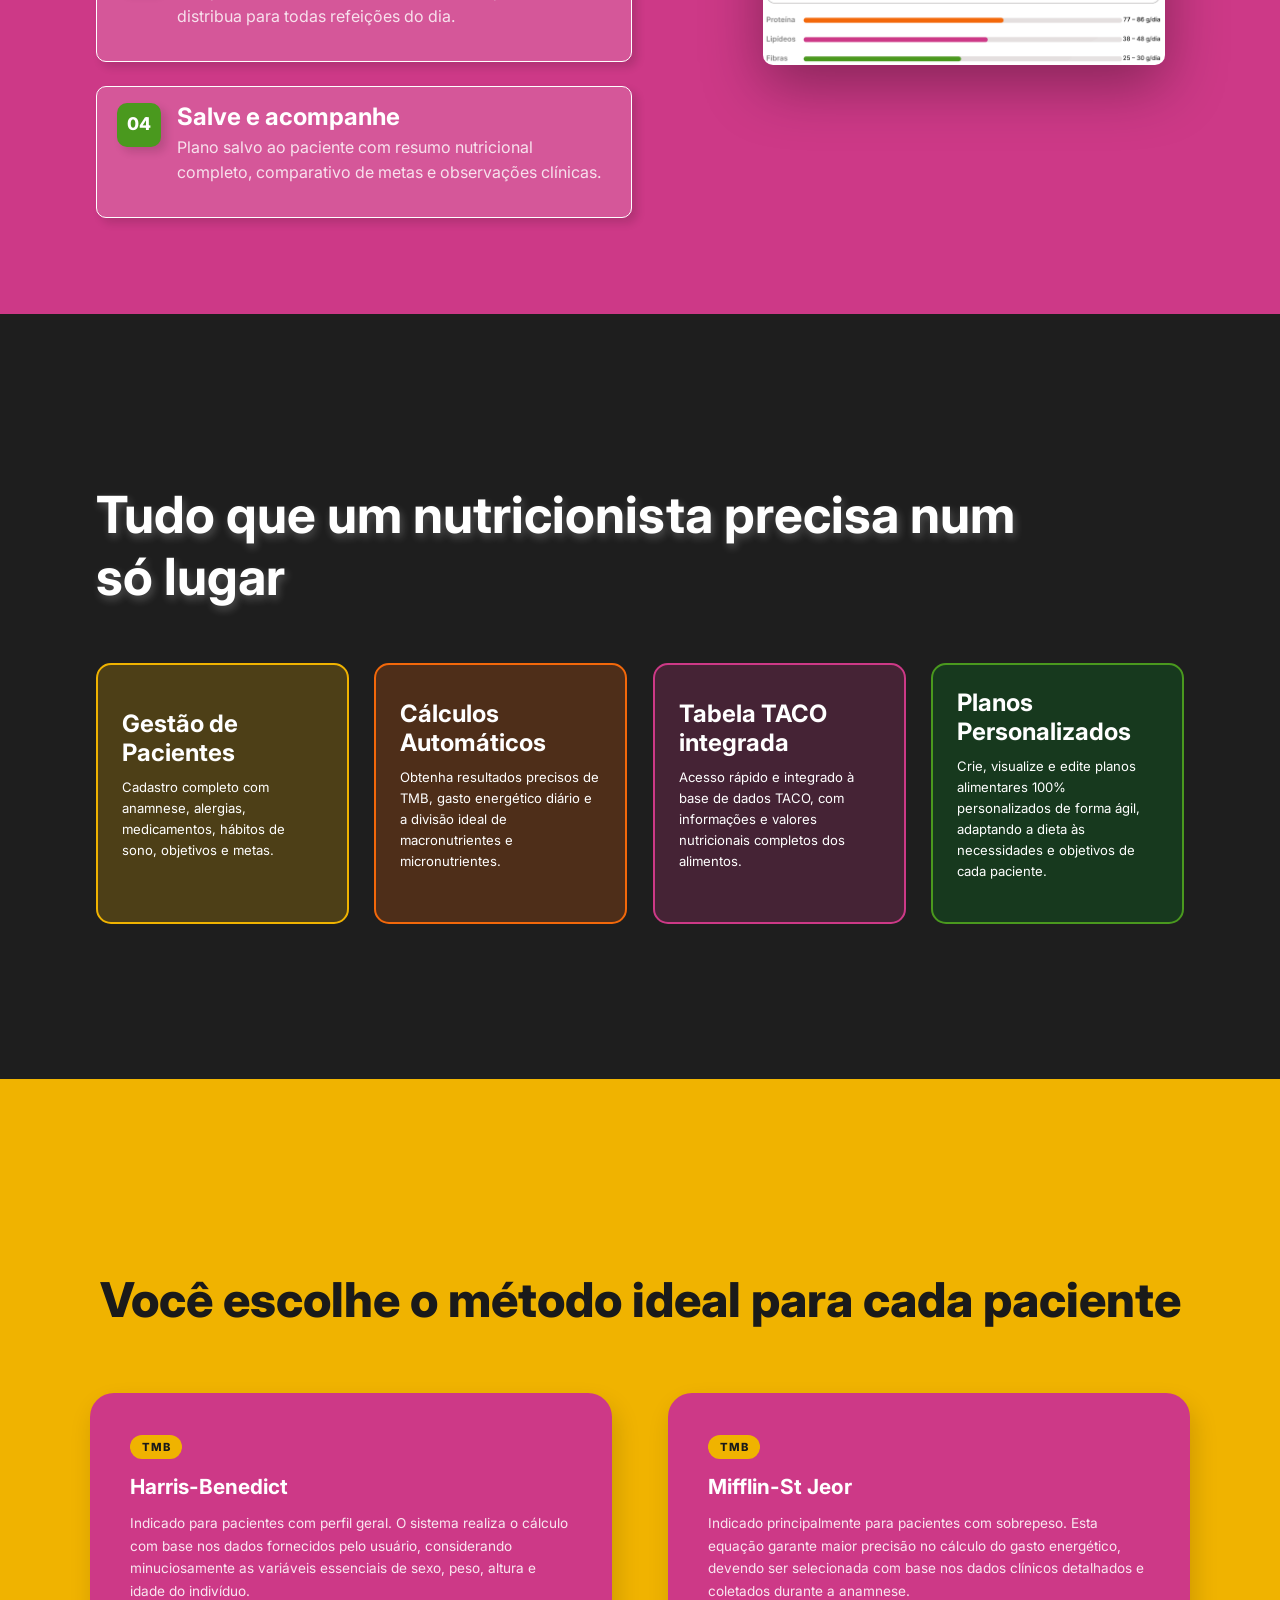
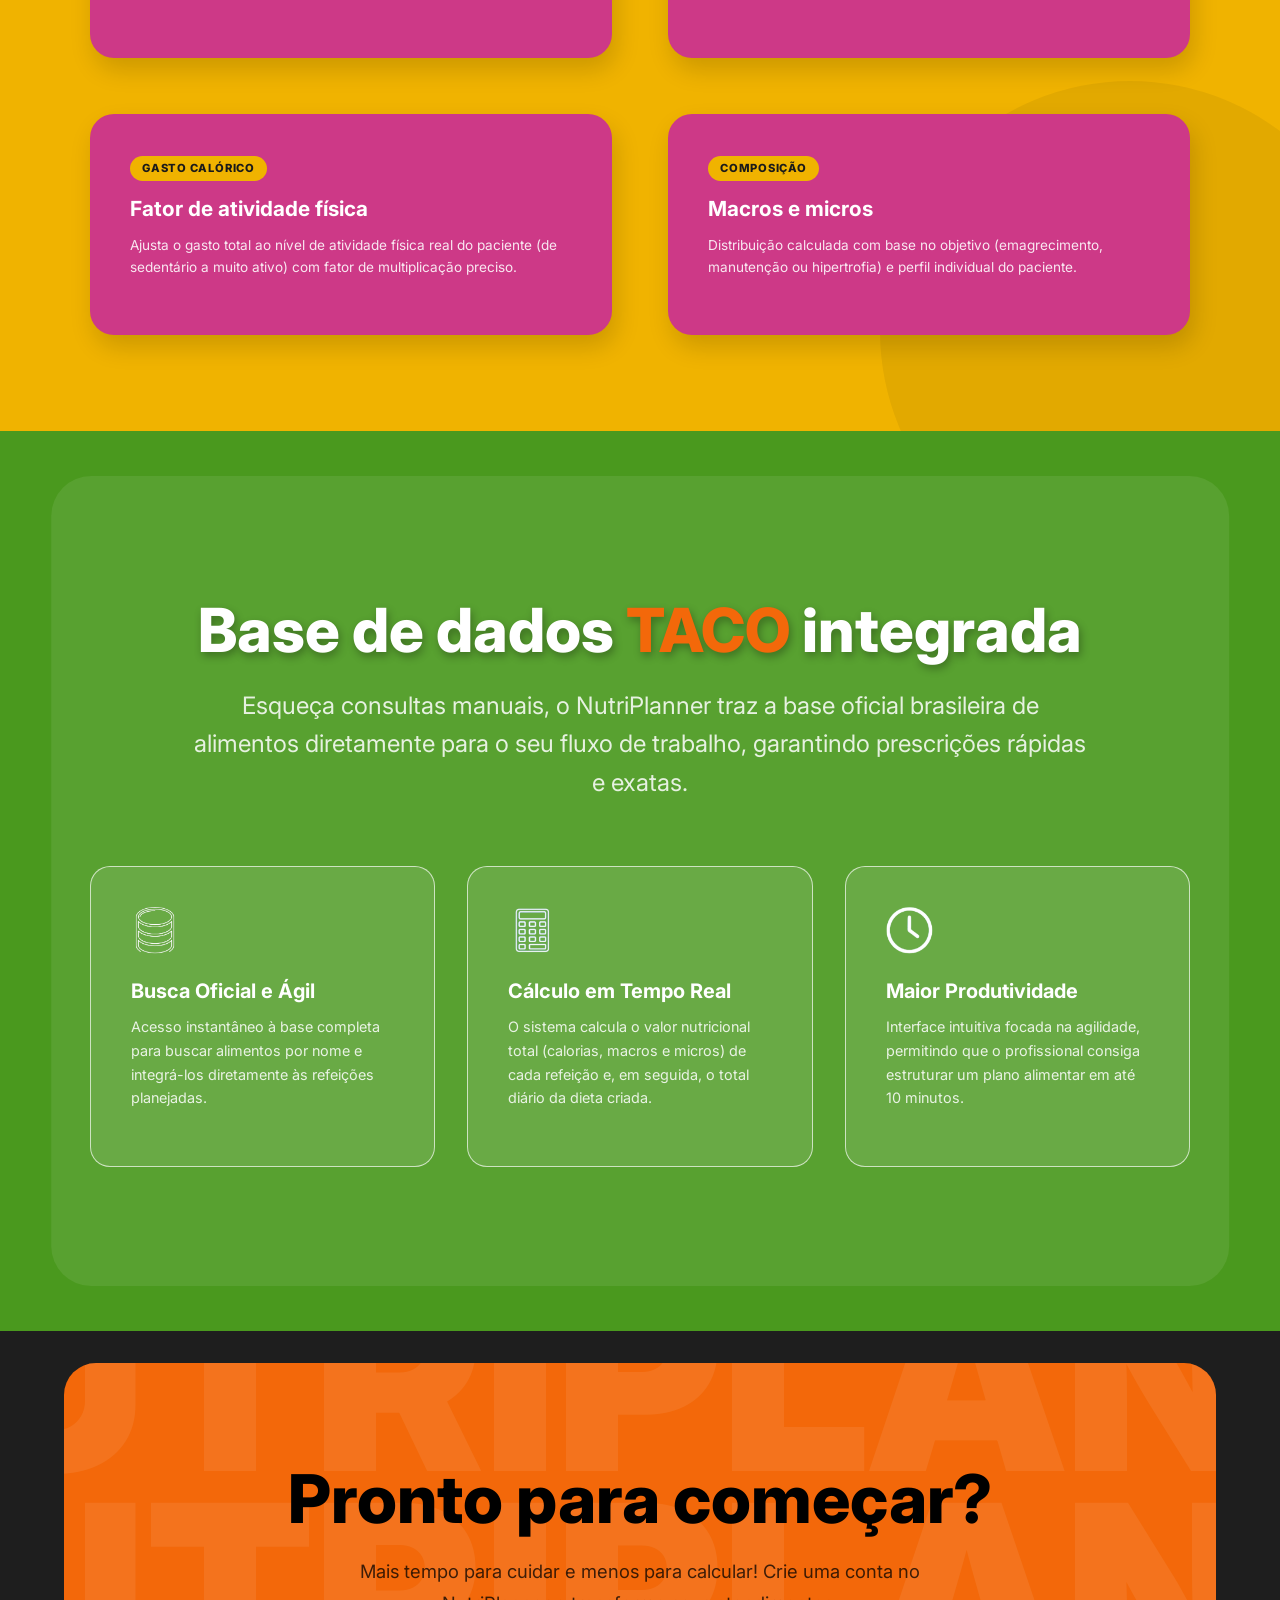
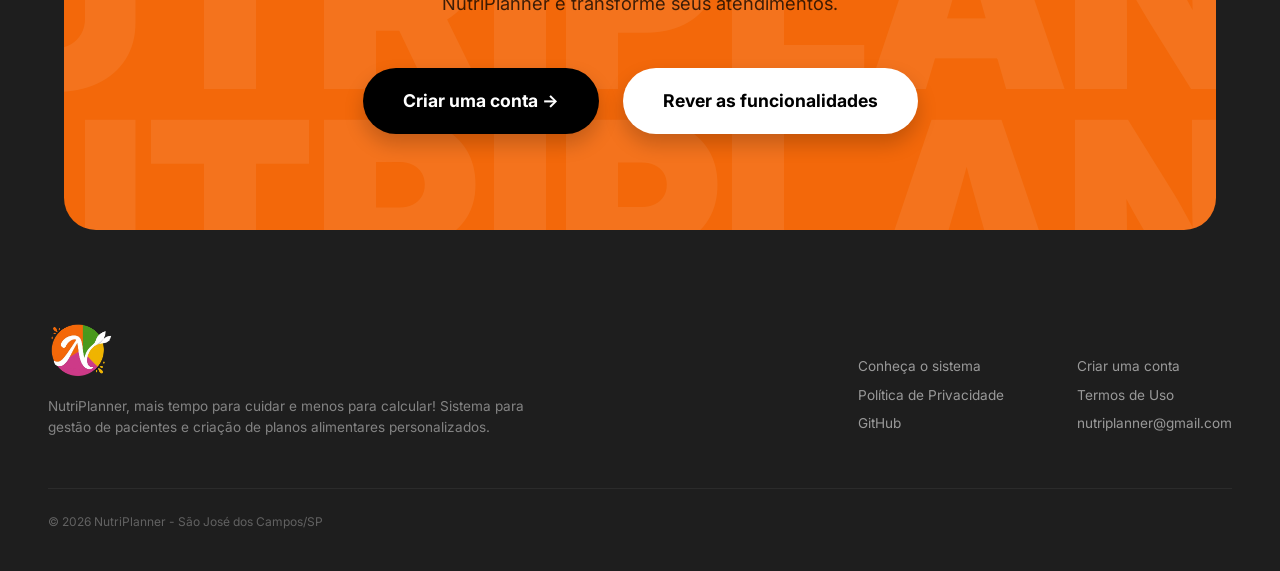
<file: pages/listapacientes.html>
<!DOCTYPE html>
<html lang="pt-br">

<head>
    <meta charset="UTF-8">
    <meta name="viewport" content="width=device-width, initial-scale=1.0">
    <title>NutriPlanner - Lista de Pacientes</title>
    <link rel="shortcut icon" href="../imagens/favicon.ico" type="image/x-icon">
    <link href="https://cdn.jsdelivr.net/npm/bootstrap@5.3.0/dist/css/bootstrap.min.css" rel="stylesheet">
    <link href="https://fonts.googleapis.com/css2?family=Inter:wght@400;700&display=swap" rel="stylesheet">
    <link rel="stylesheet" href="../css/lista_pacientes.css">
    <link rel="stylesheet" href="../css/home.css">
    <link rel="preconnect" href="https://fonts.googleapis.com">
    <link rel="preconnect" href="https://fonts.gstatic.com" crossorigin>

</head>

<body>

    <div id="containersidebar"></div>

    <main class="conteudo-dashboard">
        <header class="cabecalho-dashboard">
            <button class="botao-toggle-sidebar" id="toggleSidebar">☰</button>
            <div class="bloco-boas-vindas">
                <h1>Lista de <span class="destaque-nome">pacientes</span></h1>
            </div>
            <div class="acoes-cabecalho">
                <button class="botao-novopaciente">+ Novo paciente</button>
            </div>
        </header>

        <section class="secao-pacientes-grade">
            <div class="cabecalho-secao">
                <div class="titulo-secao">
                    <span>12 cadastrados - 3 sem plano</span>
                </div>
            </div>

            <div class="container-buscador">
                <input type="text" class="input-busca" placeholder="🔍 Buscar por nome..." id="buscaPacientes">
                <div class="botao-alternar-visualizacao">
                    <button class="botao-alternar ativo" data-view="grid" title="Visualização em grade">
                        <svg width="20" height="20" viewBox="0 0 24 24" fill="none" stroke="currentColor"
                            stroke-width="2">
                            <rect x="3" y="3" width="7" height="7"></rect>
                            <rect x="14" y="3" width="7" height="7"></rect>
                            <rect x="14" y="14" width="7" height="7"></rect>
                            <rect x="3" y="14" width="7" height="7"></rect>
                        </svg>
                    </button>
                    <button class="botao-alternar" data-view="list" title="Visualização em lista">
                        ☰
                    </button>
                </div>
            </div>

            <div class="container-filtros">
                <button class="botao-filtro ativo" data-filtro="todos">Todos</button>
                <button class="botao-filtro" data-filtro="com-plano">Com plano</button>
                <button class="botao-filtro" data-filtro="sem-plano">Sem plano</button>
                <button class="botao-filtro" data-filtro="emagrecimento">Emagrecimento</button>
                <button class="botao-filtro" data-filtro="manutencao">Manutenção</button>
                <button class="botao-filtro" data-filtro="hipertrofia">Hipertrofia</button>
                <button class="botao-filtro" data-filtro="ordem">Ordem: Nome A-Z ↓</button>
            </div>

            <div class="grade-pacientes" id="gradePacientes">
                <div class="cartao-paciente cor-rosa">
                    <div class="cabecalho-cartao">
                        <div class="info-paciente-cabecalho">
                            <div class="avatar-paciente avatar-rosa">HV</div>
                            <div class="dados-paciente-cabecalho">
                                <div class="nome-paciente">Helena Viera</div>
                                <div class="email-paciente">helena.viera@gmail.com</div>
                            </div>
                        </div>
                        <span class="etiqueta-objetivo-cartao objetivo-manutencao">Manutenção</span>
                    </div>

                    <div class="metricas-paciente">
                        <div class="metrica">
                            <div class="valor-metrica">18,2</div>
                            <div class="rotulo-metrica">IMC</div>
                        </div>
                        <div class="metrica">
                            <div class="valor-metrica">48 kg</div>
                            <div class="rotulo-metrica">Peso</div>
                        </div>
                        <div class="metrica">
                            <div class="valor-metrica">1.570</div>
                            <div class="rotulo-metrica">kcal</div>
                        </div>
                    </div>

                    <div class="rodape-cartao">
                        <span class="status-plano status-ativo-cartao">Ativo</span>
                        <div class="acoes-cartao">
                            <button class="botao-cartao botao-ver">Ver</button>
                            <button class="botao-cartao botao-plano">Plano</button>
                        </div>
                    </div>
                </div>

                <div class="cartao-paciente cor-verde">
                    <div class="cabecalho-cartao">
                        <div class="info-paciente-cabecalho">
                            <div class="avatar-paciente avatar-verde">MC</div>
                            <div class="dados-paciente-cabecalho">
                                <div class="nome-paciente">Maria Clara Pastor</div>
                                <div class="email-paciente">mariaclara@gmail.com</div>
                            </div>
                        </div>
                        <span class="etiqueta-objetivo-cartao objetivo-hipertrofia">Hipertrofia</span>
                    </div>

                    <div class="metricas-paciente">
                        <div class="metrica">
                            <div class="valor-metrica">19,3</div>
                            <div class="rotulo-metrica">IMC</div>
                        </div>
                        <div class="metrica">
                            <div class="valor-metrica">48 kg</div>
                            <div class="rotulo-metrica">Peso</div>
                        </div>
                        <div class="metrica">
                            <div class="valor-metrica">1.570</div>
                            <div class="rotulo-metrica">kcal</div>
                        </div>
                    </div>

                    <div class="rodape-cartao">
                        <span class="status-plano status-ativo-cartao">Ativo</span>
                        <div class="acoes-cartao">
                            <button class="botao-cartao botao-ver">Ver</button>
                            <button class="botao-cartao botao-plano">Plano</button>
                        </div>
                    </div>
                </div>

                <div class="cartao-paciente cor-laranja">
                    <div class="cabecalho-cartao">
                        <div class="info-paciente-cabecalho">
                            <div class="avatar-paciente avatar-laranja">CR</div>
                            <div class="dados-paciente-cabecalho">
                                <div class="nome-paciente">Camila Ribeiro</div>
                                <div class="email-paciente">camila.ribeiro@gmail.com</div>
                            </div>
                        </div>
                        <span class="etiqueta-objetivo-cartao objetivo-emagrecimento">Emagrecimento</span>
                    </div>

                    <div class="metricas-paciente">
                        <div class="metrica">
                            <div class="valor-metrica">18,2</div>
                            <div class="rotulo-metrica">IMC</div>
                        </div>
                        <div class="metrica">
                            <div class="valor-metrica">48 kg</div>
                            <div class="rotulo-metrica">Peso</div>
                        </div>
                        <div class="metrica">
                            <div class="valor-metrica">1.570</div>
                            <div class="rotulo-metrica">kcal</div>
                        </div>
                    </div>

                    <div class="rodape-cartao">
                        <span class="status-plano status-sem-plano-cartao">Sem plano</span>
                        <div class="acoes-cartao">
                            <button class="botao-cartao botao-ver">Ver</button>
                            <button class="botao-cartao botao-criar-plano">Criar</button>
                        </div>
                    </div>
                </div>

                <div class="cartao-paciente cor-roxo">
                    <div class="cabecalho-cartao">
                        <div class="info-paciente-cabecalho">
                            <div class="avatar-paciente avatar-roxo">HV</div>
                            <div class="dados-paciente-cabecalho">
                                <div class="nome-paciente">Helena Viera</div>
                                <div class="email-paciente">helena.viera@gmail.com</div>
                            </div>
                        </div>
                        <span class="etiqueta-objetivo-cartao objetivo-manutencao">Manutenção</span>
                    </div>

                    <div class="metricas-paciente">
                        <div class="metrica">
                            <div class="valor-metrica">18,2</div>
                            <div class="rotulo-metrica">IMC</div>
                        </div>
                        <div class="metrica">
                            <div class="valor-metrica">48 kg</div>
                            <div class="rotulo-metrica">Peso</div>
                        </div>
                        <div class="metrica">
                            <div class="valor-metrica">1.570</div>
                            <div class="rotulo-metrica">kcal</div>
                        </div>
                    </div>

                    <div class="rodape-cartao">
                        <span class="status-plano status-ativo-cartao">Ativo</span>
                        <div class="acoes-cartao">
                            <button class="botao-cartao botao-ver">Ver</button>
                            <button class="botao-cartao botao-plano">Plano</button>
                        </div>
                    </div>
                </div>

                <div class="cartao-paciente cor-amarelo">
                    <div class="cabecalho-cartao">
                        <div class="info-paciente-cabecalho">
                            <div class="avatar-paciente avatar-amarelo">MC</div>
                            <div class="dados-paciente-cabecalho">
                                <div class="nome-paciente">Maria Clara Pastor</div>
                                <div class="email-paciente">mariaclara@gmail.com</div>
                            </div>
                        </div>
                        <span class="etiqueta-objetivo-cartao objetivo-hipertrofia">Hipertrofia</span>
                    </div>

                    <div class="metricas-paciente">
                        <div class="metrica">
                            <div class="valor-metrica">19,3</div>
                            <div class="rotulo-metrica">IMC</div>
                        </div>
                        <div class="metrica">
                            <div class="valor-metrica">48 kg</div>
                            <div class="rotulo-metrica">Peso</div>
                        </div>
                        <div class="metrica">
                            <div class="valor-metrica">1.570</div>
                            <div class="rotulo-metrica">kcal</div>
                        </div>
                    </div>

                    <div class="rodape-cartao">
                        <span class="status-plano status-ativo-cartao">Ativo</span>
                        <div class="acoes-cartao">
                            <button class="botao-cartao botao-ver">Ver</button>
                            <button class="botao-cartao botao-plano">Plano</button>
                        </div>
                    </div>
                </div>

                <div class="cartao-paciente cor-ciano">
                    <div class="cabecalho-cartao">
                        <div class="info-paciente-cabecalho">
                            <div class="avatar-paciente avatar-ciano">CR</div>
                            <div class="dados-paciente-cabecalho">
                                <div class="nome-paciente">Camila Ribeiro</div>
                                <div class="email-paciente">camila.ribeiro@gmail.com</div>
                            </div>
                        </div>
                        <span class="etiqueta-objetivo-cartao objetivo-emagrecimento">Emagrecimento</span>
                    </div>

                    <div class="metricas-paciente">
                        <div class="metrica">
                            <div class="valor-metrica">18,2</div>
                            <div class="rotulo-metrica">IMC</div>
                        </div>
                        <div class="metrica">
                            <div class="valor-metrica">48 kg</div>
                            <div class="rotulo-metrica">Peso</div>
                        </div>
                        <div class="metrica">
                            <div class="valor-metrica">1.570</div>
                            <div class="rotulo-metrica">kcal</div>
                        </div>
                    </div>

                    <div class="rodape-cartao">
                        <span class="status-plano status-sem-plano-cartao">Sem plano</span>
                        <div class="acoes-cartao">
                            <button class="botao-cartao botao-ver">Ver</button>
                            <button class="botao-cartao botao-criar-plano">Criar</button>
                        </div>
                    </div>
                </div>

                <div class="cartao-paciente cor-rosa">
                    <div class="cabecalho-cartao">
                        <div class="info-paciente-cabecalho">
                            <div class="avatar-paciente avatar-rosa">HV</div>
                            <div class="dados-paciente-cabecalho">
                                <div class="nome-paciente">Helena Viera</div>
                                <div class="email-paciente">helena.viera@gmail.com</div>
                            </div>
                        </div>
                        <span class="etiqueta-objetivo-cartao objetivo-manutencao">Manutenção</span>
                    </div>

                    <div class="metricas-paciente">
                        <div class="metrica">
                            <div class="valor-metrica">18,2</div>
                            <div class="rotulo-metrica">IMC</div>
                        </div>
                        <div class="metrica">
                            <div class="valor-metrica">48 kg</div>
                            <div class="rotulo-metrica">Peso</div>
                        </div>
                        <div class="metrica">
                            <div class="valor-metrica">1.570</div>
                            <div class="rotulo-metrica">kcal</div>
                        </div>
                    </div>

                    <div class="rodape-cartao">
                        <span class="status-plano status-ativo-cartao">Ativo</span>
                        <div class="acoes-cartao">
                            <button class="botao-cartao botao-ver">Ver</button>
                            <button class="botao-cartao botao-plano">Plano</button>
                        </div>
                    </div>
                </div>

                <div class="cartao-paciente cor-verde">
                    <div class="cabecalho-cartao">
                        <div class="info-paciente-cabecalho">
                            <div class="avatar-paciente avatar-verde">MC</div>
                            <div class="dados-paciente-cabecalho">
                                <div class="nome-paciente">Maria Clara Pastor</div>
                                <div class="email-paciente">mariaclara@gmail.com</div>
                            </div>
                        </div>
                        <span class="etiqueta-objetivo-cartao objetivo-hipertrofia">Hipertrofia</span>
                    </div>

                    <div class="metricas-paciente">
                        <div class="metrica">
                            <div class="valor-metrica">19,3</div>
                            <div class="rotulo-metrica">IMC</div>
                        </div>
                        <div class="metrica">
                            <div class="valor-metrica">48 kg</div>
                            <div class="rotulo-metrica">Peso</div>
                        </div>
                        <div class="metrica">
                            <div class="valor-metrica">1.570</div>
                            <div class="rotulo-metrica">kcal</div>
                        </div>
                    </div>

                    <div class="rodape-cartao">
                        <span class="status-plano status-ativo-cartao">Ativo</span>
                        <div class="acoes-cartao">
                            <button class="botao-cartao botao-ver">Ver</button>
                            <button class="botao-cartao botao-plano">Plano</button>
                        </div>
                    </div>
                </div>

                <div class="cartao-paciente cor-laranja">
                    <div class="cabecalho-cartao">
                        <div class="info-paciente-cabecalho">
                            <div class="avatar-paciente avatar-laranja">CR</div>
                            <div class="dados-paciente-cabecalho">
                                <div class="nome-paciente">Camila Ribeiro</div>
                                <div class="email-paciente">camila.ribeiro@gmail.com</div>
                            </div>
                        </div>
                        <span class="etiqueta-objetivo-cartao objetivo-emagrecimento">Emagrecimento</span>
                    </div>

                    <div class="metricas-paciente">
                        <div class="metrica">
                            <div class="valor-metrica">18,2</div>
                            <div class="rotulo-metrica">IMC</div>
                        </div>
                        <div class="metrica">
                            <div class="valor-metrica">48 kg</div>
                            <div class="rotulo-metrica">Peso</div>
                        </div>
                        <div class="metrica">
                            <div class="valor-metrica">1.570</div>
                            <div class="rotulo-metrica">kcal</div>
                        </div>
                    </div>

                    <div class="rodape-cartao">
                        <span class="status-plano status-sem-plano-cartao">Sem plano</span>
                        <div class="acoes-cartao">
                            <button class="botao-cartao botao-ver">Ver</button>
                            <button class="botao-cartao botao-criar-plano">Criar</button>
                        </div>
                    </div>
                </div>
            </div>

            <div class="rodape-tabela">
                <div class="contador-registros">
                    Mostrando 1 a 9 de 12 pacientes
                </div>
                <div class="container-paginacao">
                    <button class="botao-pagina">❮</button>
                    <button class="numero-pagina ativo">1</button>
                    <button class="numero-pagina">2</button>
                    <button class="botao-pagina">❯</button>
                </div>
            </div>
        </section>
    </main>

    <script src="../js/dashboard.js"></script>
    <script>
        if (!localStorage.getItem('nutriplanner_current_user')) {
            window.location.href = '../index.html';
        }
        let filtroAtivo = 'todos';
        let viewAtual = 'grid';
        let ordemAtual = 'az';

        const carregarPacientesLocalStorage = () => {
            const pacientes = JSON.parse(localStorage.getItem('nutriplanner_pacientes')) || [];
            const grade = document.getElementById('gradePacientes');
            if (!grade) return;

            const cores = ['cor-rosa', 'cor-verde', 'cor-laranja', 'cor-roxo'];
            const avCores = ['avatar-rosa', 'avatar-verde', 'avatar-laranja', 'avatar-roxo'];

            pacientes.forEach((p, index) => {
                const cor = cores[index % cores.length];
                const avCor = avCores[index % avCores.length];

                const iniciais = p.nome
                    .split(' ')
                    .filter(Boolean)
                    .map(n => n[0])
                    .slice(0, 2)
                    .join('')
                    .toUpperCase();

                let objCls = 'objetivo-manutencao';
                if (p.objetivo.toLowerCase().includes('hipertrofia')) objCls = 'objetivo-hipertrofia';
                else if (p.objetivo.toLowerCase().includes('emagrecimento')) objCls = 'objetivo-emagrecimento';

                const cardHtml = `
                <div class="cartao-paciente ${cor}">
                    <div class="cabecalho-cartao">
                        <div class="info-paciente-cabecalho">
                            <div class="avatar-paciente ${avCor}">${iniciais}</div>
                            <div class="dados-paciente-cabecalho">
                                <div class="nome-paciente">${p.nome}</div>
                                <div class="email-paciente">${p.email || 'sem-email@nutri.com'}</div>
                            </div>
                        </div>
                        <span class="etiqueta-objetivo-cartao ${objCls}">${p.objetivo}</span>
                    </div>

                    <div class="metricas-paciente">
                        <div class="metrica">
                            <div class="valor-metrica">${p.imc || '—'}</div>
                            <div class="rotulo-metrica">IMC</div>
                        </div>
                        <div class="metrica">
                            <div class="valor-metrica">${p.peso ? p.peso + ' kg' : '—'}</div>
                            <div class="rotulo-metrica">Peso</div>
                        </div>
                        <div class="metrica">
                            <div class="valor-metrica">${p.kcal ? p.kcal.toLocaleString('pt-BR') : '—'}</div>
                            <div class="rotulo-metrica">kcal</div>
                        </div>
                    </div>

                    <div class="rodape-cartao">
                        <span class="status-plano ${p.planoAtivo ? 'status-ativo-cartao' : 'status-sem-plano-cartao'}">${p.planoAtivo ? 'Ativo' : 'Sem plano'}</span>
                        <div class="acoes-cartao">
                            <button class="botao-cartao botao-ver">Ver</button>
                            <button class="botao-cartao ${p.planoAtivo ? 'botao-plano' : 'botao-criar-plano'}">${p.planoAtivo ? 'Plano' : 'Criar'}</button>
                        </div>
                    </div>
                </div>
                `;
                grade.insertAdjacentHTML('beforeend', cardHtml);
            });
        };

        carregarPacientesLocalStorage();

        const botoesFiltro = document.querySelectorAll('.botao-filtro:not([data-filtro="ordem"])');
        const botaoOrdem = document.querySelector('.botao-filtro[data-filtro="ordem"]');
        const inputBusca = document.getElementById('buscaPacientes');

        botoesFiltro.forEach(botao => {
            botao.addEventListener('click', function () {
                botoesFiltro.forEach(b => b.classList.remove('ativo'));
                this.classList.add('ativo');
                filtroAtivo = this.dataset.filtro;
                aplicarFiltros();
            });
        });

        if (botaoOrdem) {
            botaoOrdem.addEventListener('click', function () {
                ordemAtual = ordemAtual === 'az' ? 'za' : 'az';
                this.textContent = ordemAtual === 'az' ? 'Ordem: Nome A-Z ↓' : 'Ordem: Nome Z-A ↑';
                ordenarCards();
                if (viewAtual === 'list') renderLista();
            });
        }

        function ordenarCards() {
            const grade = document.getElementById('gradePacientes');
            const cartoes = Array.from(grade.querySelectorAll('.cartao-paciente'));
            cartoes.sort((a, b) => {
                const nomeA = a.querySelector('.nome-paciente').textContent.trim().toLowerCase();
                const nomeB = b.querySelector('.nome-paciente').textContent.trim().toLowerCase();
                return ordemAtual === 'az'
                    ? nomeA.localeCompare(nomeB, 'pt')
                    : nomeB.localeCompare(nomeA, 'pt');
            });
            cartoes.forEach(c => grade.appendChild(c));
        }

        inputBusca.addEventListener('input', aplicarFiltros);

        function removerAcentos(str) {
            if (!str) return '';
            return str.normalize("NFD").replace(/[\u0300-\u036f]/g, "").toLowerCase();
        }

        function aplicarFiltros() {
            const termo = removerAcentos(inputBusca.value.trim());
            const cartoes = document.querySelectorAll('#gradePacientes .cartao-paciente');

            cartoes.forEach(cartao => {
                const nome = removerAcentos(cartao.querySelector('.nome-paciente').textContent);
                const temPlano = cartao.querySelector('.status-ativo-cartao') !== null;
                const semPlano = cartao.querySelector('.status-sem-plano-cartao') !== null;
                const temObjEm = cartao.querySelector('.objetivo-emagrecimento') !== null;
                const temObjMa = cartao.querySelector('.objetivo-manutencao') !== null;
                const temObjHi = cartao.querySelector('.objetivo-hipertrofia') !== null;

                let passaNome = nome.includes(termo);
                let passaFilt = true;

                if (filtroAtivo === 'com-plano') passaFilt = temPlano;
                else if (filtroAtivo === 'sem-plano') passaFilt = semPlano;
                else if (filtroAtivo === 'emagrecimento') passaFilt = temObjEm;
                else if (filtroAtivo === 'manutencao') passaFilt = temObjMa;
                else if (filtroAtivo === 'hipertrofia') passaFilt = temObjHi;

                cartao.style.display = (passaNome && passaFilt) ? 'flex' : 'none';
            });

            if (viewAtual === 'list') renderLista();
        }

        const tabelaWrap = document.createElement('div');
        tabelaWrap.id = 'tabelaListaWrap';
        tabelaWrap.style.display = 'none';
        tabelaWrap.innerHTML = `
            <table class="tabela-lista-pacientes">
                <thead>
                    <tr>
                        <th>Paciente</th>
                        <th>Objetivo</th>
                        <th>IMC</th>
                        <th>Plano</th>
                        <th></th>
                    </tr>
                </thead>
                <tbody id="corpoTabelaLista"></tbody>
            </table>
        `;
        const grade = document.getElementById('gradePacientes');
        grade.parentNode.insertBefore(tabelaWrap, grade.nextSibling);

        function renderLista() {
            const cartoes = document.querySelectorAll('#gradePacientes .cartao-paciente');
            const tbody = document.getElementById('corpoTabelaLista');
            tbody.innerHTML = '';
            let count = 0;

            cartoes.forEach(cartao => {
                if (cartao.style.display === 'none') return;
                count++;

                const nome = cartao.querySelector('.nome-paciente').textContent;
                const email = cartao.querySelector('.email-paciente').textContent;
                const avatarEl = cartao.querySelector('.avatar-paciente');
                const iniciais = avatarEl.textContent.trim();
                const avatarCls = avatarEl.className.replace('avatar-paciente', '').trim();

                const objEl = cartao.querySelector('.etiqueta-objetivo-cartao');
                const objTxt = objEl.textContent.trim();
                const objCls = objEl.className.replace('etiqueta-objetivo-cartao', '').trim()
                    .replace('objetivo-', 'etiqueta-').trim();
                const objClsMap = {
                    'objetivo-manutencao': 'etiqueta-manutencao',
                    'objetivo-hipertrofia': 'etiqueta-hipertrofia',
                    'objetivo-emagrecimento': 'etiqueta-emagrecimento',
                };
                const objClsFinal = Object.entries(objClsMap).find(([k]) => objEl.classList.contains(k))?.[1] || '';

                const imcEl = cartao.querySelectorAll('.valor-metrica')[0];
                const imc = imcEl ? imcEl.textContent.trim() : '—';

                const semPlano = cartao.querySelector('.status-sem-plano-cartao') !== null;
                const statusCls = semPlano ? 'status-sem-plano' : 'status-ativo';
                const statusTxt = semPlano ? 'Sem plano' : 'Ativo';
                const acaoBotao = semPlano
                    ? `<button class="botao-tabela botao-criar-plano">Criar</button>`
                    : `<button class="botao-tabela botao-ver-plano">Plano</button>`;

                tbody.innerHTML += `
                    <tr>
                        <td>
                            <div class="lista-perfil">
                                <div class="avatar-iniciais ${avatarCls}">${iniciais}</div>
                                <div class="lista-dados">
                                    <strong>${nome}</strong>
                                    <span>${email}</span>
                                </div>
                            </div>
                        </td>
                        <td><span class="etiqueta-objetivo ${objClsFinal}">${objTxt}</span></td>
                        <td>${imc}</td>
                        <td><span class="${statusCls}">${statusTxt}</span></td>
                        <td>
                            <div class="acoes-linha">
                                <button class="botao-texto">Ver</button>
                                ${acaoBotao}
                            </div>
                        </td>
                    </tr>`;
            });

            if (count === 0) {
                tbody.innerHTML = `<tr><td colspan="5" style="text-align:center;padding:32px;color:#5A5A5A;font-size:.9rem;">Nenhum paciente encontrado.</td></tr>`;
            }
        }

        const toggleBtns = document.querySelectorAll('.botao-alternar');

        toggleBtns.forEach(btn => {
            btn.addEventListener('click', function () {
                toggleBtns.forEach(b => b.classList.remove('ativo'));
                this.classList.add('ativo');
                viewAtual = this.dataset.view;

                if (viewAtual === 'list') {
                    grade.style.display = 'none';
                    tabelaWrap.style.display = 'block';
                    renderLista();
                } else {
                    grade.style.display = '';
                    tabelaWrap.style.display = 'none';
                    aplicarFiltros();
                }
            });
        });
    </script>

    <script src="https://cdn.jsdelivr.net/npm/bootstrap@5.3.0/dist/js/bootstrap.bundle.min.js"></script>

</body>

</html>
</file>
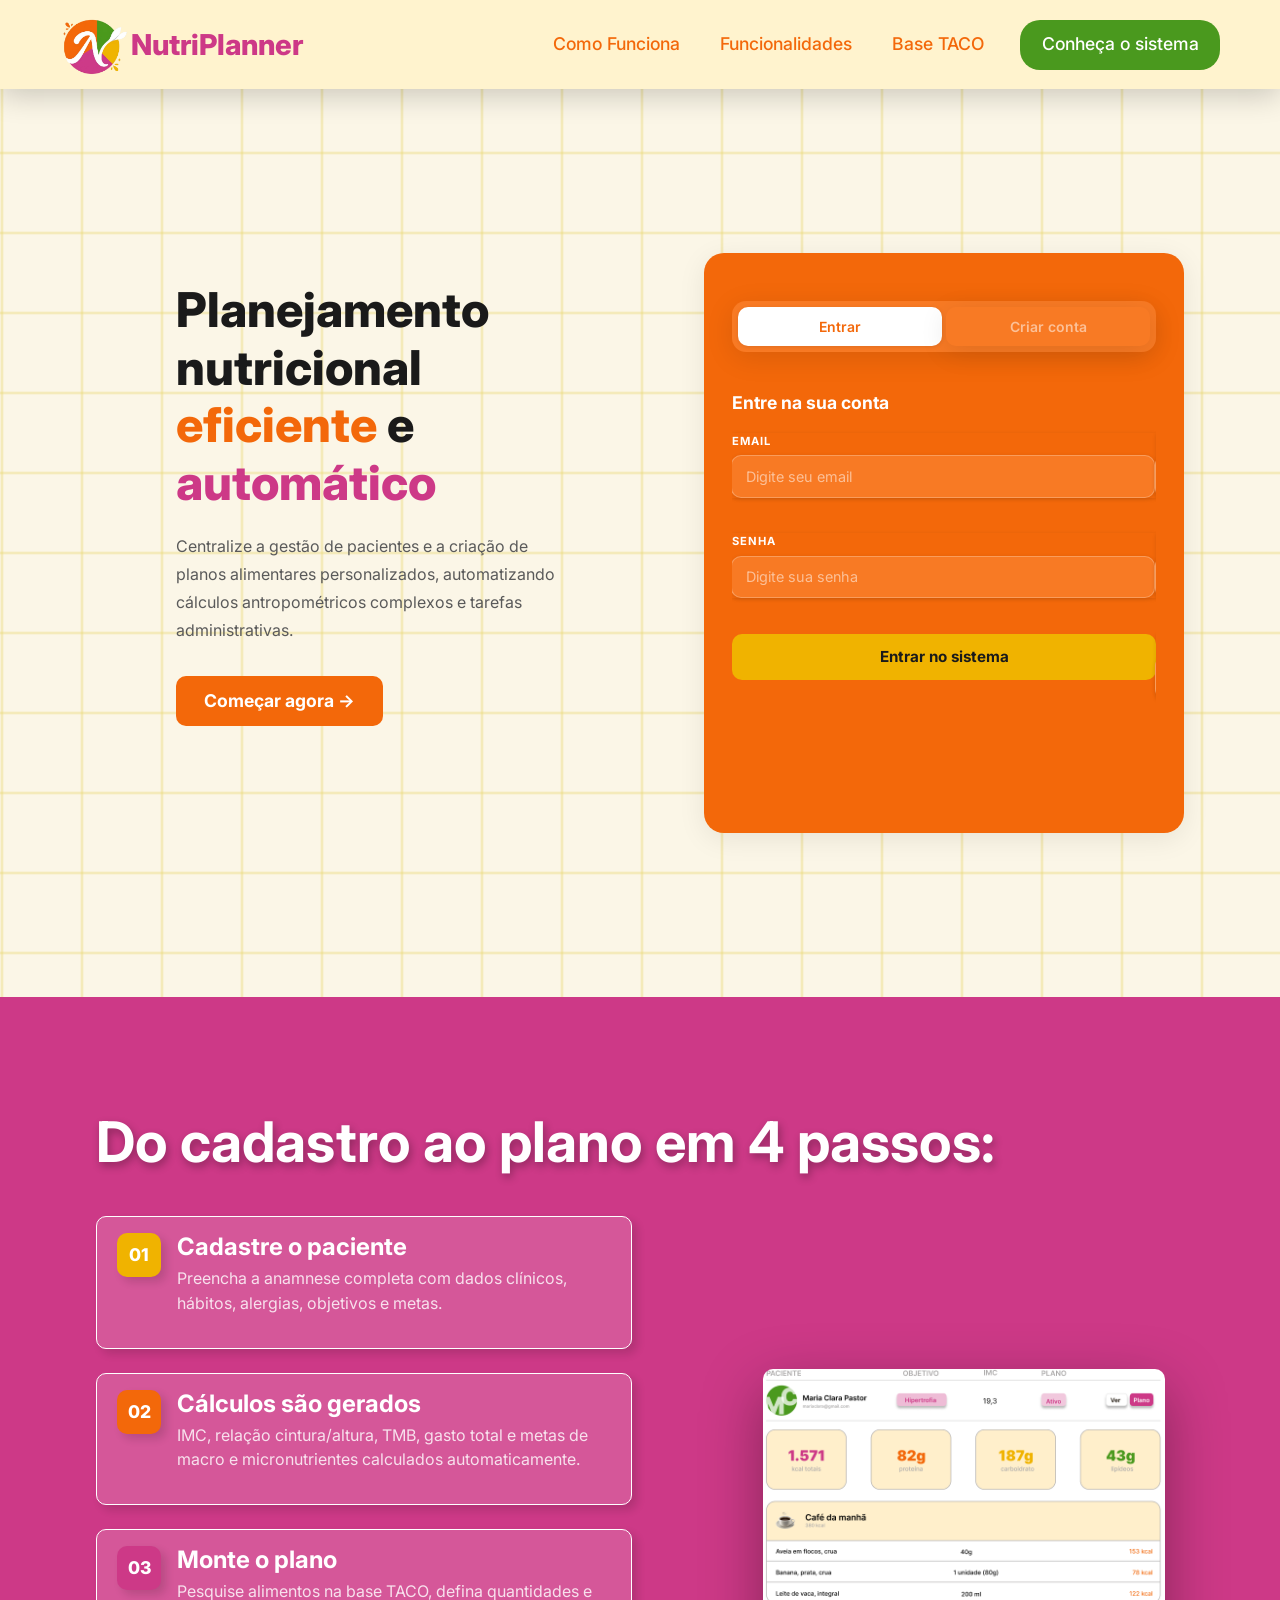
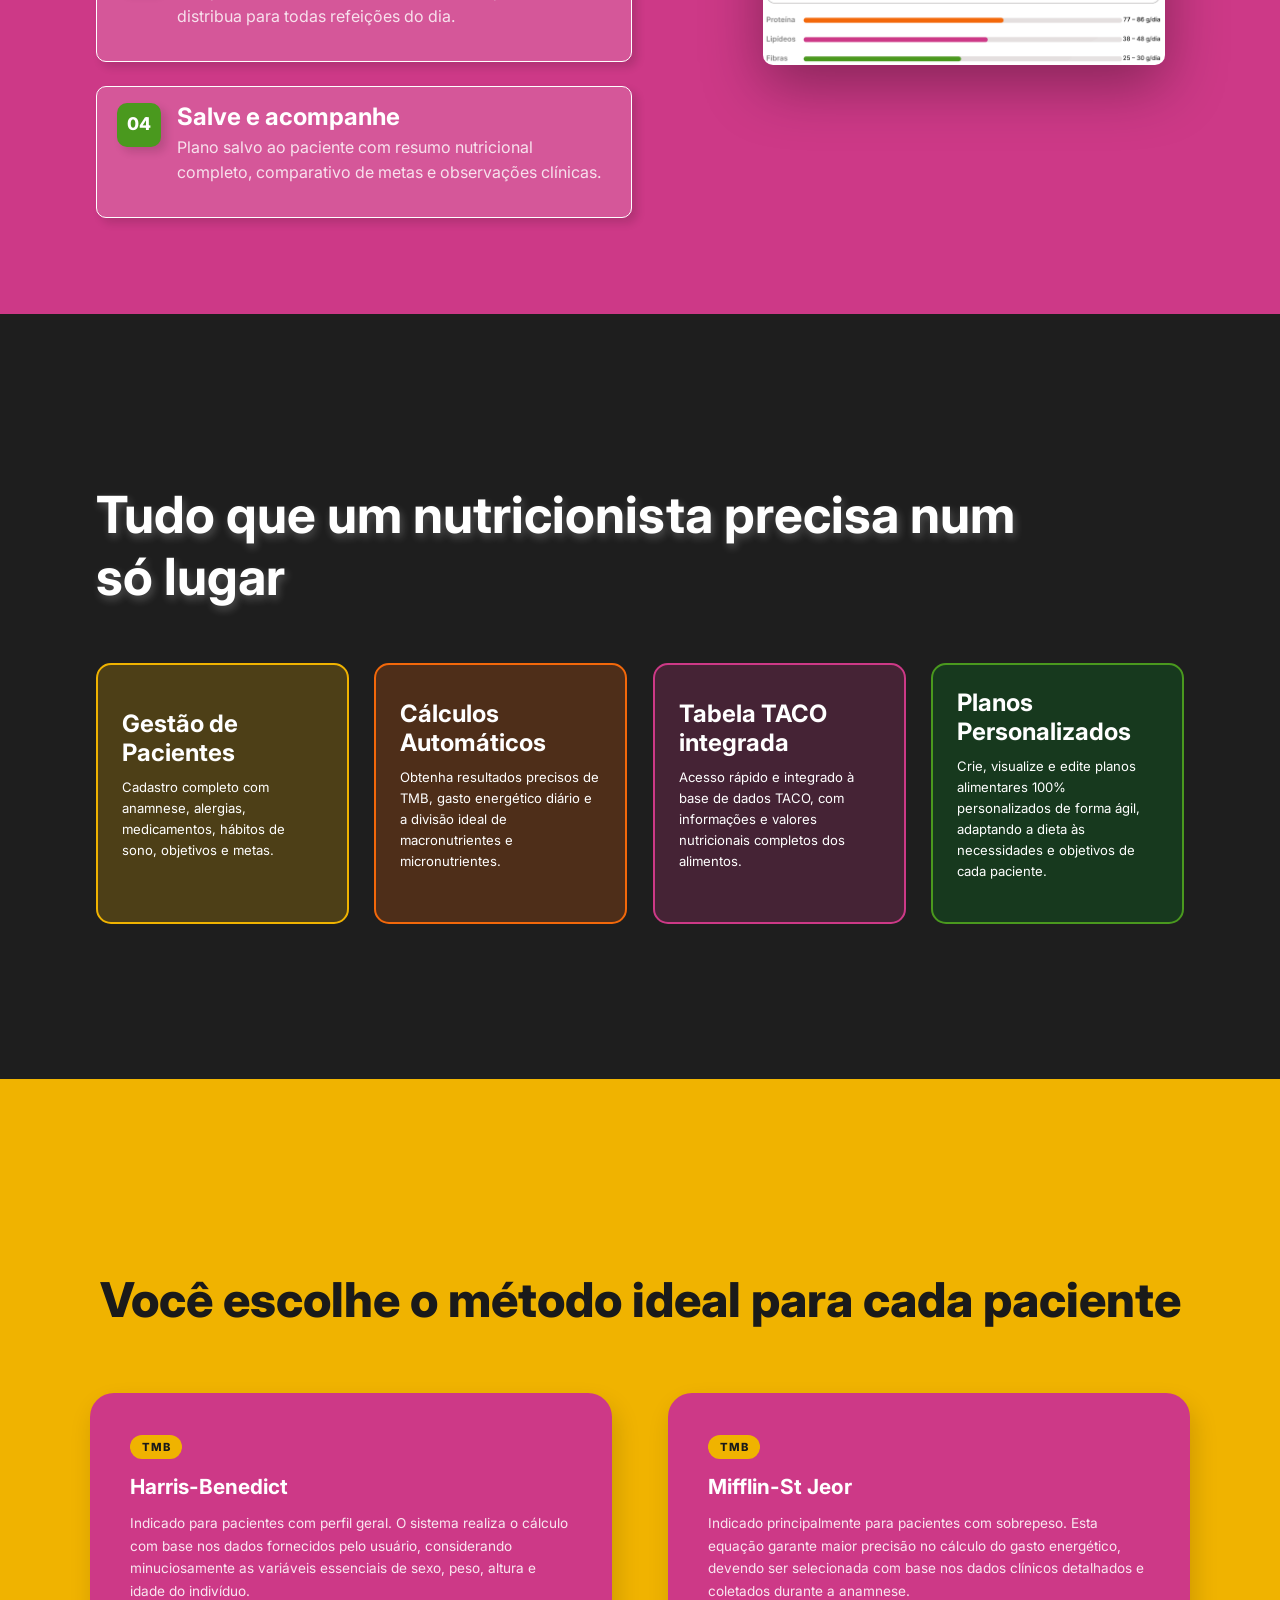
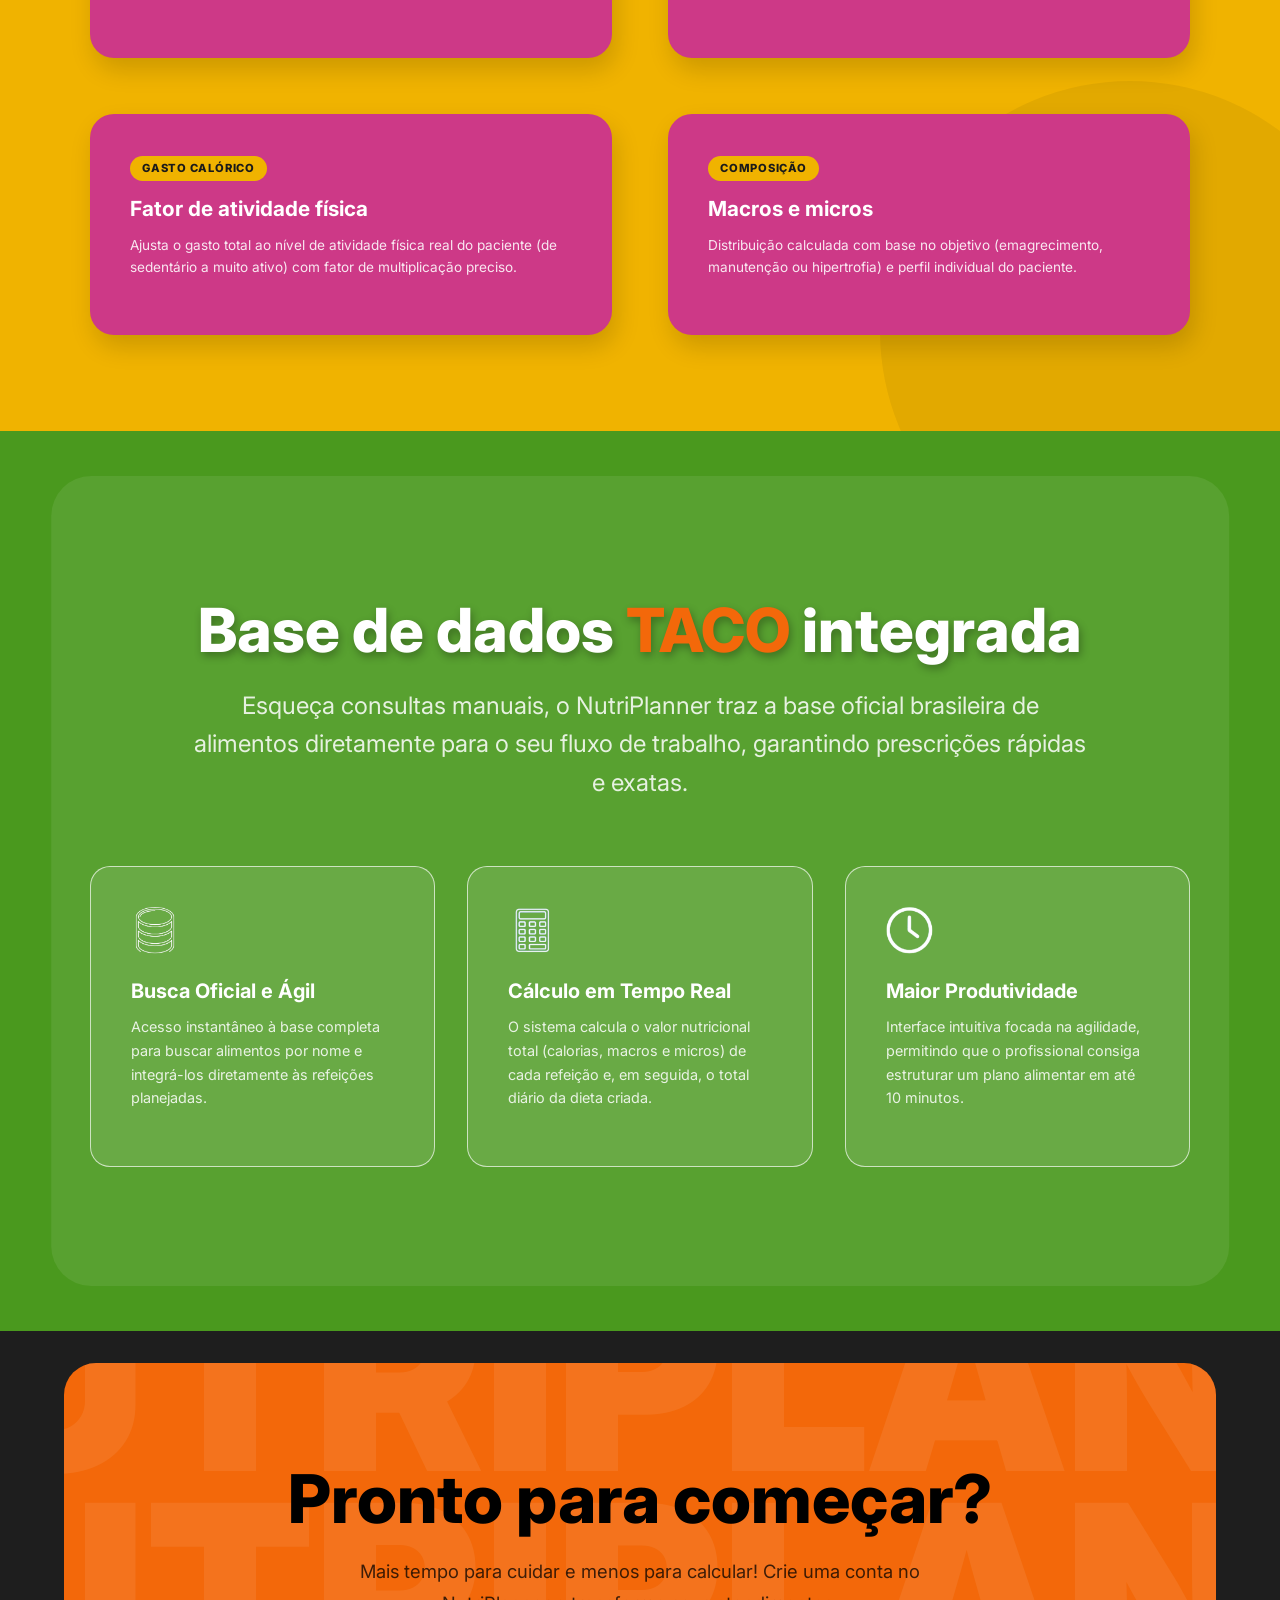
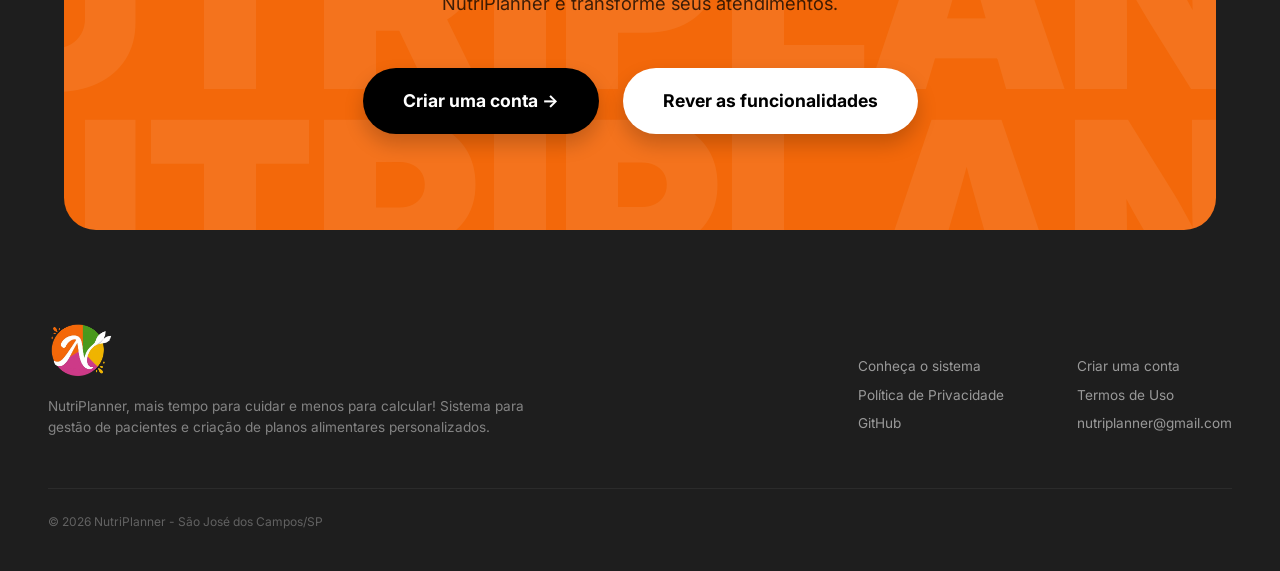
<file: pages/selecionarpaciente.html>
<!DOCTYPE html>
<html lang="pt-br">

<head>
    <meta charset="UTF-8">
    <meta name="viewport" content="width=device-width, initial-scale=1.0">
    <title>NutriPlanner - Selecionar paciente</title>
    <link rel="shortcut icon" href="../imagens/favicon.ico" type="image/x-icon">
    <link href="https://cdn.jsdelivr.net/npm/bootstrap@5.3.0/dist/css/bootstrap.min.css" rel="stylesheet">
    <link rel="preconnect" href="https://fonts.googleapis.com">
    <link rel="preconnect" href="https://fonts.gstatic.com" crossorigin>
    <link href="https://fonts.googleapis.com/css2?family=Inter:wght@400;600;700;800&display=swap" rel="stylesheet">
    <link rel="stylesheet" href="../css/home.css">
    <link rel="stylesheet" href="../css/selecionarpaciente.css">
</head>

<body>

    <div id="containersidebar"></div>

    <main class="conteudo-dashboard">

        <header class="cabecalho-dashboard">
            <button class="botao-toggle-sidebar" id="toggleSidebar">☰</button>
            <div class="bloco-boas-vindas">
                <h1>Selecionar <span class="destaque-nome">paciente</span></h1>
            </div>
            <div class="acoes-cabecalho">
                <a href="criarplano.html" class="botao-voltar">← Voltar</a>
            </div>
        </header>

        <div class="barra-busca-selecionar mb-4">
            <input type="text" id="buscaPacienteSel" placeholder="🔍 Buscar paciente por nome...">
        </div>

        <div class="lista-selecionar-pacientes" id="listaPacientesSel">
        </div>

    </main>

    <script src="../js/dashboard.js"></script>
    <script>
        if (!localStorage.getItem('nutriplanner_current_user')) {
            window.location.href = '../index.html';
        }
        const PACIENTES_ESTATICOS = [
            { nome: 'Helena Vieira', email: 'hv.nasc@gmail.com', objetivo: 'Manutenção' },
            { nome: 'Maria Clara Pastor', email: 'maria@gmail.com', objetivo: 'Hipertrofia' },
            { nome: 'Camila Ribeiro', email: 'camila@gmail.com', objetivo: 'Emagrecimento' }
        ];

        const carregarPacientes = () => {
            const container = document.getElementById('listaPacientesSel');
            if (!container) return;

            const customPacientes = JSON.parse(localStorage.getItem('nutriplanner_pacientes')) || [];

            const todosPacientes = [...PACIENTES_ESTATICOS];
            customPacientes.forEach(cp => {
                if (!todosPacientes.some(p => p.nome.toLowerCase() === cp.nome.toLowerCase())) {
                    todosPacientes.push({
                        nome: cp.nome,
                        email: cp.email || 'sem-email@nutri.com',
                        objetivo: cp.objetivo || 'Manutenção'
                    });
                }
            });

            container.innerHTML = '';

            const avCores = ['avatar-hv', 'avatar-mc', 'avatar-cr', 'avatar-hv2', 'avatar-mc2', 'avatar-cr2'];

            todosPacientes.forEach((p, index) => {
                const avCor = avCores[index % avCores.length];

                const iniciais = p.nome
                    .split(' ')
                    .filter(Boolean)
                    .map(n => n[0])
                    .slice(0, 2)
                    .join('')
                    .toUpperCase();

                let objCls = 'etiqueta-manutencao';
                if (p.objetivo.toLowerCase().includes('hipertrofia')) objCls = 'etiqueta-hipertrofia';
                else if (p.objetivo.toLowerCase().includes('emagrecimento')) objCls = 'etiqueta-emagrecimento';

                const itemHtml = `
                <div class="item-selecionar-paciente">
                    <div class="info-paciente-sel">
                        <div class="avatar-sel ${avCor}">${iniciais}</div>
                        <div class="dados-sel">
                            <strong>${p.nome}</strong>
                            <span>${p.email}</span>
                        </div>
                    </div>
                    <div class="d-flex align-items-center gap-3">
                        <span class="etiqueta-objetivo ${objCls}">${p.objetivo}</span>
                        <button class="btn btn-selecionar" data-nome="${p.nome}">Selecionar</button>
                    </div>
                </div>
                `;
                container.insertAdjacentHTML('beforeend', itemHtml);
            });

            document.querySelectorAll('.btn-selecionar').forEach(btn => {
                btn.addEventListener('click', function () {
                    const nome = this.dataset.nome;
                    localStorage.setItem('nutriplanner_selected_patient_name', nome);
                    window.location.href = 'criarplano.html';
                });
            });
        };

        carregarPacientes();

        function removerAcentos(str) {
            if (!str) return '';
            return str.normalize("NFD").replace(/[\u0300-\u036f]/g, "").toLowerCase();
        }

        document.getElementById('buscaPacienteSel').addEventListener('input', function () {
            const termo = removerAcentos(this.value.trim());
            document.querySelectorAll('.item-selecionar-paciente').forEach(item => {
                const nomeRaw = item.querySelector('.dados-sel strong').textContent;
                const nome = removerAcentos(nomeRaw);
                item.style.display = nome.includes(termo) ? 'flex' : 'none';
            });
        });
    </script>
</body>

</html>
</file>
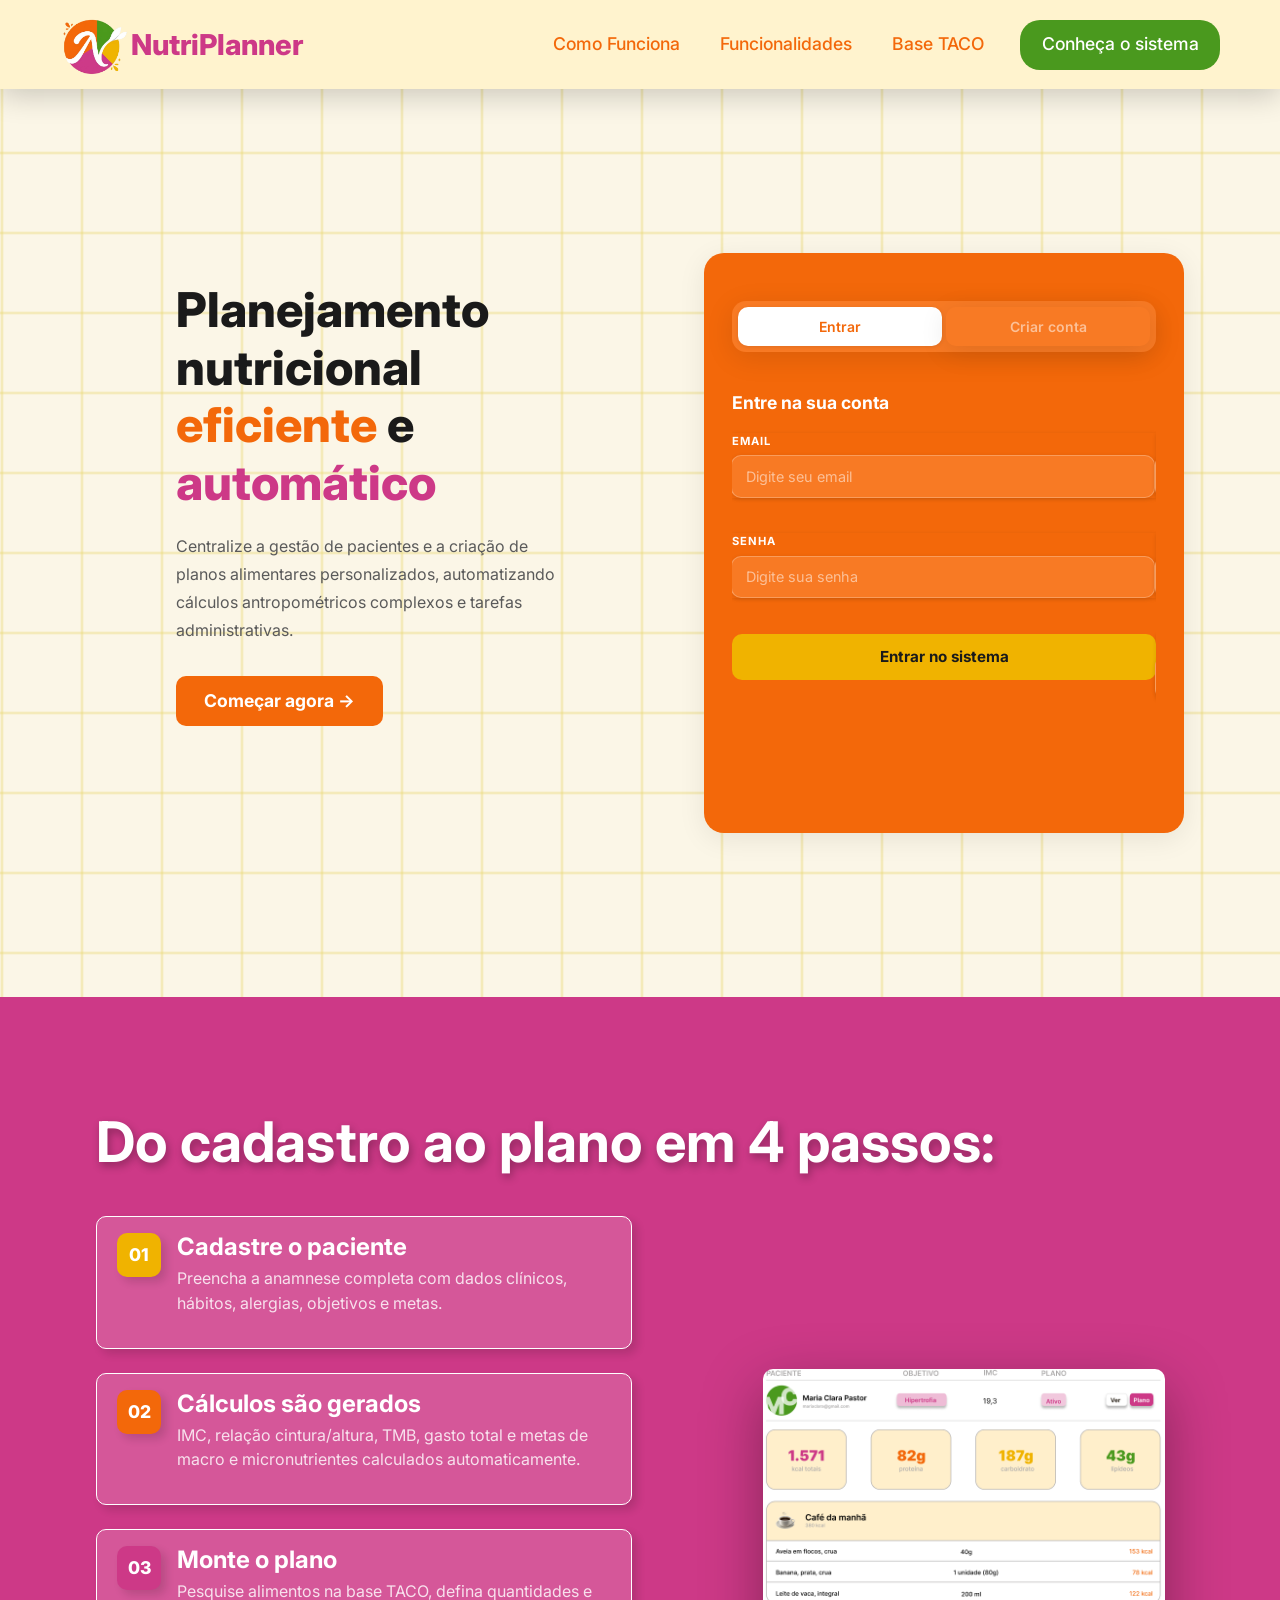
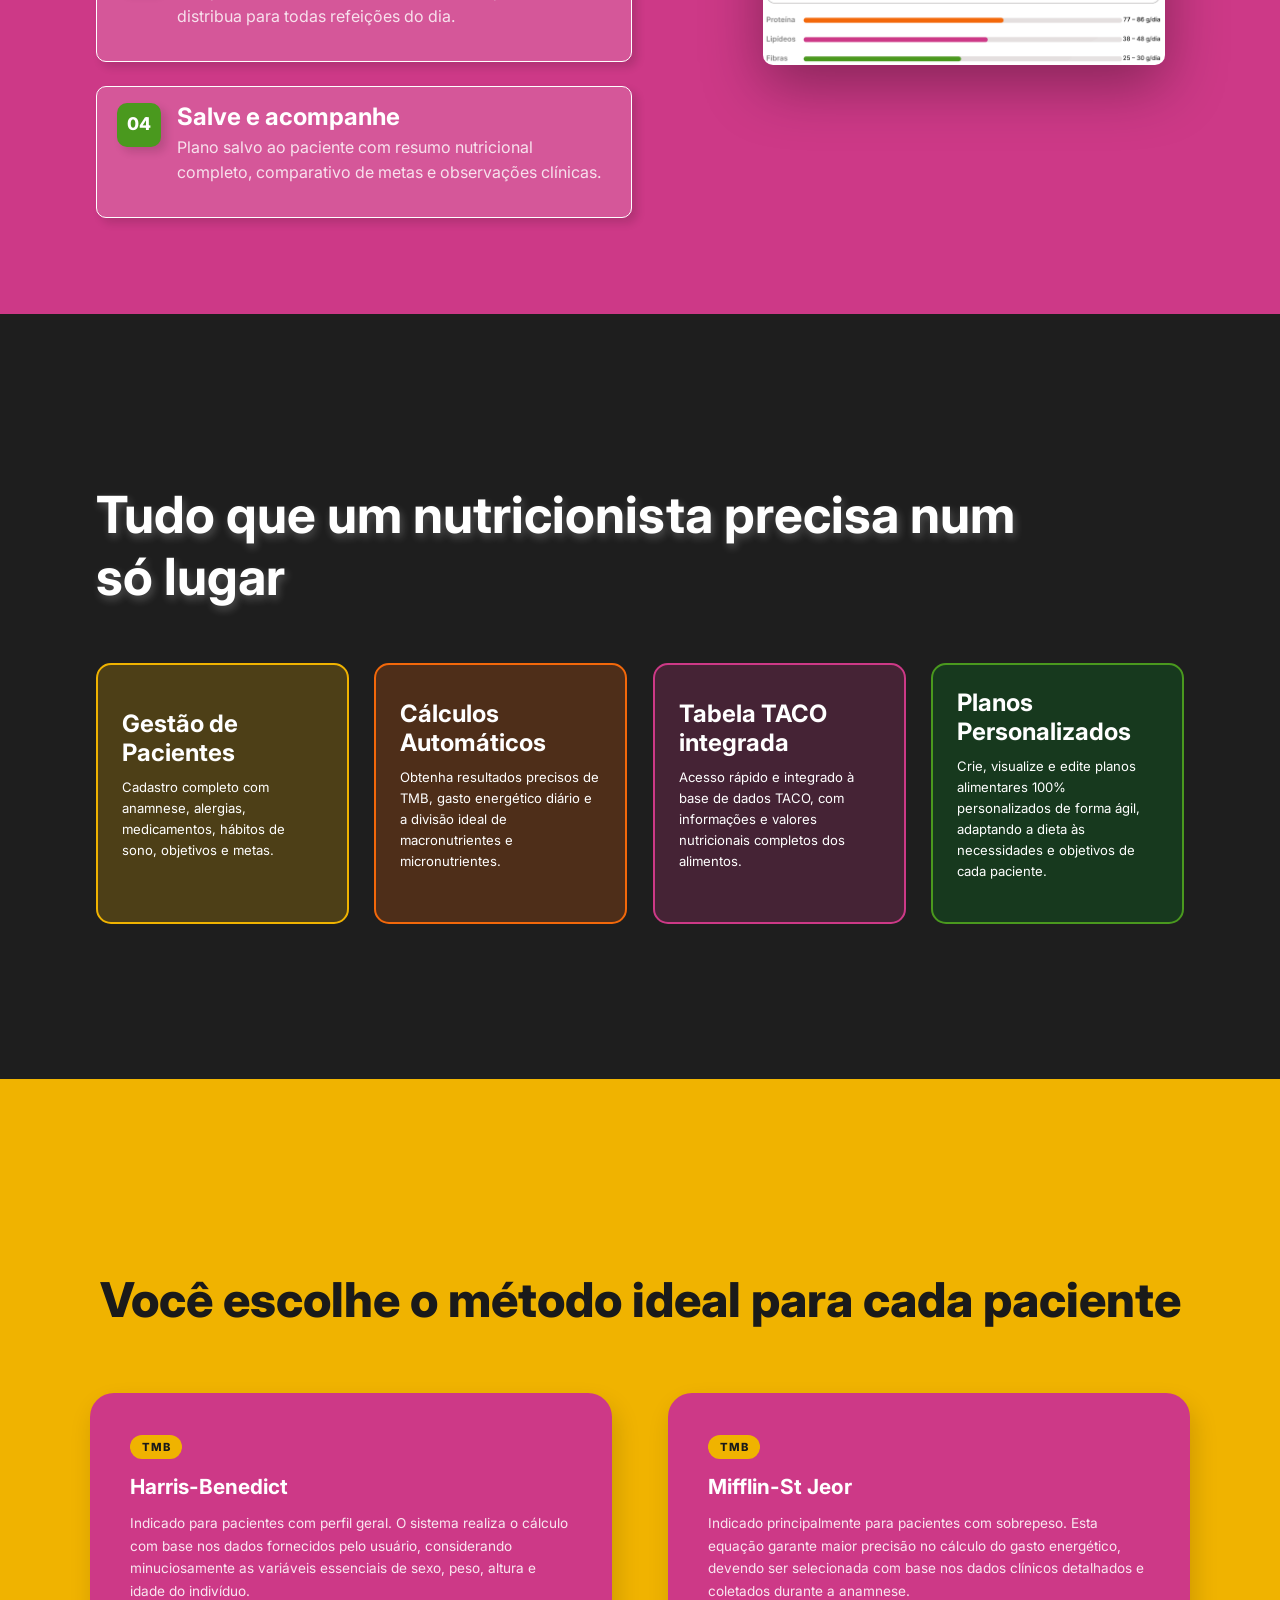
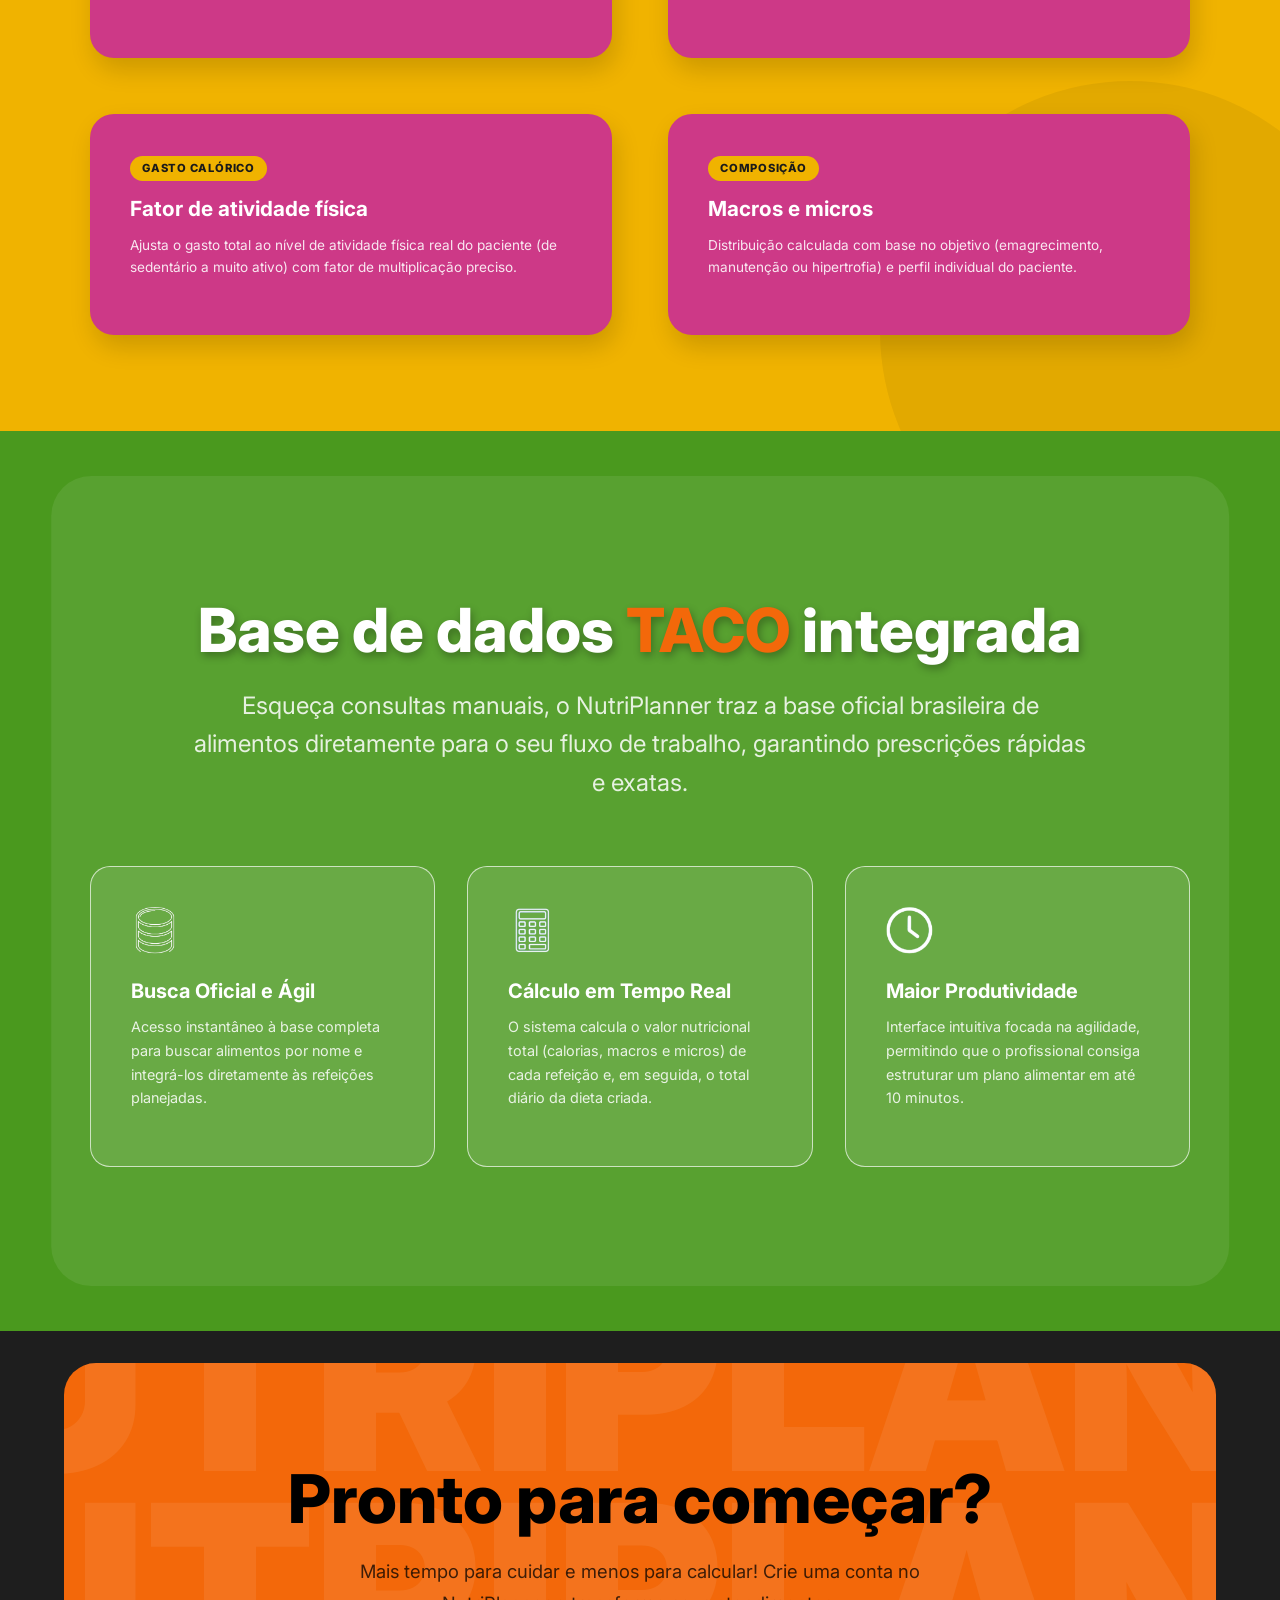
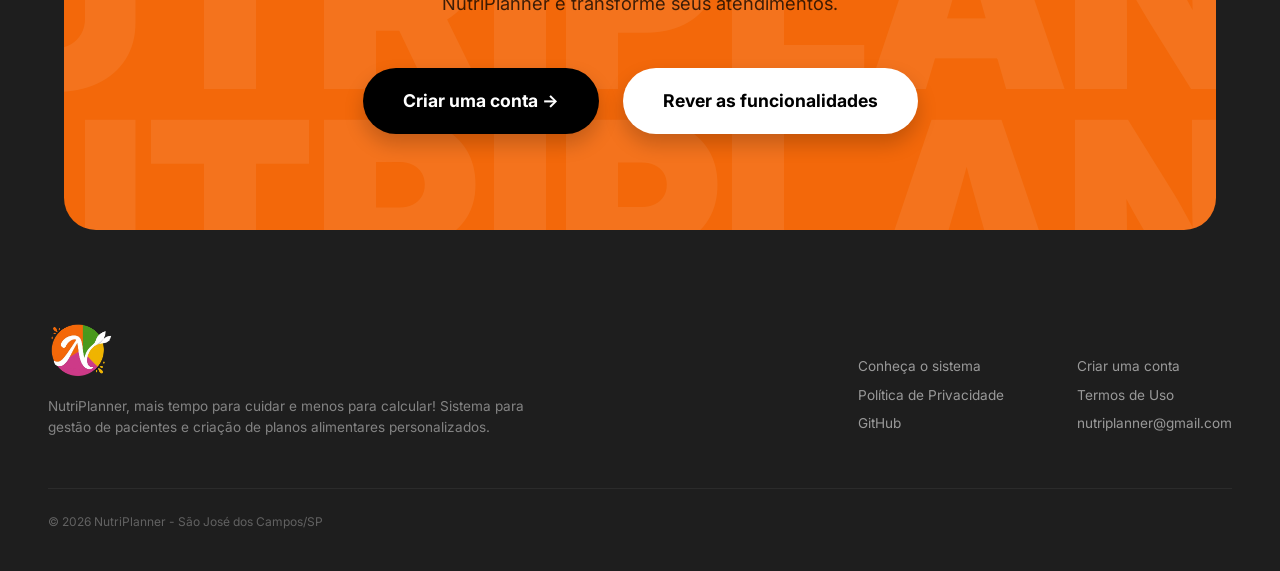
<file: pages/verpaciente.html>
<!DOCTYPE html>
<html lang="pt-br">

<head>
    <meta charset="UTF-8">
    <meta name="viewport" content="width=device-width, initial-scale=1.0">
    <title>NutriPlanner – Helena Vieira</title>
    <meta name="description" content="Visualização completa do prontuário, anamnese e plano alimentar da paciente Helena Vieira.">
    <link rel="shortcut icon" href="../imagens/favicon.ico" type="image/x-icon">
    <link href="https://cdn.jsdelivr.net/npm/bootstrap@5.3.0/dist/css/bootstrap.min.css" rel="stylesheet">
    <link rel="preconnect" href="https://fonts.googleapis.com">
    <link rel="preconnect" href="https://fonts.gstatic.com" crossorigin>
    <link href="https://fonts.googleapis.com/css2?family=Inter:wght@400;600;700;800&display=swap" rel="stylesheet">
    <link rel="stylesheet" href="../css/home.css">
    <link rel="stylesheet" href="../css/criar_plano.css">
    <link rel="stylesheet" href="../css/ver_paciente.css">
</head>

<body>

    <div id="containersidebar"></div>

    <main class="conteudo-dashboard">

        <header class="cabecalho-dashboard">
            <button class="botao-toggle-sidebar" id="toggleSidebar">☰</button>
            <div class="bloco-boas-vindas">
                <h1>Helena <span class="destaque-nome">Vieira</span></h1>
            </div>
            <div class="acoes-cabecalho d-flex align-items-center gap-2">
                <a href="editarpaciente.html" class="btn botao-editar-perfil">✏️ Editar</a>
                <a href="criarplano.html"     class="btn botao-criar-plano-perfil">📄 Criar Plano</a>
                <button class="btn botao-excluir-perfil" id="btnExcluirPaciente">🗑️ Excluir</button>
            </div>
        </header>

        <section class="secao-perfil-completo mb-4">

            <div class="cartao-perfil-lateral">
                <div class="avatar-perfil-lateral">HV</div>
                <h2 class="nome-perfil-lateral">Helena Vieira</h2>
                <p class="sub-perfil-lateral">
                    30/04/2007 · 19 anos<br>
                    Paciente Ativo
                </p>
                <div class="grupo-tags-perfil">
                    <span class="etiqueta-perfil-lateral etiqueta-objetivo">Manutenção</span>
                    <span class="etiqueta-perfil-lateral">Feminino</span>
                    <span class="etiqueta-perfil-lateral">Não gestante</span>
                </div>
                <div class="detalhes-perfil-lateral">
                    <div class="item-detalhe-lateral">
                        <strong>CPF</strong>
                        123.456.789-00
                    </div>
                    <div class="item-detalhe-lateral">
                        <strong>E-MAIL</strong>
                        helena.vieira@gmail.com
                    </div>
                    <div class="item-detalhe-lateral">
                        <strong>TELEFONE</strong>
                        (12) 99219-6585
                    </div>
                    <div class="item-detalhe-lateral">
                        <strong>PROFISSÃO</strong>
                        Estudante
                    </div>
                </div>
            </div>

            <div class="card cartao-anamnese-perfil">
                <div class="titulo-secao-anamnese">Anamnese</div>
                <div class="grade-dados-anamnese">

                    <div class="item-dado-anamnese">
                        <label>Objetivo</label>
                        <span>Manutenção</span>
                    </div>
                    <div class="item-dado-anamnese">
                        <label>Metas</label>
                        <span>Acompanhamento nutricional</span>
                    </div>
                    <div class="item-dado-anamnese">
                        <label>Peso</label>
                        <span>48,0 kg</span>
                    </div>
                    <div class="item-dado-anamnese">
                        <label>Altura</label>
                        <span>157 cm</span>
                    </div>

                    <div class="item-dado-anamnese">
                        <label>Sono</label>
                        <span>Excelente (dorme rápido)</span>
                    </div>
                    <div class="item-dado-anamnese">
                        <label>Funcionamento Intestinal</label>
                        <span>1x ao dia (normal)</span>
                    </div>
                    <div class="item-dado-anamnese">
                        <label>Consumo de Água</label>
                        <span>500 ml – 1 L/dia</span>
                    </div>
                    <div class="item-dado-anamnese">
                        <label>Consumo de Álcool</label>
                        <span>Não consome</span>
                    </div>

                    <div class="item-dado-anamnese">
                        <label>Cintura</label>
                        <span>60 cm</span>
                    </div>
                    <div class="item-dado-anamnese">
                        <label>Método TMB</label>
                        <span>Harris-Benedict</span>
                    </div>
                    <div class="item-dado-anamnese">
                        <label>TMB</label>
                        <span>
                            1289 kcal
                            <span class="etiqueta-inline etiqueta-inline-laranja">NORMAL</span>
                        </span>
                        <div class="progresso-pequeno">
                            <div class="barra-progresso-pequeno cor-laranja bar-tmb"></div>
                        </div>
                    </div>
                    <div class="item-dado-anamnese">
                        <label>IMC</label>
                        <span>
                            19,5
                            <span class="etiqueta-inline etiqueta-inline-verde">SAUDÁVEL</span>
                        </span>
                        <div class="progresso-pequeno">
                            <div class="barra-progresso-pequeno cor-verde bar-imc"></div>
                        </div>
                    </div>

                    <div class="item-dado-anamnese">
                        <label>Doenças</label>
                        <span><span class="etiqueta-status-anamnese etiqueta-amarela">Não se aplica</span></span>
                    </div>
                    <div class="item-dado-anamnese">
                        <label>Medicamentos</label>
                        <span><span class="etiqueta-status-anamnese etiqueta-amarela">Não se aplica</span></span>
                    </div>
                    <div class="item-dado-anamnese">
                        <label>Alergias</label>
                        <span><span class="etiqueta-status-anamnese etiqueta-amarela">Não se aplica</span></span>
                    </div>
                    <div class="item-dado-anamnese">
                        <label>Intolerâncias</label>
                        <span><span class="etiqueta-status-anamnese etiqueta-amarela">Não se aplica</span></span>
                    </div>

                    <div class="item-dado-anamnese item-largura-total">
                        <label>Relação Cintura-Altura</label>
                        <div class="valor-largura-total">
                            <span>
                                0,38
                                <span class="etiqueta-inline etiqueta-inline-verde">SAUDÁVEL</span>
                            </span>
                            <div class="progresso-pequeno">
                                <div class="barra-progresso-pequeno cor-laranja bar-rca"></div>
                            </div>
                        </div>
                    </div>

                </div>

                <div class="titulo-secao-anamnese mt-4">Avaliação Antropométrica — Dobras &amp; Composição</div>
                <div class="grade-dados-anamnese">
                    <div class="item-dado-anamnese">
                        <label>Peitoral</label>
                        <span>8 mm</span>
                    </div>
                    <div class="item-dado-anamnese">
                        <label>Axilar Média</label>
                        <span>9 mm</span>
                    </div>
                    <div class="item-dado-anamnese">
                        <label>Tríceps</label>
                        <span>14 mm</span>
                    </div>
                    <div class="item-dado-anamnese">
                        <label>Subescapular</label>
                        <span>10 mm</span>
                    </div>
                    <div class="item-dado-anamnese">
                        <label>Abdômen</label>
                        <span>16 mm</span>
                    </div>
                    <div class="item-dado-anamnese">
                        <label>Suprailíaca</label>
                        <span>11 mm</span>
                    </div>
                    <div class="item-dado-anamnese">
                        <label>Coxa</label>
                        <span>18 mm</span>
                    </div>
                    <div class="item-dado-anamnese">
                        <label>Soma das 7 Dobras</label>
                        <span>86 mm</span>
                    </div>
                    <div class="item-dado-anamnese">
                        <label>Densidade Corporal</label>
                        <span>1,0583 g/cm³</span>
                    </div>
                    <div class="item-dado-anamnese">
                        <label>Percentual de Gordura</label>
                        <span>
                            17,7%
                            <span class="etiqueta-inline etiqueta-inline-verde">SAUDÁVEL</span>
                        </span>
                        <div class="progresso-pequeno">
                            <div class="barra-progresso-pequeno cor-verde bar-gordura"></div>
                        </div>
                    </div>
                </div>
            </div>

        </section>

        <section class="card cartao-necessidades-nutricionais mb-4">
            <div class="titulo-secao-anamnese">Necessidades nutricionais</div>

            <div class="layout-necessidades">
                <div class="d-flex flex-column gap-3">
                    <div class="etiqueta-meta-necessidade">
                        <div class="valor-meta-nutricional">1.571</div>
                        <span class="descricao-meta-nutricional">kcal/dia — meta total</span>
                    </div>
                    <div class="etiqueta-meta-necessidade meta-agua">
                        <div class="valor-meta-nutricional">1,68</div>
                        <span class="descricao-meta-nutricional">L/dia — hidratação recomendada</span>
                    </div>
                </div>

                <div class="grade-barras-macros">
                    <div class="barra-macro-item">
                        <label>Proteína</label>
                        <div class="envoltorio-barra-progresso">
                            <div class="preenchimento-barra-progresso fill-prot"></div>
                        </div>
                        <span class="intervalo-valor-macro">77 – 82 g/dia</span>
                    </div>
                    <div class="barra-macro-item">
                        <label>Carboidrato</label>
                        <div class="envoltorio-barra-progresso">
                            <div class="preenchimento-barra-progresso fill-carb"></div>
                        </div>
                        <span class="intervalo-valor-macro">187 – 211 g/dia</span>
                    </div>
                    <div class="barra-macro-item">
                        <label>Lipídeos</label>
                        <div class="envoltorio-barra-progresso">
                            <div class="preenchimento-barra-progresso fill-lip"></div>
                        </div>
                        <span class="intervalo-valor-macro">36 – 43 g/dia</span>
                    </div>
                    <div class="barra-macro-item">
                        <label>Fibras</label>
                        <div class="envoltorio-barra-progresso">
                            <div class="preenchimento-barra-progresso fill-fib"></div>
                        </div>
                        <span class="intervalo-valor-macro">25 – 32 g/dia</span>
                    </div>
                </div>
            </div>

            <div class="alerta-necessidade-consumo">
                ⚠️ O consumo atual relatado (500 ml – 1 L/dia) está <strong>muito abaixo do recomendado</strong>.
            </div>
        </section>

        <section class="card cartao-evolucao-perfil mb-4">
            <div class="titulo-secao-anamnese">Evolução</div>

            <div class="layout-evolucao">
                <div class="bloco-metrica-reducao">
                    <div class="metrica-reducao-box">
                        <strong>Peso (kg)</strong>
                        <span>↓ -3 kg desde o início</span>
                    </div>
                    <div class="metrica-reducao-box">
                        <strong>Circunferência da cintura (cm)</strong>
                        <span>↓ -3 cm desde o início</span>
                    </div>
                    <div class="mini-lista-valores-evolucao">
                        <div class="mini-lista-item">
                            <span>Proteína</span>
                            <span>77 – 82 g</span>
                        </div>
                        <div class="mini-lista-item">
                            <span>Carboidrato</span>
                            <span>187 – 211 g</span>
                        </div>
                        <div class="mini-lista-item">
                            <span>Lipídeos</span>
                            <span>36 – 43 g</span>
                        </div>
                        <div class="mini-lista-item">
                            <span>Fibras</span>
                            <span>25 – 32 g</span>
                        </div>
                    </div>
                </div>

                <div class="cartao-grafico">
                    <h3>Peso ao longo do tempo (Kg)</h3>
                    <img src="../imagens/Peso_ao_longo_do_tempo.png" alt="Gráfico de peso ao longo do tempo">
                </div>

                <div class="cartao-grafico">
                    <h3>Adequação calórica (%)</h3>
                    <img src="../imagens/Adequação_calórica.png" alt="Gráfico de adequação calórica">
                </div>
            </div>
        </section>

        <section class="card cartao-lista-alimentos mb-4">
            <div class="d-flex justify-content-between align-items-center mb-3">
                <h2 class="titulo-secao-plano">Plano nutricional</h2>
                <button class="btn botao-salvar-pdf" id="btnSalvarPdf">Salvar PDF</button>
            </div>

            <div class="row g-3 mb-4">
                <div class="col-6 col-md-4 col-lg-2">
                    <div class="etiqueta-total-macro">
                        <div class="valor-macro">1.571</div>
                        <div class="nome-macro">kcal totais</div>
                    </div>
                </div>
                <div class="col-6 col-md-4 col-lg-2">
                    <div class="etiqueta-total-macro macro-prot">
                        <div class="valor-macro">82g</div>
                        <div class="nome-macro">proteína</div>
                    </div>
                </div>
                <div class="col-6 col-md-4 col-lg-2">
                    <div class="etiqueta-total-macro macro-carb">
                        <div class="valor-macro">187g</div>
                        <div class="nome-macro">carboidrato</div>
                    </div>
                </div>
                <div class="col-6 col-md-4 col-lg-2">
                    <div class="etiqueta-total-macro macro-lip">
                        <div class="valor-macro">43g</div>
                        <div class="nome-macro">lipídeos</div>
                    </div>
                </div>
                <div class="col-6 col-md-4 col-lg-2">
                    <div class="etiqueta-total-macro macro-fib">
                        <div class="valor-macro">30g</div>
                        <div class="nome-macro">fibras</div>
                    </div>
                </div>
            </div>

            <div class="d-flex flex-column gap-3" id="planoAlimentarContainer">

                <div class="grupo-refeicao">
                    <div class="cabecalho-refeicao">
                        <span class="titulo-refeicao">☕ Café da manhã</span>
                        <span class="kcal-total-refeicao">280 kcal</span>
                    </div>
                    <div class="tabela-scroll">
                        <table class="table tabela-alimentos-adicionados">
                            <tbody>
                                <tr>
                                    <td class="nome-alimento">Aveia em flocos, crua</td>
                                    <td class="quantidade-alimento">40g</td>
                                    <td class="kcal-alimento">153 kcal</td>
                                    <td class="acao-remover-alimento"></td>
                                </tr>
                                <tr>
                                    <td class="nome-alimento">Banana, prata, crua</td>
                                    <td class="quantidade-alimento">1 unidade (80g)</td>
                                    <td class="kcal-alimento">78 kcal</td>
                                    <td class="acao-remover-alimento"></td>
                                </tr>
                                <tr>
                                    <td class="nome-alimento">Leite de vaca, integral</td>
                                    <td class="quantidade-alimento">200 ml</td>
                                    <td class="kcal-alimento">122 kcal</td>
                                    <td class="acao-remover-alimento"></td>
                                </tr>
                            </tbody>
                        </table>
                    </div>
                </div>

                <div class="grupo-refeicao">
                    <div class="cabecalho-refeicao">
                        <span class="titulo-refeicao">🥪 Lanche da manhã</span>
                        <span class="kcal-total-refeicao">56 kcal</span>
                    </div>
                    <div class="tabela-scroll">
                        <table class="table tabela-alimentos-adicionados">
                            <tbody>
                                <tr>
                                    <td class="nome-alimento">Maçã, gala, com casca</td>
                                    <td class="quantidade-alimento">1 unidade (100g)</td>
                                    <td class="kcal-alimento">56 kcal</td>
                                    <td class="acao-remover-alimento"></td>
                                </tr>
                            </tbody>
                        </table>
                    </div>
                </div>

                <div class="grupo-refeicao">
                    <div class="cabecalho-refeicao">
                        <span class="titulo-refeicao">🍲 Almoço</span>
                        <span class="kcal-total-refeicao">460 kcal</span>
                    </div>
                    <div class="tabela-scroll">
                        <table class="table tabela-alimentos-adicionados">
                            <tbody>
                                <tr>
                                    <td class="nome-alimento">Arroz, integral, cozido</td>
                                    <td class="quantidade-alimento">150g</td>
                                    <td class="kcal-alimento">186 kcal</td>
                                    <td class="acao-remover-alimento"></td>
                                </tr>
                                <tr>
                                    <td class="nome-alimento">Feijão, carioca, cozido</td>
                                    <td class="quantidade-alimento">100g</td>
                                    <td class="kcal-alimento">76 kcal</td>
                                    <td class="acao-remover-alimento"></td>
                                </tr>
                                <tr>
                                    <td class="nome-alimento">Peito de frango, grelhado</td>
                                    <td class="quantidade-alimento">120g</td>
                                    <td class="kcal-alimento">198 kcal</td>
                                    <td class="acao-remover-alimento"></td>
                                </tr>
                            </tbody>
                        </table>
                    </div>
                </div>

                <div class="grupo-refeicao">
                    <div class="cabecalho-refeicao">
                        <span class="titulo-refeicao">🥪 Lanche da tarde</span>
                        <span class="kcal-total-refeicao">280 kcal</span>
                    </div>
                    <div class="tabela-scroll">
                        <table class="table tabela-alimentos-adicionados">
                            <tbody>
                                <tr>
                                    <td class="nome-alimento">Aveia em flocos, crua</td>
                                    <td class="quantidade-alimento">40g</td>
                                    <td class="kcal-alimento">153 kcal</td>
                                    <td class="acao-remover-alimento"></td>
                                </tr>
                                <tr>
                                    <td class="nome-alimento">Banana, prata, crua</td>
                                    <td class="quantidade-alimento">1 unidade (80g)</td>
                                    <td class="kcal-alimento">78 kcal</td>
                                    <td class="acao-remover-alimento"></td>
                                </tr>
                                <tr>
                                    <td class="nome-alimento">Leite de vaca, integral</td>
                                    <td class="quantidade-alimento">200 ml</td>
                                    <td class="kcal-alimento">122 kcal</td>
                                    <td class="acao-remover-alimento"></td>
                                </tr>
                            </tbody>
                        </table>
                    </div>
                </div>

                <div class="grupo-refeicao">
                    <div class="cabecalho-refeicao">
                        <span class="titulo-refeicao">🥗 Jantar</span>
                        <span class="kcal-total-refeicao">20 kcal</span>
                    </div>
                    <div class="tabela-scroll">
                        <table class="table tabela-alimentos-adicionados">
                            <tbody>
                                <tr>
                                    <td class="nome-alimento">Salada de alface e tomate</td>
                                    <td class="quantidade-alimento">100g</td>
                                    <td class="kcal-alimento">20 kcal</td>
                                    <td class="acao-remover-alimento"></td>
                                </tr>
                            </tbody>
                        </table>
                    </div>
                </div>

                <div class="grupo-refeicao sem-itens">
                    <div class="cabecalho-refeicao">
                        <span class="titulo-refeicao">🥛 Ceia</span>
                        <span class="status-sem-itens">Sem alimentos</span>
                    </div>
                </div>

            </div>
        </section>

    </main>

    <script src="../js/dashboard.js"></script>
    <script>
        if (!localStorage.getItem('nutriplanner_current_user')) {
            window.location.href = '../index.html';
        }
        const pNomeExcluir = localStorage.getItem('nutriplanner_selected_patient_name') || 'Helena Vieira';

        const calcularIdade = (dataNascStr) => {
            if (!dataNascStr) return 19;
            const parts = dataNascStr.split('/');
            if (parts.length !== 3) return 19;
            const nasc = new Date(parts[2], parts[1] - 1, parts[0]);
            const hoje = new Date();
            let idade = hoje.getFullYear() - nasc.getFullYear();
            const m = hoje.getMonth() - nasc.getMonth();
            if (m < 0 || (m === 0 && hoje.getDate() < nasc.getDate())) {
                idade--;
            }
            return Math.max(0, idade);
        };

        const carregarPacienteAtual = () => {
            const pacientes = JSON.parse(localStorage.getItem('nutriplanner_pacientes')) || [];
            let paciente = pacientes.find(item => item.nome.toLowerCase() === pNomeExcluir.toLowerCase());

            if (!paciente) {
                const mocks = {
                    'helena vieira': {
                        nome: 'Helena Vieira',
                        data_nasc: '30/04/2007',
                        profissao: 'Estudante',
                        sexo: 'F',
                        gravidez: 'Não',
                        telefone: '(12) 99219-6585',
                        email: 'helena.vieira@gmail.com',
                        cpf: '123.456.789-00',
                        etnia: 'Branca',
                        objetivo: 'Manutenção',
                        meta_1: 'Acompanhamento nutricional',
                        peso: 48,
                        altura: 157,
                        medida_cintura: 60,
                        metodo_tmb: 'Harris-Benedict',
                        kcal: 1289,
                        imc: 19.5,
                        doencas: [],
                        medicamentos: [],
                        alergias: [],
                        intolerancias: [],
                        peitoral: 8, axilar_media: 9, triceps: 14, subescapular: 10, abdomen: 16, suprailiaca: 11, coxa: 18,
                        consumo_agua: '500 ml – 1 L/dia'
                    },
                    'maria clara pastor': {
                        nome: 'Maria Clara Pastor',
                        data_nasc: '12/08/1995',
                        profissao: 'Advogada',
                        sexo: 'F',
                        gravidez: 'Não',
                        telefone: '(11) 98888-7777',
                        email: 'maria@gmail.com',
                        cpf: '234.567.890-11',
                        etnia: 'Parda',
                        objetivo: 'Hipertrofia',
                        meta_1: 'Ganho de massa magra',
                        peso: 62,
                        altura: 168,
                        medida_cintura: 70,
                        metodo_tmb: 'Harris-Benedict',
                        kcal: 1420,
                        imc: 22.0,
                        doencas: [],
                        medicamentos: [],
                        alergias: [],
                        intolerancias: [],
                        peitoral: 10, axilar_media: 12, triceps: 16, subescapular: 14, abdomen: 20, suprailiaca: 15, coxa: 22,
                        consumo_agua: '2 L/dia'
                    },
                    'camila ribeiro': {
                        nome: 'Camila Ribeiro',
                        data_nasc: '04/11/1988',
                        profissao: 'Arquiteta',
                        sexo: 'F',
                        gravidez: 'Não',
                        telefone: '(21) 97777-6666',
                        email: 'camila@gmail.com',
                        cpf: '345.678.901-22',
                        etnia: 'Branca',
                        objetivo: 'Emagrecimento',
                        meta_1: 'Redução de percentual de gordura',
                        peso: 75,
                        altura: 162,
                        medida_cintura: 85,
                        metodo_tmb: 'Harris-Benedict',
                        kcal: 1480,
                        imc: 28.6,
                        doencas: [],
                        medicamentos: [],
                        alergias: [],
                        intolerancias: [],
                        peitoral: 18, axilar_media: 22, triceps: 24, subescapular: 26, abdomen: 32, suprailiaca: 28, coxa: 34,
                        consumo_agua: '1.5 L/dia'
                    }
                };

                paciente = mocks[pNomeExcluir.toLowerCase()] || mocks['helena vieira'];
            }

            return paciente;
        };

        const p = carregarPacienteAtual();

        document.title = `NutriPlanner - ${p.nome}`;
        
        const mainH1 = document.querySelector('.cabecalho-dashboard h1');
        if (mainH1) {
            const words = p.nome.split(' ');
            const firstName = words[0];
            const lastName = words.slice(1).join(' ');
            mainH1.innerHTML = `${firstName} <span class="destaque-nome">${lastName}</span>`;
        }

        const avatar = document.querySelector('.avatar-perfil-lateral');
        if (avatar) {
            avatar.textContent = p.nome.split(' ').filter(Boolean).map(n => n[0]).slice(0, 2).join('').toUpperCase();
        }

        const nameSidebar = document.querySelector('.nome-perfil-lateral');
        if (nameSidebar) nameSidebar.textContent = p.nome;

        const subSidebar = document.querySelector('.sub-perfil-lateral');
        if (subSidebar) {
            subSidebar.innerHTML = `${p.data_nasc} · ${calcularIdade(p.data_nasc)} anos<br>Paciente Ativo`;
        }

        const tagsSidebar = document.querySelector('.grupo-tags-perfil');
        if (tagsSidebar) {
            tagsSidebar.innerHTML = `
                <span class="etiqueta-perfil-lateral etiqueta-objetivo">${p.objetivo}</span>
                <span class="etiqueta-perfil-lateral">${p.sexo === 'F' ? 'Feminino' : p.sexo === 'M' ? 'Masculino' : p.sexo}</span>
                <span class="etiqueta-perfil-lateral">${p.gravidez === 'Sim' ? 'Gestante' : 'Não gestante'}</span>
            `;
        }

        const itemsLateral = document.querySelectorAll('.item-detalhe-lat, .item-detalhe-lateral');
        if (itemsLateral.length >= 4) {
            itemsLateral[0].innerHTML = `<strong>CPF</strong> ${p.cpf || '—'}`;
            itemsLateral[1].innerHTML = `<strong>E-MAIL</strong> ${p.email || '—'}`;
            itemsLateral[2].innerHTML = `<strong>TELEFONE</strong> ${p.telefone || '—'}`;
            itemsLateral[3].innerHTML = `<strong>PROFISSÃO</strong> ${p.profissao || '—'}`;
        }

        const atualizarCampoAnamnese = (labelTexto, valorHtml) => {
            const items = document.querySelectorAll('.dado-anamnese-item, .item-dado-anamnese');
            for (let item of items) {
                const label = item.querySelector('label');
                if (label && label.textContent.trim().toLowerCase() === labelTexto.toLowerCase()) {
                    const span = item.querySelector('span');
                    if (span) {
                        span.innerHTML = valorHtml;
                        return true;
                    }
                }
            }
            return false;
        };

        const formatarTagsAnamnese = (tagsList) => {
            if (!tagsList || tagsList.length === 0 || (tagsList.length === 1 && tagsList[0] === '')) {
                return '<span class="etiqueta-status-anamnese etiqueta-amarela">Não se aplica</span>';
            }
            return tagsList.map(t => `<span class="etiqueta-status-anamnese etiqueta-amarela">${t}</span>`).join(' ');
        };

        atualizarCampoAnamnese('Objetivo', p.objetivo);
        atualizarCampoAnamnese('Metas', p.meta_1 || 'Acompanhamento nutricional');
        atualizarCampoAnamnese('Peso', `${parseFloat(p.peso).toFixed(1).replace('.', ',')} kg`);
        atualizarCampoAnamnese('Altura', `${p.altura} cm`);
        atualizarCampoAnamnese('Sono', p.sono || 'Normal');
        atualizarCampoAnamnese('Funcionamento Intestinal', p.intestino || 'Normal');
        atualizarCampoAnamnese('Consumo de Água', p.consumo_agua || '2 L/dia');
        atualizarCampoAnamnese('Consumo de Álcool', p.alcool || 'Não consome');
        atualizarCampoAnamnese('Cintura', `${p.medida_cintura || 0} cm`);
        atualizarCampoAnamnese('Método TMB', p.metodo_tmb || 'Harris-Benedict');

        atualizarCampoAnamnese('TMB', `
            ${p.kcal} kcal
            <span class="etiqueta-inline etiqueta-inline-laranja">NORMAL</span>
        `);

        const imcNum = parseFloat(p.imc) || 22;
        const imcStatus = imcNum < 18.5 ? 'BAIXO PESO' : imcNum < 25 ? 'SAUDÁVEL' : imcNum < 30 ? 'SOBREPESO' : 'OBESIDADE';
        const imcClass = imcNum < 18.5 || imcNum >= 25 ? 'etiqueta-inline-laranja' : 'etiqueta-inline-verde';
        const imcBarColor = imcNum < 18.5 || imcNum >= 25 ? 'cor-laranja' : 'cor-verde';
        atualizarCampoAnamnese('IMC', `
            ${imcNum.toFixed(1).replace('.', ',')}
            <span class="etiqueta-inline ${imcClass}">${imcStatus}</span>
            <div class="progresso-pequeno">
                <div class="barra-progresso-pequeno ${imcBarColor} bar-imc" style="width: ${Math.min(100, Math.max(10, (imcNum / 40) * 100))}%;"></div>
            </div>
        `);

        atualizarCampoAnamnese('Doenças', formatarTagsAnamnese(p.doencas));
        atualizarCampoAnamnese('Medicamentos', formatarTagsAnamnese(p.medicamentos));
        atualizarCampoAnamnese('Alergias', formatarTagsAnamnese(p.alergias));
        atualizarCampoAnamnese('Intolerâncias', formatarTagsAnamnese(p.intolerancias));

        const rcaVal = (p.medida_cintura && p.altura) ? (p.medida_cintura / p.altura).toFixed(2) : '0,38';
        const rcaValNum = parseFloat(rcaVal.replace(',', '.'));
        const rcaStatus = rcaValNum < 0.5 ? 'SAUDÁVEL' : 'ATENÇÃO';
        const rcaClass = rcaStatus === 'SAUDÁVEL' ? 'etiqueta-inline-verde' : 'etiqueta-inline-laranja';
        const rcaBarColor = rcaStatus === 'SAUDÁVEL' ? 'cor-verde' : 'cor-laranja';
        const rcaProgressWidth = Math.min(100, Math.max(10, (rcaValNum / 1) * 100));

        const rcaContainer = document.querySelector('.item-full-valor, .valor-largura-total');
        if (rcaContainer) {
            rcaContainer.innerHTML = `
                <span>
                    ${rcaVal.replace('.', ',')}
                    <span class="etiqueta-inline ${rcaClass}">${rcaStatus}</span>
                </span>
                <div class="progresso-pequeno mt-1">
                    <div class="barra-progresso-pequeno ${rcaBarColor} bar-rca" style="width: ${rcaProgressWidth}%;"></div>
                </div>
            `;
        }

        const peitoral = parseFloat(p.peitoral) || 0;
        const axilar = parseFloat(p.axilar_media) || 0;
        const triceps = parseFloat(p.triceps) || 0;
        const subescapular = parseFloat(p.subescapular) || 0;
        const abdomen = parseFloat(p.abdomen) || 0;
        const suprailiaca = parseFloat(p.suprailiaca) || 0;
        const coxa = parseFloat(p.coxa) || 0;
        const soma = peitoral + axilar + triceps + subescapular + abdomen + suprailiaca + coxa;

        let densidade = 1.0583;
        let gordura = 17.7;
        const idade = calcularIdade(p.data_nasc);
        if (soma > 0) {
            if (p.sexo === 'F') {
                densidade = 1.0970 - 0.00046971 * soma + 0.00000056 * (soma * soma) - 0.00012828 * idade;
            } else {
                densidade = 1.1120 - 0.00043499 * soma + 0.00000055 * (soma * soma) - 0.00028826 * idade;
            }
            gordura = ((4.95 / densidade) - 4.50) * 100;
        }

        const gordStatus = gordura < 8 ? 'BAIXO' : gordura < 20 ? 'SAUDÁVEL' : gordura < 25 ? 'SOBREPESO' : 'ALTO';
        const gordClass = gordStatus === 'SAUDÁVEL' ? 'etiqueta-inline-verde' : 'etiqueta-inline-laranja';
        const gordBarColor = gordStatus === 'SAUDÁVEL' ? 'cor-verde' : 'cor-laranja';

        atualizarCampoAnamnese('Peitoral', `${peitoral} mm`);
        atualizarCampoAnamnese('Axilar Média', `${axilar} mm`);
        atualizarCampoAnamnese('Tríceps', `${triceps} mm`);
        atualizarCampoAnamnese('Subescapular', `${subescapular} mm`);
        atualizarCampoAnamnese('Abdômen', `${abdomen} mm`);
        atualizarCampoAnamnese('Suprailíaca', `${suprailiaca} mm`);
        atualizarCampoAnamnese('Coxa', `${coxa} mm`);
        atualizarCampoAnamnese('Soma das 7 Dobras', `${soma} mm`);
        atualizarCampoAnamnese('Densidade Corporal', `${densidade.toFixed(4).replace('.', ',')} g/cm³`);
        atualizarCampoAnamnese('Percentual de Gordura', `
            ${gordura.toFixed(1).replace('.', ',')}%
            <span class="etiqueta-inline ${gordClass}">${gordStatus}</span>
            <div class="progresso-pequeno">
                <div class="barra-progresso-pequeno ${gordBarColor} bar-gordura" style="width: ${Math.min(100, Math.max(10, (gordura / 45) * 100))}%;"></div>
            </div>
        `);


        const atualizarNecessidades = (totaisConsumidos) => {
            const kcalMeta = Math.round(p.kcal) || 1600;
            const aguaMeta = (p.peso * 35 / 1000).toFixed(2) || '1.68';
            
            const protMeta = Math.round(p.peso * 2) || 80;
            const lipMeta = Math.round(p.peso * 1) || 40;
            const carbMeta = Math.round((kcalMeta - (protMeta * 4 + lipMeta * 9)) / 4) || 200;
            const fibMeta = 28;

            const kcalElement = document.querySelector('.etiqueta-meta-necessidade .valor-meta-nutricional');
            if (kcalElement) kcalElement.textContent = kcalMeta.toLocaleString('pt-BR');

            const aguaElement = document.querySelector('.etiqueta-meta-necessidade.meta-agua .valor-meta-nutricional');
            if (aguaElement) aguaElement.textContent = aguaMeta.replace('.', ',');

            const alertaAgua = document.querySelector('.alerta-necessidade-consumo');
            if (alertaAgua) {
                const aguaConsumoNum = parseFloat(p.consumo_agua) || 0.75;
                if (aguaConsumoNum < parseFloat(aguaMeta)) {
                    alertaAgua.innerHTML = `⚠️ O consumo atual relatado (${p.consumo_agua || '500 ml - 1 L/dia'}) está <strong>muito abaixo do recomendado (${aguaMeta.replace('.', ',')} L/dia)</strong>.`;
                    alertaAgua.style.display = 'block';
                } else {
                    alertaAgua.style.display = 'none';
                }
            }

            const fillProt = Math.min(100, Math.round((totaisConsumidos.prot / protMeta) * 100));
            const fillCarb = Math.min(100, Math.round((totaisConsumidos.carb / carbMeta) * 100));
            const fillLip = Math.min(100, Math.round((totaisConsumidos.lip / lipMeta) * 100));
            const fillFib = Math.min(100, Math.round((totaisConsumidos.fib / fibMeta) * 100));

            const setBarFill = (cls, pct) => {
                const bar = document.querySelector('.' + cls);
                if (bar) bar.style.width = pct + '%';
            };
            setBarFill('fill-prot', fillProt);
            setBarFill('fill-carb', fillCarb);
            setBarFill('fill-lip', fillLip);
            setBarFill('fill-fib', fillFib);

            const ranges = document.querySelectorAll('.intervalo-valor-macro');
            if (ranges.length >= 4) {
                ranges[0].innerHTML = `${Math.round(totaisConsumidos.prot)}g <span class="text-muted">/ ${protMeta}g</span>`;
                ranges[1].innerHTML = `${Math.round(totaisConsumidos.carb)}g <span class="text-muted">/ ${carbMeta}g</span>`;
                ranges[2].innerHTML = `${Math.round(totaisConsumidos.lip)}g <span class="text-muted">/ ${lipMeta}g</span>`;
                ranges[3].innerHTML = `${Math.round(totaisConsumidos.fib)}g <span class="text-muted">/ ${fibMeta}g</span>`;
            }
        };

        const carregarPlanoAlimentar = () => {
            const container = document.getElementById('planoAlimentarContainer');
            if (!container) return;

            const planoSalvo = JSON.parse(localStorage.getItem('nutriplanner_plano_' + pNomeExcluir.toLowerCase()));
            
            const refeicoesNomes = ['☕ Café da manhã', '🥪 Lanche da manhã', '🍲 Almoço', '🥪 Lanche da tarde', '🥗 Jantar', '🥛 Ceia'];
            const keyMap = ['cafe', 'lanche-m', 'almoco', 'lanche-t', 'jantar', 'ceia'];

            let totais = { kcal: 0, prot: 0, carb: 0, lip: 0, fib: 0 };

            if (planoSalvo) {
                let html = '';
                
                refeicoesNomes.forEach((nomeRef, idx) => {
                    const key = keyMap[idx];
                    const itens = planoSalvo[key] || [];
                    
                    let kcalRef = 0;
                    let rowsHtml = '';
                    
                    itens.forEach(it => {
                        kcalRef += Math.round(it.kcal || 0);
                        totais.kcal += it.kcal || 0;
                        totais.prot += it.prot || 0;
                        totais.carb += it.carb || 0;
                        totais.lip += it.lip || 0;
                        totais.fib += it.fib || 0;
                        
                        rowsHtml += `
                            <tr>
                                <td class="nome-alimento">${it.nome}</td>
                                <td class="quantidade-alimento">${it.medida}</td>
                                <td class="kcal-alimento">${Math.round(it.kcal || 0)} kcal</td>
                                <td class="acao-remover-alimento"></td>
                            </tr>
                        `;
                    });

                    if (itens.length > 0) {
                        html += `
                            <div class="grupo-refeicao mb-3">
                                <div class="cabecalho-refeicao">
                                    <span class="titulo-refeicao">${nomeRef}</span>
                                    <span class="kcal-total-refeicao">${kcalRef} kcal</span>
                                </div>
                                <div class="tabela-scroll">
                                    <table class="table tabela-alimentos-adicionados">
                                        <tbody>
                                            ${rowsHtml}
                                        </tbody>
                                    </table>
                                </div>
                            </div>
                        `;
                    } else {
                        html += `
                            <div class="grupo-refeicao sem-itens mb-3">
                                <div class="cabecalho-refeicao">
                                    <span class="titulo-refeicao">${nomeRef}</span>
                                    <span class="status-sem-itens">Sem alimentos</span>
                                </div>
                            </div>
                        `;
                    }
                });

                container.innerHTML = html;
            } else if (pNomeExcluir.toLowerCase() === 'helena vieira') {
                totais = { kcal: 1096, prot: 68, carb: 145, lip: 32, fib: 20 };
            } else {
                container.innerHTML = `
                    <div class="text-center py-5 text-muted">
                        <p class="mb-3">Nenhum plano alimentar criado para este paciente.</p>
                        <a href="criarplano.html" class="btn btn-criar-plano-perfil">+ Criar Plano</a>
                    </div>
                `;
            }

            const kcalTotalCard = document.querySelector('.etiqueta-total-macro:not([class*="macro-prot"]):not([class*="macro-carb"]):not([class*="macro-lip"]):not([class*="macro-fib"]) .valor-macro');
            if (kcalTotalCard) kcalTotalCard.textContent = `${Math.round(totais.kcal).toLocaleString('pt-BR')} kcal`;

            const protTotalCard = document.querySelector('.etiqueta-total-macro.macro-prot .valor-macro');
            if (protTotalCard) protTotalCard.textContent = `${Math.round(totais.prot)}g`;

            const carbTotalCard = document.querySelector('.etiqueta-total-macro.macro-carb .valor-macro');
            if (carbTotalCard) carbTotalCard.textContent = `${Math.round(totais.carb)}g`;

            const lipTotalCard = document.querySelector('.etiqueta-total-macro.macro-lip .valor-macro');
            if (lipTotalCard) lipTotalCard.textContent = `${Math.round(totais.lip)}g`;

            const fibTotalCard = document.querySelector('.etiqueta-total-macro.macro-fib .valor-macro');
            if (fibTotalCard) fibTotalCard.textContent = `${Math.round(totais.fib)}g`;

            atualizarNecessidades(totais);
        };

        carregarPlanoAlimentar();

        document.getElementById('btnExcluirPaciente').addEventListener('click', () => {
            if (confirm(`⚠️ Tem certeza de que deseja excluir permanentemente o cadastro de ${p.nome}? Esta ação não pode ser desfeita.`)) {
                let pacientes = JSON.parse(localStorage.getItem('nutriplanner_pacientes')) || [];
                pacientes = pacientes.filter(item => item.nome.toLowerCase() !== p.nome.toLowerCase());
                localStorage.setItem('nutriplanner_pacientes', JSON.stringify(pacientes));

                localStorage.removeItem('nutriplanner_plano_' + p.nome.toLowerCase());

                alert('Paciente excluído com sucesso!');
                window.location.href = 'listapacientes.html';
            }
        });

        document.getElementById('btnSalvarPdf').addEventListener('click', () => {
            alert(`✓ PDF do plano alimentar de ${p.nome} gerado com sucesso!`);
        });
    </script>
</body>

</html>
</file>
<file: css/style.css>
@import 'variables.css';

body {
    background-color: var(--fundo-pagina);
    color: var(--texto-escuro);
}


header .navbar {
    background-color: var(--fundo-pagina) !important;
    padding: 0.6rem 3rem;
    border-bottom: none;
    box-shadow: 0 6px 28px rgba(0,0,0,0.2);
}

.navbar-brand {
    font-size: 1.8rem;
    font-weight: 800;
    color: var(--cor-rosa) !important;
    display: flex;
    align-items: center;
    justify-content: left;
    gap: 0.2rem;
}

.navbar-brand img {
    width: auto;
    height: 60px;
    object-fit: contain;
}

.navbar-nav {
    margin-left: auto;
    display: flex;
    align-items: center;
    gap: 1rem;
}

.navbar-nav .nav-link {
    margin-left: auto;
    color: var(--cor-laranja) !important;
    font-weight: 500;
    font-size: 1.1rem;
    padding: 0.4rem 0.75rem !important;
    transition: opacity 0.2s;
}

.navbar-nav .nav-link:hover {
    opacity: 0.75;
}

.navbar-nav .nav-link.btn.btn-outline-secondary {
    background-color: var(--cor-verde);
    color: var(--texto-claro) !important;
    border-color: var(--cor-verde) !important;
    width: 200px;
    height: 50px;
    display: flex;
    align-items: center;
    justify-content: center;
    border-radius: 20px;
    padding: 0rem !important;
    transition: background-color 0.2s, color 0.2s;
}

.navbar-nav .nav-link.btn.btn-outline-secondary:hover {
    background-color: var(--cor-verde);
    color: var(--texto-claro) !important;
}


.secao-inicio {
    background-image: url(fundo.png);
    min-height: calc(100vh - 76px);
    display: flex;
    align-items: center;
    justify-content: space-between;
    padding: 4rem 6rem;
    gap: 3rem;
}

.bloco-inicio {
    flex: 1;
    max-width: 800px;
    margin: 1px 80px 80px 80px;
}

.titulo-principal {
    font-family: var(--fonte-titulo);
    font-size: 3rem;
    font-weight: 800;
    color: var(--texto-escuro);
    margin-bottom: 1.25rem;
}

.destaque-laranja { color: var(--cor-destaque-laranja); }
.destaque-rosa    { color: var(--cor-destaque-rosa); }

.descricao-principal {
    font-size: 1rem;
    color: var(--texto-mutado);
    margin-bottom: 2rem;
    line-height: 1.75;
    max-width: 600px;
}

.botao-inicio {
    background-color: var(--botao-primario);
    border: none;
    border-radius: 10px;
    padding: 0;
    cursor: pointer;
    transition: background-color 0.2s;
    display: inline-block;
}

.botao-inicio:hover {
    background-color: var(--botao-primario-hover);
}

.link-inicio {
    display: block;
    padding: 0.75rem 1.75rem;
    color: var(--texto-claro);
    text-decoration: none;
    font-weight: 700;
    font-size: 1.1rem;
}


.cartao-login {
    background-color: var(--cor-laranja);
    border-radius: 20px;
    padding: 1.75rem;
    width: 480px;
    height: 580px;
    box-shadow: 0 6px 28px rgba(0,0,0,0.08);
    margin: 100px auto; 
    justify-content: flex-start center;
    gap: 1rem;
    display: flex;
    flex-direction: column;

}

.container-abas {
    display: flex;
    gap: 4px;
    margin: 1.25rem 0 1.5rem 0;   
    background-color: #F87A24;
    border-radius: 14px;
    padding: 6px;
    box-shadow: 0 6px 28px rgba(0,0,0,0.1);

}

.aba-btn {
    flex: 1;
    border: none;
    border-radius: 10px;
    padding: 0.55rem 1rem;    
    font-family: var(--fonte-corpo);
    font-size: 0.875rem;
    font-weight: 600;
    cursor: pointer;
    transition: all 0.2s;
    box-shadow: 0 6px 28px rgba(0,0,0,0.1);

}

.aba-btn.ativa {
    background-color: white;
    color: var(--cor-laranja);
    box-shadow: 0 1px 4px rgba(0,0,0,0.1);
}

.aba-btn.inativa {
    background-color: transparent;
    color: rgba(255, 255, 255, 0.527);
}

.titulo-login {
    font-family: var(--fonte-titulo);
    font-size: 1.1rem;
    font-weight: 700;
    color: var(--texto-claro);
    margin-bottom: 1.25rem;
}


.input-group {
    display: flex;
    flex-direction: column;
    gap: 0.35rem;
    margin-bottom: 1rem;
    box-shadow: 0 1px 4px rgba(0,0,0,0.1);

}

.input-group label {
    border-radius: 10px;
    font-size: 0.7rem;
    font-weight: 700;
    letter-spacing: 0.08em;
    color: var(--texto-claro);
}

.input-group input {
    border: 1.5px solid rgba(255, 255, 255, 0.25);    
    border-radius: 10px !important;
    padding: 0.6rem 0.9rem;
    font-size: 0.9rem;
    background-color: #F87A24;
    outline: none;
    transition: border-color 0.2s;
    width: 100%;
    box-shadow: 0 1px 4px rgba(0,0,0,0.1);

}

.input-group input::placeholder {
    color: rgba(255, 255, 255, 0.527);
}

.input-group input:focus {
    border-color: var(--texto-claro);
    box-shadow: 0 0 0 3px rgba(243, 104, 10, 0.12);
}

.botao-enviar {
    width: 100%;
    padding: 0.75rem;
    background-color: var(--cor-amarelo);
    color: var(--texto-escuro);
    border: none;
    border-radius: 10px;
    font-family: var(--fonte-corpo);
    font-size: 0.95rem;
    font-weight: 700;
    cursor: pointer;
    transition: background-color 0.2s;
    margin-top: 1.25rem 0 1.5rem 0;
}

.botao-enviar:hover {
    background-color: var(--cor-amarelo-hover);
}

.cartao-login form {
    display: flex;
    flex-direction: column;
    flex: 1;
    gap: 1.9rem;
}


.form-container-wrapper {
    overflow: hidden;
    width: 100%;
}

.forms-slider {
    display: flex;
    width: 200%;
    transition: transform 0.4s ease-in-out;
    align-items: flex-start;
}

.form-box {
    width: 50%;
    flex-shrink: 0;
}

.cartao-login.active-cadastro .forms-slider {
    transform: translateX(-50%);
}

.cartao-login form {
    gap: 1.2rem;
}


.secao-passos {
    background-color: var(--cor-rosa);
    padding: var(--padding-secao);
    color: var(--texto-claro);
    min-height: 100vh;
    display: flex;
    flex-direction: column;
    justify-content: center;
}

.secao-passos > h1 {
    font-size: 3.5rem;
    font-weight: 700;
    color: var(--texto-claro);
    padding-top: 1rem;
    padding-left: 3rem;
    text-shadow: 2px 4px 8px rgba(0, 0, 0, 0.3);
}

.container-passos {
    display: flex;
    align-items: center;
    gap: 4rem;
    padding-left: 3rem;
    margin-top: 2rem;
}

.lista-passos {
    display: flex;
    flex-direction: column;
    gap: 1.5rem;
    flex: 1;
}

.item-passo {
    display: flex;
    align-items: flex-start;
    gap: 1rem;
    background-color: rgba(255,255,255,0.15);
    padding: 1rem 1.25rem;
    transition: background-color 0.2s;
    border-radius: 10px;
    border: 1px solid white;
    box-shadow: 5px 5px 8px 0 rgba(17, 16, 16, 0.15);
}

.item-passo:hover {
    background-color: rgba(255,255,255,0.22);
}

.numero-passo {
    font-family: var(--fonte-titulo);
    font-size: 1.1rem;
    font-weight: 800;
    width: 44px;
    height: 44px;
    border-radius: 10px;
    display: flex;
    align-items: center;
    justify-content: center;
    flex-shrink: 0;
    box-shadow: 5px 5px 8px 0 rgba(17, 16, 16, 0.15);
}

.numero-amarelo { background-color: var(--cor-numero-amarelo); color: var(--texto-claro); }
.numero-laranja { background-color: var(--cor-numero-laranja); color: var(--texto-claro); }
.numero-rosa    { background-color: var(--cor-rosa);    color: var(--texto-claro); }
.numero-verde   { background-color: var(--cor-numero-verde);   color: var(--texto-claro); }

.conteudo-passo h2 {
    font-family: var(--fonte-titulo);
    font-size: 1.5rem;
    font-weight: 700;
    color: var(--texto-claro);
    margin-bottom: 0.25rem;
}

.conteudo-passo p {
    font-size: 1rem;
    color: rgba(255,255,255,0.82);
    line-height: 1.55;
}

.painel-previa {
    flex: 1;
    display: flex;
    justify-content: center;
    align-items: center;
    border-radius: 20px;
}

.painel-previa img {
    max-width: 75%;
    border-radius: 10px;
    box-shadow: 0 20px 60px rgba(0,0,0,0.35);
}

.secao-funcionalidades {
    background-color: var(--fundo-escuro);
    color: var(--texto-claro);
    min-height: 85vh;
    padding: var(--padding-secao);
    display: flex;
    flex-direction: column;
    justify-content: center;
}

.secao-funcionalidades > h1 {
    font-size: 3.2rem;
    font-weight: 700;
    color: var(--texto-claro);
    padding-top: 1rem;
    padding-left: 3rem;
    max-width: 1000px;
    margin-bottom: 3.5rem;
    text-shadow: 2px 4px 8px rgba(255, 255, 255, 0.24);
}

.grade-cartoes {
    display: grid;
    grid-template-columns: repeat(4, 1fr);
    gap: 1.6rem;
    padding: 0 3rem;
}

.cartao-funcionalidade {
    border-radius: 15px;
    padding: 1.5rem;
    min-height: 250px;
    display: flex;
    flex-direction: column;
    justify-content: center;
}

.cartao-funcionalidade h2 {
    font-family: var(--fonte-titulo);
    font-size: 1.5rem;
    font-weight: 700;
    margin-bottom: 0.6rem;
    text-align: left;
}

.cartao-funcionalidade p {
    font-size: 0.82rem;
    line-height: 1.6;
    text-align: left;
}

.cartao-amarelo {
    background-color: rgba(240, 179, 0, 0.225);
    border: 2px solid var(--cor-amarelo);
    color: var(--texto-claro);

}

.cartao-laranja {
    background-color: rgba(243, 104, 10, 0.225);
    border: 2px solid var(--cor-laranja);
    color: var(--texto-claro);
}

.cartao-rosa {
    background-color: rgba(205, 57, 135, 0.225);
    border: 2px solid var(--cor-rosa);
    color: var(--texto-claro);
}

.cartao-verde {
    background-color: rgba(0, 153, 31, 0.225);
    border: 2px solid var(--cor-verde);
    color: var(--texto-claro);
}


.secao-metodos {
    background-color: var(--cor-amarelo);
    padding: var(--padding-secao);
    min-height: 100vh;
    position: relative;
    overflow: hidden; 
}

.secao-metodos::after {
    content: '';
    position: absolute;
    bottom: -150px;
    right: -100px;
    width: 500px;
    height: 500px;
    background-color: rgba(0, 0, 0, 0.06); 
    border-radius: 50%;
    z-index: 0;
}

.secao-metodos > h1 {
    font-family: var(--fonte-titulo), sans-serif;
    position: relative;
    z-index: 1; 
    font-size: 3rem;           
    font-weight: 800;
    color: var(--texto-escuro); 
    text-align: center;        
    margin: 6rem 0 4rem;       
    white-space: normal;       

}

.grade-metodos {
    display: grid;
    grid-template-columns: repeat(2, 1fr);
    gap: 3.5rem;               
    width: 100%;
    max-width: 1100px;         
    margin: 0 auto;            
    position: relative;
    z-index: 1;
}

.cartao-metodo {
    background-color: var(--cor-rosa);
    border-radius: 24px; 
    padding: 2.5rem; 
    color: var(--texto-claro);
    transition: transform 0.2s;
    box-shadow: 4px 12px 24px rgba(0, 0, 0, 0.15); 
}

.cartao-metodo:hover {
    transform: translateY(-2px);
}

.etiqueta-metodo {
    display: inline-block;
    background-color: var(--cor-amarelo);
    color: var(--texto-escuro);
    font-size: 0.7rem;
    font-weight: 800;
    letter-spacing: 0.07em;
    text-transform: uppercase;
    padding: 0.25rem 0.75rem;
    border-radius: 20px;
    margin-bottom: 1rem;
}

.cartao-metodo h2 {
    font-family: var(--fonte-titulo), sans-serif;
    font-size: 1.3rem;
    font-weight: 700;
    margin-bottom: 0.75rem;
    color: var(--texto-claro);
}

.cartao-metodo p {
    font-size: 0.85rem;
    line-height: 1.65;
    color: rgba(255,255,255,0.88);
}


.secao-taco {
    background-color: var(--cor-verde);
    padding: var(--padding-secao);
    min-height: 100vh;
    display: flex;
    flex-direction: column;
    justify-content: center;
    align-items: center;
    position: relative;
    z-index: 1;
}

.secao-taco::before {
    content: '';
    position: absolute;
    top: 50%;
    left: 50%;
    transform: translate(-50%, -50%);
    width: 92%;          
    max-width: 1300px;  
    height: 90%;         
    background-color: rgba(255, 255, 255, 0.08); 
    border-radius: 40px;  
    z-index: -1;          
}

.cabecalho-taco {
    text-align: center;
    margin-bottom: 4rem; 
    width: 100%;
    max-width: 1200px; 
}

.cabecalho-taco h1 {
    font-size: 3.8rem; 
    font-weight: 800;
    color: var(--texto-claro);
    margin-bottom: 1.25rem;
    white-space: normal; 
    text-shadow: 2px 4px 8px rgba(0, 0, 0, 0.3);
}

.cabecalho-taco h1 span {
    color: var(--cor-laranja);
}

.cabecalho-taco p {
    font-size: 1.5rem;
    color: rgba(255,255,255,0.85);
    max-width: 900px; 
    margin: 0 auto;
    line-height: 1.6;
}

.grade-taco {
    display: grid;
    grid-template-columns: repeat(3, 1fr);
    gap: 2rem;
    width: 100%;
    max-width: 1100px; 
    margin: 0 auto;
}

.cartao-taco {
    background-color: rgba(255,255,255,0.1); 
    border: 1px solid #ffffffaa;
    border-radius: 20px; 
    padding: 2.5rem; 
    text-align: left; 
    transition: background-color 0.2s;
}

.icone-cartao {
    width: 48px;
    height: 48px;
    background-color: transparent; 
    border-radius: 0;
    margin: 0 0 1.5rem 0; 
    display: flex;
    align-items: center;
    justify-content: flex-start;
}

.icone-cartao img {
    width: 48px;
    height: 48px;
    object-fit: contain;
}

.cartao-taco h2 {
    font-family: var(--fonte-titulo), sans-serif;
    font-size: 1.25rem;
    font-weight: 700;
    margin-bottom: 0.75rem;
    color: var(--texto-claro);
}

.cartao-taco p {
    font-size: 0.9rem;
    line-height: 1.65;
    color: rgba(255,255,255,0.85);
}


.container-rodape {
    background-color: var(--fundo-escuro, #1a1a1a);
    width: 100%;
    display: flex;
    flex-direction: column; 
    justify-content: space-between; 

}

.container-chamada {
    background-color: var(--cor-laranja);
    padding: 6rem 3rem;
    text-align: center;
    width: 90%;
    max-width: 1228px;
    height: auto;
    min-height: 400px;
    margin: 2rem auto 3.4rem auto;
    border-radius: 32px; 
    position: relative;
    overflow: hidden; 
}

.container-chamada::before {
    content: 'NUTRIPLANNER NUTRIPLANNER NUTRIPLANNER';
    position: absolute;
    top: 50%;
    left: 50%;
    transform: translate(-50%, -50%);
    font-size: 16rem; 
    font-weight: 900;
    line-height: 0.85;
    color: rgba(255, 255, 255, 0.08); 
    text-align: center;
    width: 150%;
    z-index: 0;
    pointer-events: none; 
}

.titulo-chamada, .descricao-chamada, .botoes-chamada {
    position: relative;
    z-index: 1;
}

.titulo-chamada {
    font-family: var(--fonte-titulo), sans-serif;
    font-size: 4.2rem; 
    font-weight: 800;
    color: #000000; 
    margin-bottom: 1rem;
}

.descricao-chamada {
    font-size: 1.15rem;
    color: rgba(0, 0, 0, 0.75); 
    margin-bottom: 3rem;
    max-width: 600px;
    margin-left: auto;
    margin-right: auto;
    line-height: 1.75;
}

.botoes-chamada {
    display: flex;
    justify-content: center;
    align-items: center;
    gap: 1.5rem;
    flex-wrap: wrap;
}

.botao-chamada {
    display: inline-block;
    padding: 1.25rem 2.5rem; 
    border-radius: 50px; 
    font-family: var(--fonte-corpo), sans-serif;
    font-size: 1.1rem;
    font-weight: 700;
    text-decoration: none;
    transition: opacity 0.2s, transform 0.15s;
    box-shadow: 0 10px 20px rgba(0, 0, 0, 0.2); 
}

.botao-chamada:hover {
    opacity: 0.88;
    transform: translateY(-2px);
}

.botao-escuro {
    background-color: #000000;
    color: #ffffff;
}

.botao-claro {
    background-color: #ffffff;
    color: #000000;
}


.rodape-principal {
    width: 100%;
    box-sizing: border-box;
    padding: 2rem 3rem 0;
}

.conteudo-rodape {
    display: flex;
    justify-content: space-between;
    align-items: flex-start;
    gap: 2rem;
    padding-bottom: 2.2rem;
    border-bottom: 1px solid rgba(255,255,255,0.06);
}

.marca-rodape {
    max-width: 500px;
}

.logo-rodape img {
    width: 64px;
    height: 64px;
    object-fit: contain;
    margin-bottom: 1rem;
    display: block;
}

.marca-rodape p {
    font-size: 0.85rem;
    color: rgba(255,255,255,0.45);
    line-height: 1.5;
}

.links-rodape {
    display: grid;
    grid-template-columns: 1fr 1fr; 
    column-gap: 4rem; 
    row-gap: 0.5rem; 
    padding-top: 2.5rem;
}

.links-rodape a {
    font-size: 0.85rem;
    color: rgba(255,255,255,0.55);
    text-decoration: none;
    transition: color 0.2s;
}

.links-rodape a:hover {
    color: var(--cor-laranja);
}

.rodape-inferior {
    padding: 1.5rem 0; 
    text-align: left;
}

.rodape-inferior p {
    font-size: 0.75rem;
    color: rgba(255,255,255,0.3);
}


@media (max-width: 1024px) {
    header .navbar {
        padding: 0.6rem 1.5rem !important;
    }

    .navbar-brand {
        font-size: 1.5rem !important;
    }

    .navbar-brand img {
        height: 48px !important;
    }

    .navbar-nav {
        flex-direction: column !important;
        align-items: flex-start !important;
        gap: 0.5rem !important;
        padding-top: 1rem !important;
        margin-left: 0 !important;
        width: 100% !important;
    }

    .navbar-nav .nav-link {
        margin-left: 0 !important;
        width: 100% !important;
        padding: 0.5rem 0 !important;
    }

    .navbar-nav .nav-link.btn.btn-outline-secondary {
        width: 100% !important;
        margin-left: 0 !important;
        margin-top: 0.5rem !important;
    }

    .secao-inicio {
        flex-direction: column !important;
        padding: 3rem 2.5rem !important;
        align-items: center !important;
        justify-content: center !important;
        gap: 2rem !important;
        min-height: auto !important;
    }

    .bloco-inicio {
        margin: 0 !important;
        max-width: 100% !important;
        text-align: center !important;
    }

    .descricao-principal {
        margin: 0 auto 2rem !important;
    }

    .cartao-login {
        width: 100% !important;
        max-width: 480px !important;
        height: auto !important;
        margin: 0 auto !important;
    }

    .secao-passos {
        height: auto !important;
        padding: 4rem 2.5rem !important;
    }

    .secao-passos > h1 {
        font-size: 2.5rem !important;
        padding-top: 0 !important;
        padding-left: 0 !important;
    }

    .container-passos {
        flex-direction: column !important;
        padding-left: 0 !important;
        margin-top: 2rem !important;
        gap: 2rem !important;
    }

    .painel-previa {
        display: none !important;
    }

    .secao-funcionalidades {
        height: auto !important;
        padding: 4rem 2.5rem !important;
    }

    .secao-funcionalidades > h1 {
        font-size: 2rem !important;
        padding: 0 !important;
        margin-bottom: 2.5rem !important;
    }

    .grade-cartoes {
        grid-template-columns: repeat(2, 1fr) !important;
        padding: 0 !important;
    }

    .secao-metodos > h1 {
        font-size: 2rem !important;
        margin: 3rem 0 2rem !important;
    }

    .grade-metodos {
        grid-template-columns: 1fr !important;
        gap: 2rem !important;
    }

    .cabecalho-taco h1 {
        font-size: 2.2rem !important;
    }

    .cabecalho-taco p {
        font-size: 1rem !important;
    }

    .grade-taco {
        grid-template-columns: repeat(2, 1fr) !important;
    }

    .container-chamada {
        width: 95% !important;
        height: auto !important;
        padding: 4rem 2rem !important;
    }

    .titulo-chamada {
        font-size: 2.5rem !important;
    }
}


@media (max-width: 640px) {
    header .navbar {
        padding: 0.6rem 1rem !important;
    }

    .navbar-brand {
        font-size: 1.3rem !important;
    }

    .navbar-brand img {
        height: 40px !important;
    }

    :root {
        --padding-secao: 3rem 1.1rem;
    }

    .titulo-principal {
        font-size: 1.8rem !important;
    }

    .secao-passos > h1,
    .secao-funcionalidades > h1,
    .secao-metodos > h1,
    .cabecalho-taco h1,
    .titulo-chamada {
        font-size: 1.4rem !important;
    }

    .grade-cartoes {
        grid-template-columns: 1fr !important;
    }

    .grade-taco {
        grid-template-columns: 1fr !important;
    }

    .container-chamada {
        padding: 3rem 1rem !important;
        width: 90% !important;
    }

    .rodape-principal {
        padding: 2.5rem 1rem 0 !important;
    }

    .conteudo-rodape {
        flex-direction: column !important;
        gap: 2rem !important;
    }

    .botoes-chamada {
        flex-direction: column !important;
        align-items: stretch !important;
        max-width: 300px !important;
        margin: 0 auto !important;
    }

    .botao-chamada {
        text-align: center !important;
    }

    .secao-inicio {
        padding: 2.5rem 1rem !important;
        gap: 1.5rem !important;
    }

    .cartao-login {
        padding: 1.25rem !important;
        margin: 20px auto !important;
        height: auto !important;
    }
}
</file>
<file: css/home.css>
@import 'variables.css';

body {
    display: flex;
    min-height: 100vh;
}

a {
    text-decoration: none;
}

button {
    cursor: pointer;
    border: none;
}

.botao-voltar {
    background: linear-gradient(135deg, #e0306a, #c02055);
    color: #ffffff !important;
    font-weight: 700;
    font-size: 0.85rem;
    border: none;
    border-radius: 12px;
    padding: 8px 20px;
    box-shadow: 0 4px 12px rgba(224, 48, 106, 0.22);
    transition: transform 0.15s ease, box-shadow 0.15s ease;
    text-decoration: none;
    display: inline-flex;
    align-items: center;
    gap: 6px;
    cursor: pointer;
}

.botao-voltar:hover {
    transform: translateY(-2px);
    box-shadow: 0 8px 20px rgba(224, 48, 106, 0.30);
    color: #ffffff !important;
}

.botao-voltar:active {
    transform: translateY(0);
}

.painel-lateral {
    width: 260px;
    min-height: 100vh;
    background-color: var(--fundo-escuro);
    color: var(--texto-claro);
    display: flex;
    flex-direction: column;
    padding: 24px 16px;
    position: fixed;
    transition: width 0.3s ease, padding 0.3s ease;
    overflow: hidden;
}

.painel-lateral.fechado {
    width: 0;
    padding: 0;
}

.botao-toggle-sidebar {
    background: none;
    border: none;
    font-size: 1.3rem;
    cursor: pointer;
    padding: 4px 8px;
    border-radius: 6px;
    color: var(--texto-escuro);
}

.botao-toggle-sidebar:hover {
    background-color: rgba(0, 0, 0, 0.07);
}

.marca-painel {
    display: flex;
    align-items: center;
    gap: 10px;
    padding: 0 8px 28px;
    border-bottom: 1px solid rgba(255, 255, 255, 0.08);
}

.marca-painel img {
    width: 40px;
    height: 40px;
    object-fit: contain;
}

.marca-painel span {
    font-size: 1.25rem;
    font-weight: 800;
    color: var(--cor-rosa);
}

.menu-navegacao {
    padding-top: 20px;
}

.titulo-menu {
    color: #5E5E5E;
    font-size: 12px;
    font-style: normal;
    font-weight: 750;
    line-height: normal;
}

.menu-navegacao ul {
    display: flex;
    flex-direction: column;
    gap: 4px;
}

.item-menu {
    display: flex;
    align-items: center;
    gap: 10px;
    padding: 10px 12px;
    border-radius: 8px;
    transition: background 0.2s;
}

.item-menu a {
    font-size: 0.95rem;
    font-weight: 500;
    color: rgba(255, 255, 255, 0.65);
}

.item-menu:hover {
    background-color: rgba(255, 255, 255, 0.07);
}

.item-menu:hover a {
    color: var(--texto-claro);
}

.item-menu.ativo {
    background-color: var(--cor-rosa);
}

.item-menu.ativo a {
    color: var(--texto-claro);
    font-weight: 600;
}

.perfil-usuario {
    display: flex;
    align-items: center;
    gap: 10px;
    padding: 14px 12px;
    border-top: 1px solid rgba(255, 255, 255, 0.08);
    margin-top: auto;
}

.avatar-perfil img {
    width: 40px;
    height: 40px;
}

.conteudo-perfil {
    display: flex;
    flex-direction: column;
    flex: 1;
}

.nome-perfil {
    font-size: 0.85rem;
    font-weight: 600;
    color: var(--texto-claro);
}

.email-perfil {
    font-size: 0.72rem;
    color: rgba(255, 255, 255, 0.45);
}

.botao-sair {
    background: none;
    padding: 4px;
    width: 20px;
    height: 20px;
}

.conteudo-dashboard {
    margin-left: 260px;
    flex: 1;
    min-width: 0;
    padding: 32px 36px;
    display: flex;
    flex-direction: column;
    gap: 28px;
    transition: margin-left 0.3s ease;
}

.conteudo-dashboard.expandido {
    margin-left: 0;
}

.cabecalho-dashboard {
    display: flex;
    align-items: center;
    justify-content: space-between;
    gap: 16px;
}

.bloco-boas-vindas {
    display: flex;
    flex-direction: column;
    gap: 2px;
    align-items: flex-start;
    text-align: left;
    margin-right: auto;
}

.data-atual {
    font-size: 0.8rem;
    color: var(--texto-mutado);
    font-weight: 400;
}

.bloco-boas-vindas h1 {
    font-size: 2rem;
    font-weight: 800;
    color: var(--texto-escuro);
    line-height: 1.2;
}

.destaque-nome {
    color: var(--cor-rosa);
}

.acoes-cabecalho {
    display: flex;
    gap: 12px;
    align-items: center;
}

.botao-novoalimento {
    background-color: var(--texto-claro);
    color: var(--texto-escuro);
    font-size: 0.9rem;
    font-weight: 700;
    padding: 12px 22px;
    border-radius: 10px;
    border: 1px solid #E8E8E8;
    box-shadow: 0 4px 4px 0 rgba(0, 0, 0, 0.25), 0 4px 4px 0 rgba(0, 0, 0, 0.25) inset;
}

.botao-novoalimento:hover {
    border-color: var(--cor-rosa);
}

.botao-novopaciente {
    background-color: var(--cor-rosa);
    color: var(--texto-claro);
    font-size: 0.9rem;
    font-weight: 700;
    padding: 12px 22px;
    border-radius: 10px;
    border: 1px solid #F366B0;
    box-shadow: 0 4px 4px 0 rgba(0, 0, 0, 0.25), 0 4px 4px 0 rgba(0, 0, 0, 0.25) inset;
}

.botao-novopaciente:hover {
    border-color: var(--texto-claro);
}

.grade-dashboard {
    display: grid;
    grid-template-columns: 1fr 240px;
    gap: 20px;
    align-items: start;
}

.secao-pacientes {
    background-color: var(--texto-claro);
    border-radius: 10px;
    padding: 24px;
    display: flex;
    flex-direction: column;
    gap: 20px;
    box-shadow: 0 4px 4px 0 rgba(0, 0, 0, 0.25);
    min-width: 0;
}

.cabecalho-secao {
    display: flex;
    align-items: center;
    justify-content: space-between;
    gap: 16px;
}

.titulo-secao h2 {
    font-size: 1.15rem;
    font-weight: 700;
    color: var(--texto-escuro);
}

.titulo-secao span {
    font-size: 0.78rem;
    color: var(--texto-mutado);
}

.barra-busca input {
    padding: 8px 14px 8px 14px;
    font-size: 0.85rem;
    font-family: inherit;
    color: var(--texto-escuro);
    text-align: left;
    width: 220px;
    transition: border-color 0.2s;
    border-radius: 10px;
    border: 1px solid #F0B300;
    background: #FFF3CE;
    box-shadow: 0 4px 4px 0 rgba(0, 0, 0, 0.25);
}

.barra-busca input:focus {
    outline: none !important;
    border: 1px solid #ffbf00 !important;
}

.container-tabela {
    overflow-x: auto;
}

.tabela-pacientes {
    width: 100%;
    border-collapse: collapse;
}

.tabela-pacientes thead th {
    font-size: 0.68rem;
    font-weight: 700;
    letter-spacing: 0.07em;
    color: var(--texto-mutado);
    text-align: left;
    padding: 0 12px 12px;
    border-bottom: 1px solid #f0f0f0;
}

.tabela-pacientes tbody tr {
    border-bottom: 1px solid #f7f7f7;
    transition: background 0.15s;
}

.tabela-pacientes tbody tr:last-child {
    border-bottom: none;
}

.tabela-pacientes tbody tr:hover {
    background-color: #fafafa;
}

.tabela-pacientes tbody td {
    padding: 14px 12px;
    font-size: 0.88rem;
    vertical-align: middle;
}

.tabela-pacientes tbody tr.selecionado {
    background-color: #fce7f3;
}

.perfil-paciente {
    display: flex;
    align-items: center;
    gap: 12px;
}

.avatar-iniciais {
    width: 38px;
    height: 38px;
    border-radius: 50%;
    display: flex;
    align-items: center;
    justify-content: center;
    font-size: 0.75rem;
    font-weight: 700;
    color: var(--texto-claro);
    flex-shrink: 0;
}

.avatar-bp {
    background: linear-gradient(135deg, var(--cor-rosa));
}

.avatar-hv {
    background: linear-gradient(135deg, var(--cor-rosa));
}

.avatar-mc {
    background: linear-gradient(135deg, var(--cor-verde));
}

.avatar-cr {
    background: linear-gradient(135deg, var(--cor-laranja));
}

.avatar-hv2 {
    background: linear-gradient(135deg, #7C5CBF);
}

.avatar-mc2 {
    background: linear-gradient(135deg, var(--cor-amarelo));
}

.avatar-cr2 {
    background: linear-gradient(135deg, #2E8B8B);
}

.dados-paciente {
    display: flex;
    flex-direction: column;
}

.dados-paciente strong {
    font-size: 0.88rem;
    font-weight: 600;
    color: var(--texto-escuro);
}

.dados-paciente span {
    font-size: 0.73rem;
    color: var(--texto-mutado);
}

.etiqueta-objetivo {
    display: inline-block;
    padding: 4px 10px;
    border-radius: 5px;
    font-size: 0.75rem;
    font-weight: 600;
    box-shadow: 0 4px 4px 0 rgba(0, 0, 0, 0.25);

}

.etiqueta-manutencao {
    background: rgba(243, 104, 10, 0.23);
    color: var(--cor-laranja);
}

.etiqueta-emagrecimento {
    background-color: #dcfce7;
    color: var(--cor-verde);
}

.etiqueta-hipertrofia {
    background-color: #fce7f3;
    color: var(--cor-rosa);
}

.status-ativo,
.status-sem-plano {
    display: inline-block;
    padding: 4px 12px;
    border-radius: 5px;
    font-size: 0.75rem;
    font-weight: 600;
    box-shadow: 0 4px 4px 0 rgba(0, 0, 0, 0.25);
}

.status-ativo {
    background-color: #fce7f3;
    color: var(--cor-rosa);
}

.status-sem-plano {
    background-color: #fef3c7;
    color: #b45309;
}

.acoes-linha {
    display: flex;
    align-items: center;
    gap: 6px;
}

.botao-texto {
    font-size: 0.8rem;
    font-weight: 600;
    color: var(--texto-mutado);
    padding: 4px 8px;
    border-radius: 5px;
    transition: color 0.2s;
}

.botao-texto:hover {
    color: var(--texto-escuro);
}

.botao-tabela {
    font-size: 0.78rem;
    font-weight: 700;
    padding: 5px 12px;
    border-radius: 6px;
    color: var(--texto-claro);
    transition: opacity 0.2s;
}

.botao-tabela:hover {
    opacity: 0.85;
}

.botao-ver-plano {
    background-color: var(--cor-rosa);
}

.botao-criar-plano {
    background-color: var(--cor-rosa);
}

.rodape-tabela {
    display: flex;
    align-items: center;
    justify-content: space-between;
    padding-top: 8px;
    border-top: 1px solid #f0f0f0;
}

.contador-registros {
    font-size: 0.78rem;
    color: var(--texto-mutado);
}

.container-paginacao {
    display: flex;
    gap: 4px;
}

.numero-pagina,
.botao-pagina {
    width: 30px;
    height: 30px;
    border-radius: 5px;
    font-size: 0.8rem;
    font-weight: 600;
    display: flex;
    align-items: center;
    justify-content: center;
    color: var(--texto-mutado);
    transition: background 0.15s, color 0.15s;
    box-shadow: 0 4px 4px 0 rgba(0, 0, 0, 0.25);
}

.numero-pagina.ativo {
    background-color: var(--cor-rosa);
    color: var(--texto-claro);
}

.painel-avisos {
    display: flex;
    flex-direction: column;
    gap: 12px;
}

.cartao-aviso {
    border-radius: 14px;
    padding: 18px;
    display: flex;
    flex-direction: column;
    gap: 8px;
    box-shadow: 0 4px 4px 0 rgba(0, 0, 0, 0.25) inset, 0 4px 4px 0 rgba(0, 0, 0, 0.25);
    background-color: var(--cor-amarelo);
}

.etiqueta-aviso {
    font-size: 0.68rem;
    font-weight: 700;
    letter-spacing: 0.05em;
    color: rgba(0, 0, 0, 0.55);
    animation: piscar-alerta 1.5s infinite ease-in-out;
}

@keyframes piscar-alerta {

    0%,
    100% {
        opacity: 1;
    }

    50% {
        opacity: 0.3;
    }
}

.cartao-aviso h3 {
    font-size: 1rem;
    font-weight: 800;
    color: var(--texto-escuro);
    line-height: 1.3;
}

.cartao-aviso p {
    font-size: 0.76rem;
    color: rgba(0, 0, 0, 0.65);
    line-height: 1.5;
}

.link-aviso {
    font-size: 0.8rem;
    font-weight: 700;
    color: var(--texto-escuro);
    transition: opacity 0.2s;
}

.link-aviso:hover {
    opacity: 0.7;
}

@media (max-width: 1024px) {
    .painel-lateral {
        position: fixed;
        z-index: 1000;
        width: 260px;
        transform: translateX(-100%);
        transition: transform 0.3s ease;
    }

    .painel-lateral.aberto {
        transform: translateX(0);
    }

    .conteudo-dashboard {
        margin-left: 0 !important;
        padding: 20px 16px;
    }

    .grade-dashboard {
        grid-template-columns: 1fr;
    }

    .overlay-sidebar {
        display: none;
        position: fixed;
        inset: 0;
        background: rgba(0, 0, 0, 0.45);
        z-index: 999;
    }

    .overlay-sidebar.visivel {
        display: block;
    }

    .tabela-pacientes {
        min-width: 580px;
    }

    .tabela-alimentos {
        min-width: 640px;
    }

    .cabecalho-dashboard {
        flex-wrap: wrap;
        gap: 12px;
    }

    .acoes-cabecalho {
        width: 100%;
        justify-content: flex-end;
    }

    .bloco-boas-vindas h1 {
        font-size: 1.4rem;
    }

    .cabecalho-secao {
        flex-direction: column;
        align-items: stretch;
        gap: 12px;
    }

    .barra-busca, .barra-busca input {
        width: 100% !important;
    }
}

@media (max-width: 768px) {
    .cabecalho-dashboard {
        flex-direction: column;
        align-items: stretch;
        gap: 16px;
    }

    .bloco-boas-vindas {
        margin-right: 0;
        width: 100%;
    }

    .acoes-cabecalho {
        width: 100%;
        flex-direction: column;
        gap: 8px;
    }

    .botao-novoalimento,
    .botao-novopaciente {
        width: 100% !important;
        text-align: center;
        justify-content: center;
        display: flex;
        padding: 10px 16px;
    }

    .botao-voltar {
        width: 100% !important;
        text-align: center;
        margin-left: 0 !important;
        margin-top: 8px;
    }
}
</file>
<file: css/cadastros_pacientes.css>
@import 'variables.css';

.indicador-etapas {
    background-color: var(--texto-claro);
    border-radius: 10px;
    padding: 10px;
    box-shadow: 0 4px 4px 0 rgba(0, 0, 0, 0.25);
    gap: 8px;
}

.indicador-etapas .nav-link.etapa {
    flex: 1;
    text-align: center;
    font-size: 0.82rem;
    font-weight: 600;
    color: var(--texto-mutado);
    white-space: nowrap;
}

.numero-etapa {
    display: inline-flex;
    align-items: center;
    justify-content: center;
    width: 20px;
    height: 20px;
    margin-right: 6px;
    border-radius: 50%;
    background-color: #ECECEC;
    color: var(--texto-mutado);
    font-size: 0.7rem;
}

.indicador-etapas .nav-link.etapa.concluida {
    background-color: #E7F6E9;
    color: var(--cor-verde);
}

.indicador-etapas .nav-link.etapa.concluida .numero-etapa {
    background-color: var(--cor-verde);
    color: var(--texto-claro);
}

.indicador-etapas .nav-link.etapa.atual {
    background-color: var(--cor-rosa);
    color: var(--texto-claro);
}

.indicador-etapas .nav-link.etapa.atual .numero-etapa {
    background-color: var(--texto-claro);
    color: var(--cor-rosa);
}

.cartao-formulario {
    border: none;
    border-radius: 10px;
    box-shadow: 0 4px 4px 0 rgba(0, 0, 0, 0.25);
}

.cartao-formulario .card-header {
    background-color: var(--texto-claro);
    border-bottom: 1px solid #f0f0f0;
    font-size: 1.05rem;
    font-weight: 700;
    color: var(--texto-escuro);
    padding: 1rem 1.5rem;
}

.cartao-formulario .card-body {
    padding: 1.5rem;
}

.form-label {
    font-size: 0.68rem;
    font-weight: 700;
    letter-spacing: 0.04em;
    color: var(--texto-mutado);
}

.form-control,
.form-select {
    border: 1px solid var(--cor-amarelo);
    background-color: var(--fundo-creme);
    box-shadow: 0 4px 4px 0 rgba(0, 0, 0, 0.25);
    font-size: 0.85rem;
}

.form-control::placeholder {
    color: #B8945A;
}

.form-control:focus,
.form-select:focus {
    border-color: var(--cor-amarelo-hover);
    box-shadow: 0 4px 4px 0 rgba(0, 0, 0, 0.25);
}

.form-control:disabled {
    background-color: #F0F0F0;
    color: var(--texto-mutado);
    cursor: not-allowed;
}

.form-text {
    font-size: 0.68rem;
}

.campo-etiquetas {
    display: flex;
    flex-wrap: wrap;
    align-items: center;
    gap: 6px;
    padding: 8px 10px;
    border-radius: 10px;
    border: 1px solid var(--cor-amarelo);
    background-color: var(--fundo-creme);
    box-shadow: 0 4px 4px 0 rgba(0, 0, 0, 0.25);
}

.campo-etiquetas input {
    flex: 1;
    min-width: 140px;
    border: none;
    background: transparent;
    font-size: 0.85rem;
}

.campo-etiquetas input:focus {
    outline: none;
}

.etiqueta-removivel {
    display: inline-flex;
    align-items: center;
    gap: 6px;
    background-color: var(--texto-claro);
    font-size: 0.78rem;
    font-weight: 600;
    padding: 4px 6px 4px 10px;
    border-radius: 6px;
    box-shadow: 0 2px 3px 0 rgba(0, 0, 0, 0.18);
    white-space: nowrap;
    flex-shrink: 0;
}

.botao-remover-etiqueta {
    background: none;
    color: var(--texto-mutado);
    font-size: 0.95rem;
    line-height: 1;
}

.botao-remover-etiqueta:hover {
    color: var(--cor-rosa);
}

.botao-salvar-paciente {
    background-color: var(--cor-verde) !important;
    color: #ffffff !important;
    font-weight: 700 !important;
    border-radius: 10px !important;
    border: none !important;
    font-size: 0.85rem !important;
    padding: 8px 16px !important;
    transition: opacity 0.2s, transform 0.15s !important;
    box-shadow: 0 4px 6px rgba(0, 0, 0, 0.08) !important;
}

.botao-salvar-paciente:hover,
.botao-salvar-paciente:focus {
    opacity: 0.9;
    transform: translateY(-1px);
    background-color: var(--cor-verde) !important;
    border-color: transparent !important;
}

.cartao-exclusoes {
    border: 2px solid #C0392B;
    border-radius: 10px;
    background: rgba(194, 67, 52, 0.24);
}

.cabecalho-cartao-exclusoes {
    padding: 1rem 1.5rem;
    font-size: 1.05rem;
    font-weight: 700;
    color: #c44040;
    border-bottom: 1px solid rgba(192, 57, 43, 0.3);
}

.bloco-exclusao {
    display: flex;
    align-items: center;
    justify-content: space-between;
    gap: 16px;
    padding: 12px 0;
    border-bottom: 1px solid rgba(192, 57, 43, 0.2);
}

.bloco-exclusao:last-child {
    border-bottom: none;
    padding-bottom: 0;
}

.bloco-exclusao:first-child {
    padding-top: 0;
}

.botao-exclusao {
    white-space: nowrap;
    font-size: 0.82rem;
    font-weight: 700;
    padding: 6px 16px;
    border-radius: 8px;
    border: 2px solid #C0392B;
    color: #C0392B;
    background: transparent;
    cursor: pointer;
    flex-shrink: 0;
    transition: background 0.2s, color 0.2s;
}

.botao-exclusao:hover {
    background-color: #C0392B;
    color: #fff;
}

@media (max-width: 1024px) {
    .indicador-etapas {
        display: flex !important;
        flex-wrap: nowrap !important;
        overflow-x: auto !important;
        width: 100% !important;
        scrollbar-width: none;
        -webkit-overflow-scrolling: touch;
    }
    .indicador-etapas::-webkit-scrollbar {
        display: none;
    }
    .indicador-etapas .etapa {
        flex-shrink: 0 !important;
    }
}

@media (max-width: 576px) {
    .bloco-exclusao {
        flex-direction: column;
        align-items: flex-start;
        gap: 8px;
    }
    .botao-exclusao {
        width: 100%;
        text-align: center;
    }
}
</file>
<file: css/emdesenvolvimento.css>
.secao-em-dev {
            display: flex;
            flex-direction: column;
            align-items: center;
            justify-content: center;
            text-align: center;
            padding: 0 24px;
        }

        .icone-dev {
            font-size: 5rem;
            margin-bottom: 24px;
            animation: flutuacao 3s ease-in-out infinite;
        }

         @keyframes flutuacao {
            0%, 100% { transform: translateY(0px); }
            50%       { transform: translateY(-12px); }
        }

        .titulo-dev {
            font-size: 1.9rem;
            font-weight: 800;
            color: #030303;
            margin-bottom: 12px;
            letter-spacing: -0.02em;
        }

        .titulo-dev span {
            color: var(--cor-rosa);
        }

        .descricao-dev {
            font-size: 1rem;
            color: var(--texto-mutado);
            max-width: 480px;
            line-height: 1.7;
            margin-bottom: 32px;
        }

        .etiqueta-dev {
            display: inline-flex;
            align-items: center;
            gap: 8px;
            background: white;
            border: 1.5px solid #ffd0e0;
            border-radius: 20px;
            padding: 8px 20px;
            font-size: 0.8rem;
            font-weight: 700;
            color: #e0306a;
            margin-bottom: 36px;
            letter-spacing: 0.04em;
        }

        .etiqueta-dev::before {
            content: '';
            width: 8px;
            height: 8px;
            border-radius: 50%;
            background-color: #e0306a;
            animation: pisca 1.2s ease-in-out infinite;
        }

        @keyframes pisca {
            0%, 100% { opacity: 1; }
            50%       { opacity: 0.2; }
        }

        .botoes-dev {
            display: flex;
            gap: 12px;
            flex-wrap: wrap;
            justify-content: center;
        }

        .botao-voltar-dev {
            background: var(--cor-rosa) !important;
            color: #ffffff !important;
            font-weight: 700 !important;
            font-size: 0.88rem !important;
            border: none !important;
            border-radius: 12px !important;
            padding: 10px 24px !important;
            box-shadow: 0 4px 12px rgba(224,48,106,0.25) !important;
        }

        .botao-voltar-dev:hover {
            transform: translateY(-2px) !important;
            box-shadow: 0 8px 20px rgba(224,48,106,0.3) !important;
        }

        .botao-inicio-dev {
            background-color: #ffffff !important;
            color: var(--texto-mutado) !important;
            font-weight: 700 !important;
            font-size: 0.88rem !important;
            border: 1.5px solid #dee2e6 !important;
            border-radius: 12px !important;
            padding: 10px 24px !important;
            transition: border-color 0.2s !important;
        }

        .botao-inicio-dev:hover {
            border-color: #e0306a !important;
            color: #e0306a !important;
        }
</file>
<file: css/lista_pacientes.css>
@import 'variables.css';

.grade-pacientes {
    display: grid;
    grid-template-columns: repeat(auto-fill, minmax(380px, 1fr));
    gap: 20px;
    padding: 0;
}

.cartao-paciente {
    background-color: var(--texto-claro);
    border-radius: 14px;
    padding: 20px;
    display: flex;
    flex-direction: column;
    gap: 16px;
    box-shadow: 0 4px 4px 0 rgba(0, 0, 0, 0.25);
    border-top: 4px solid var(--cor-rosa);
    transition: transform 0.2s, box-shadow 0.2s;
}

.cartao-paciente:hover {
    transform: translateY(-4px);
    box-shadow: 0 6px 8px 0 rgba(0, 0, 0, 0.15);
}

.cartao-paciente.cor-laranja {
    border-top-color: var(--cor-laranja);
}

.cartao-paciente.cor-verde {
    border-top-color: var(--cor-verde);
}

.cartao-paciente.cor-roxo {
    border-top-color: #7C5CBF;
}

.cartao-paciente.cor-amarelo {
    border-top-color: var(--cor-amarelo);
}

.cartao-paciente.cor-ciano {
    border-top-color: #2E8B8B;
}

.cabecalho-cartao {
    display: flex;
    align-items: center;
    gap: 12px;
    justify-content: space-between;
}

.info-paciente-cabecalho {
    display: flex;
    align-items: center;
    gap: 12px;
    flex: 1;
}

.avatar-paciente {
    width: 48px;
    height: 48px;
    border-radius: 50%;
    display: flex;
    align-items: center;
    justify-content: center;
    font-size: 1.2rem;
    font-weight: 700;
    color: var(--texto-claro);
    flex-shrink: 0;
}

.avatar-rosa {
    background: linear-gradient(135deg, var(--cor-rosa));
}

.avatar-laranja {
    background: linear-gradient(135deg, var(--cor-laranja));
}

.avatar-verde {
    background: linear-gradient(135deg, var(--cor-verde));
}

.avatar-roxo {
    background: linear-gradient(135deg, #7C5CBF);
}

.avatar-amarelo {
    background: linear-gradient(135deg, var(--cor-amarelo));
}

.avatar-ciano {
    background: linear-gradient(135deg, #2E8B8B);
}

.dados-paciente-cabecalho {
    display: flex;
    flex-direction: column;
    gap: 2px;
}

.nome-paciente {
    font-size: 0.95rem;
    font-weight: 700;
    color: var(--texto-escuro);
}

.email-paciente {
    font-size: 0.75rem;
    color: var(--texto-mutado);
}

.etiqueta-objetivo-cartao {
    display: inline-block;
    padding: 4px 12px;
    border-radius: 6px;
    font-size: 0.7rem;
    font-weight: 600;
    white-space: nowrap;
}

.objetivo-manutencao {
    background-color: rgba(243, 104, 10, 0.23);
    color: var(--cor-laranja);
}

.objetivo-hipertrofia {
    background-color: #fce7f3;
    color: var(--cor-rosa);
}

.objetivo-emagrecimento {
    background-color: #dcfce7;
    color: var(--cor-verde);
}

.metricas-paciente {
    display: grid;
    grid-template-columns: 1fr 1fr 1fr;
    gap: 12px;
}

.metrica {
    background-color: var(--fundo-pagina);
    border-radius: 8px;
    padding: 10px;
    text-align: center;
    display: flex;
    flex-direction: column;
    gap: 4px;
}

.valor-metrica {
    font-size: 0.9rem;
    font-weight: 700;
    color: var(--texto-escuro);
}

.rotulo-metrica {
    font-size: 0.7rem;
    color: var(--texto-mutado);
    text-transform: uppercase;
    letter-spacing: 0.5px;
}

.rodape-cartao {
    display: flex;
    align-items: center;
    justify-content: space-between;
    padding-top: 12px;
    border-top: 1px solid #f0f0f0;
}

.status-plano {
    display: inline-block;
    padding: 4px 12px;
    border-radius: 6px;
    font-size: 0.7rem;
    font-weight: 600;
}

.status-ativo-cartao {
    background-color: #fce7f3;
    color: var(--cor-rosa);
}

.status-sem-plano-cartao {
    background-color: #fef3c7;
    color: #b45309;
}

.acoes-cartao {
    display: flex;
    gap: 8px;
}

.botao-cartao {
    padding: 6px 14px;
    border-radius: 6px;
    font-size: 0.75rem;
    font-weight: 700;
    color: var(--texto-claro);
    border: none;
    cursor: pointer;
    transition: opacity 0.2s;
}

.botao-ver {
    background-color: var(--texto-mutado);
}

.botao-plano {
    background-color: var(--cor-rosa);
}

.botao-cartao:hover {
    opacity: 0.85;
}

.container-filtros {
    display: flex;
    align-items: center;
    gap: 10px;
    flex-wrap: wrap;
    margin-bottom: 20px;
}

.botao-filtro {
    padding: 8px 16px;
    border-radius: 20px;
    border: none;
    font-size: 0.85rem;
    font-weight: 600;
    cursor: pointer;
    background-color: var(--texto-claro);
    color: var(--texto-escuro);
    transition: all 0.2s;
    box-shadow: 0 2px 4px 0 rgba(0, 0, 0, 0.1);
}

.botao-filtro.ativo {
    background-color: var(--cor-rosa);
    color: var(--texto-claro);
}

.botao-filtro:hover {
    box-shadow: 0 4px 8px 0 rgba(0, 0, 0, 0.15);
}

.container-buscador {
    display: flex;
    align-items: center;
    gap: 12px;
    margin-bottom: 20px;
}

.input-busca {
    flex: 1;
    padding: 12px 16px;
    border-radius: 25px;
    border: 1px solid #E8E8E8;
    background-color: #FFFFFF;
    font-size: 0.9rem;
    color: var(--texto-escuro);
    box-shadow: 0 2px 8px 0 rgba(0, 0, 0, 0.08);
}

.input-busca::placeholder {
    color: var(--texto-mutado);
}

.input-busca:focus {
    outline: none;
    border-color: #ffbf00;
    box-shadow: 0 4px 8px 0 rgba(240, 179, 0, 0.2);
}

.botao-alternar-visualizacao {
    display: flex;
    gap: 4px;
    background-color: var(--texto-claro);
    border: 1px solid #E8E8E8;
    border-radius: 6px;
    padding: 4px;
    box-shadow: 0 2px 4px 0 rgba(0, 0, 0, 0.1);
}

.botao-alternar {
    width: 32px;
    height: 32px;
    border: none;
    background: none;
    cursor: pointer;
    border-radius: 4px;
    display: flex;
    align-items: center;
    justify-content: center;
    font-size: 1.1rem;
    transition: background 0.2s;
}

.botao-alternar.ativo {
    background-color: #f0f0f0;
}

.secao-pacientes-grade {
    background-color: transparent;
    border-radius: 0;
    padding: 0;
    box-shadow: none;
}

@media (max-width: 1024px) {
    .grade-pacientes {
        grid-template-columns: 1fr;
    }

    .cabecalho-secao {
        flex-direction: column;
        align-items: stretch;
        gap: 12px;
    }

    .container-filtros {
        display: flex;
        flex-wrap: nowrap;
        overflow-x: auto;
        padding-bottom: 8px;
        scrollbar-width: none;
        width: 100%;
        -webkit-overflow-scrolling: touch;
    }

    .container-filtros::-webkit-scrollbar {
        display: none;
    }

    .container-filtros .botao-filtro,
    .container-filtros .btn-ordem {
        flex-shrink: 0;
    }

    .container-buscador {
        flex-direction: column;
        align-items: stretch;
        gap: 12px;
    }

    .input-busca {
        width: 100%;
    }
}

#tabelaListaWrap {
    background: #fff;
    border-radius: 14px;
    box-shadow: 0 4px 4px 0 rgba(0, 0, 0, 0.15);
    overflow: hidden;
}

@media (max-width: 1024px) {
    #tabelaListaWrap {
        overflow-x: auto;
    }
    .tabela-lista-pacientes {
        min-width: 600px;
    }
}

.tabela-lista-pacientes {
    width: 100%;
    border-collapse: collapse;
}

.tabela-lista-pacientes thead th {
    font-size: 0.68rem;
    font-weight: 700;
    letter-spacing: 0.07em;
    color: var(--texto-mutado);
    text-align: left;
    padding: 14px 16px;
    border-bottom: 1px solid #f0f0f0;
    text-transform: uppercase;
}

.tabela-lista-pacientes tbody tr {
    border-bottom: 1px solid #f7f7f7;
    transition: background 0.15s;
}

.tabela-lista-pacientes tbody tr:last-child {
    border-bottom: none;
}

.tabela-lista-pacientes tbody tr:hover {
    background: #fafafa;
}

.tabela-lista-pacientes tbody td {
    padding: 12px 16px;
    font-size: 0.88rem;
    vertical-align: middle;
}

.lista-perfil {
    display: flex;
    align-items: center;
    gap: 10px;
}

.lista-dados strong {
    font-size: 0.88rem;
    font-weight: 700;
    color: var(--texto-escuro);
    display: block;
}

.lista-dados span {
    font-size: 0.72rem;
    color: var(--texto-mutado);
}
</file>
<file: css/selecionarpaciente.css>
.barra-busca-selecionar {
    max-width: 1100px;
    width: 100%;
}

.barra-busca-selecionar input {
    width: 100%;
    padding: 12px 16px 12px 42px;
    border-radius: 12px;
    border: 1px solid #e2e8f0;
    background-color: #ffffff;
    font-size: 0.9rem;
    outline: none;
    transition: border-color 0.2s, box-shadow 0.2s;
}

.barra-busca-selecionar input:focus {
    border-color: #e0306a;
    box-shadow: 0 0 0 3px rgba(224, 48, 106, 0.1);
}

.lista-selecionar-pacientes {
    display: flex;
    flex-direction: column;
    gap: 12px;
    margin-top: 1px;
}

.item-selecionar-paciente {
    background-color: #ffffff;
    border: 1px solid #f1f5f9;
    border-radius: 16px;
    padding: 16px 20px;
    display: flex;
    align-items: center;
    justify-content: space-between;
    box-shadow: 0 4px 6px -1px rgba(0, 0, 0, 0.02), 0 2px 4px -1px rgba(0, 0, 0, 0.02);
    transition: transform 0.15s, box-shadow 0.15s;
}

.item-selecionar-paciente:hover {
    transform: translateY(-2px);
    box-shadow: 0 10px 15px -3px rgba(0, 0, 0, 0.05), 0 4px 6px -4px rgba(0, 0, 0, 0.05);
    border-color: #ffd0e0;
}

.info-paciente-sel {
    display: flex;
    align-items: center;
    gap: 16px;
}

.avatar-sel {
    width: 46px;
    height: 46px;
    border-radius: 50%;
    display: flex;
    align-items: center;
    justify-content: center;
    font-weight: 700;
    font-size: 0.9rem;
    color: #ffffff;
}

.dados-sel strong {
    display: block;
    font-size: 0.95rem;
    color: #1e293b;
}

.dados-sel span {
    font-size: 0.8rem;
    color: #64748b;
}

.btn-selecionar {
    background-color: var(--cor-rosa) !important;
    color: #ffffff !important;
    font-weight: 700 !important;
    font-size: 0.82rem !important;
    border: none !important;
    border-radius: 10px !important;
    padding: 8px 18px !important;
    transition: transform 0.15s, opacity 0.15s !important;
    box-shadow: 0 4px 6px rgba(16, 185, 129, 0.15) !important;
}

.btn-selecionar:hover {
    transform: translateY(-1px) !important;
    opacity: 0.95 !important;
}

@media (max-width: 576px) {
    .item-selecionar-paciente {
        flex-direction: column !important;
        align-items: stretch !important;
        gap: 14px !important;
    }
    .info-paciente-sel {
        width: 100% !important;
    }
    .item-selecionar-paciente .d-flex {
        justify-content: space-between !important;
        width: 100% !important;
    }
    .btn-selecionar {
        flex-grow: 1 !important;
        text-align: center !important;
    }
}
</file>
<file: css/criar_plano.css>
@import 'variables.css';

.conteudo-dashboard {
    background-color: var(--fundo-creme);
    min-height: 100vh;
    padding: 28px 32px;
    flex: 1;
    box-sizing: border-box;
}

.cabecalho-dashboard {
    display: flex;
    align-items: center;
    gap: 16px;
    margin-bottom: 28px;
    flex-wrap: nowrap;
}

.bloco-boas-vindas h1 {
    font-size: 2.1rem;
    font-weight: 800;
    color: #1a1a1a;
    margin: 0;
    line-height: 1.1;
    white-space: nowrap;
}

.bloco-boas-vindas .destaque-nome {
    color: var(--cor-rosa);
    font-weight: 800;
}

.botao-toggle-sidebar {
    background: none;
    border: none;
    font-size: 1.1rem;
    cursor: pointer;
    color: #1a1a1a;
    padding: 4px 6px;
    border-radius: 8px;
    flex-shrink: 0;
}

.perfil-paciente-plano {
    display: flex !important;
    align-items: center !important;
    gap: 10px !important;
    background-color: #ffffff !important;
    border: 1.5px solid #e8e8e8 !important;
    border-radius: 16px !important;
    padding: 8px 14px !important;
    box-shadow: 0 2px 8px rgba(0,0,0,0.06) !important;
    margin-left: auto !important;
    margin-right: 0 !important;
}

.avatar-paciente-plano {
    width: 36px;
    height: 36px;
    border-radius: 50%;
    background: linear-gradient(135deg, var(--cor-rosa), #c0306a);
    color: #ffffff;
    display: flex;
    align-items: center;
    justify-content: center;
    font-weight: 700;
    font-size: 0.85rem;
    flex-shrink: 0;
}

.dados-paciente-plano {
    line-height: 1.3;
}

.nome-paciente-plano {
    font-size: 0.85rem;
    font-weight: 700;
    color: #1a1a1a;
}

.meta-paciente-plano {
    font-size: 0.68rem;
    color: #777;
}

.botao-trocar-paciente {
    font-size: 0.7rem !important;
    padding: 3px 10px !important;
    border-radius: 7px !important;
    border: 1px solid #ddd !important;
    color: #1a1a1a !important;
    background: #ffffff !important;
    white-space: nowrap !important;
}

.acoes-cabecalho {
    display: flex;
    align-items: center;
    gap: 8px;
    flex-shrink: 0;
}

.botao-voltar-plano {
    font-weight: 700 !important;
    border-radius: 10px !important;
    border: 1.5px solid #ddd !important;
    background-color: #ffffff !important;
    color: #1a1a1a !important;
    font-size: 0.85rem !important;
    padding: 9px 18px !important;
    text-decoration: none !important;
    display: inline-flex !important;
    align-items: center !important;
    white-space: nowrap !important;
}

.botao-salvar-plano {
    background-color: var(--cor-verde) !important;
    color: #ffffff !important;
    font-weight: 700 !important;
    border-radius: 10px !important;
    border: none !important;
    font-size: 0.85rem !important;
    padding: 9px 18px !important;
    transition: opacity 0.2s, transform 0.15s !important;
    white-space: nowrap !important;
    display: inline-flex !important;
    align-items: center !important;
    gap: 4px !important;
}

.botao-salvar-plano:hover {
    opacity: 0.88;
    transform: translateY(-1px);
}

.abas-refeicoes {
    display: flex !important;
    flex-wrap: nowrap !important;
    overflow-x: auto !important;
    gap: 2px !important;
    padding: 10px 14px !important;
    scrollbar-width: none !important;
    -webkit-overflow-scrolling: touch !important;
    width: 100% !important;
    background-color: #ffffff !important;
    border-radius: 16px !important;
    box-shadow: 0 1px 6px rgba(0,0,0,0.07) !important;
    border: 1px solid #ebebeb !important;
    margin-bottom: 22px !important;
    justify-content: space-between !important;
    box-sizing: border-box !important;
}

.abas-refeicoes::-webkit-scrollbar {
    display: none;
}

.aba-refeicao {
    background-color: transparent !important;
    color: #1a1a1a !important;
    border: none !important;
    font-weight: 600 !important;
    font-size: 0.85rem !important;
    border-radius: 10px !important;
    padding: 8px 14px !important;
    display: flex !important;
    align-items: center !important;
    gap: 5px !important;
    white-space: nowrap !important;
    flex-shrink: 0 !important;
    transition: background 0.18s !important;
    box-shadow: none !important;
    cursor: pointer !important;
}

.aba-refeicao:hover:not(.ativo) {
    background-color: #f5f5f5 !important;
}

.aba-refeicao.ativo {
    background-color: var(--cor-rosa) !important;
    color: #ffffff !important;
}

.etiqueta-contagem {
    display: inline-flex;
    align-items: center;
    justify-content: center;
    min-width: 20px;
    height: 20px;
    padding: 0 5px;
    border-radius: 10px;
    font-size: 0.68rem;
    font-weight: 700;
    background-color: rgba(255,255,255,0.28);
    color: #ffffff;
}

.aba-refeicao:not(.ativo) .etiqueta-contagem {
    background-color: var(--cor-rosa);
    color: #ffffff;
}

.aba-refeicao:not(.ativo) .etiqueta-contagem.zerado {
    background-color: #e0e0e0;
    color: #777;
}

.cartao-busca-alimentos {
    border: 1.5px solid #f0dfc0 !important;
    border-radius: 16px !important;
    box-shadow: 0 2px 10px rgba(0,0,0,0.05) !important;
    background-color: #ffffff !important;
    padding: 1rem !important;
}

#buscaAlimentoPlano {
    border: 1.5px solid #f0dfc0 !important;
    border-radius: 10px !important;
    font-size: 0.88rem !important;
    background-color: #fffef8 !important;
    color: #1a1a1a !important;
    padding: 9px 14px !important;
}

#buscaAlimentoPlano::placeholder {
    color: #aaa !important;
    font-size: 0.85rem !important;
}

#buscaAlimentoPlano:focus {
    border-color: var(--cor-amarelo) !important;
    box-shadow: 0 0 0 3px rgba(240,179,0,0.12) !important;
    outline: none !important;
}

.botao-buscar-plano {
    background-color: var(--cor-rosa) !important;
    color: #ffffff !important;
    font-weight: 700 !important;
    padding: 9px 28px !important;
    border-radius: 10px !important;
    border: none !important;
    font-size: 0.92rem !important;
    white-space: nowrap !important;
    flex-shrink: 0 !important;
}

.status-resultados {
    font-size: 0.7rem;
    font-weight: 700;
    letter-spacing: 0.05em;
    color: #888;
    text-transform: uppercase;
}

.lista-resultados-alimentos {
    display: flex;
    flex-direction: column;
    gap: 8px;
    margin-top: 8px;
}

.item-resultado-taco {
    border: 1.5px solid #f0d890;
    background-color: #FFFAE6;
    border-radius: 12px;
    padding: 11px 16px;
    display: flex;
    align-items: center;
    justify-content: space-between;
    gap: 14px;
    transition: box-shadow 0.18s, border-color 0.18s;
}

.item-resultado-taco:hover {
    border-color: #e0c000;
    box-shadow: 0 2px 8px rgba(200,160,0,0.14);
}

.item-resultado-taco.expandido {
    flex-direction: column;
    align-items: stretch;
    border-color: #f0a8cc;
    background-color: #fce8f3;
}

.info-item-taco {
    display: flex;
    align-items: center;
    gap: 12px;
    flex: 1;
    min-width: 0;
}

.nome-resultado {
    font-size: 0.88rem;
    font-weight: 700;
    color: #1a1a1a;
    display: block;
    margin-bottom: 0;
    white-space: nowrap;
    overflow: hidden;
    text-overflow: ellipsis;
    flex-shrink: 0;
    min-width: 160px;
}

.etiquetas-macros {
    display: flex;
    flex-wrap: nowrap;
    gap: 5px;
    align-items: center;
}

.item-resultado-taco.expandido .info-item-taco {
    flex-direction: column;
    align-items: flex-start;
    gap: 4px;
}

.item-resultado-taco.expandido .nome-resultado {
    margin-bottom: 0;
}

.etiquetas-macros .badge {
    font-size: 0.67rem !important;
    font-weight: 700 !important;
    padding: 3px 7px !important;
    border-radius: 6px !important;
}

.etiqueta-kcal { background-color: #fff0da !important; color: #d06000 !important; }
.etiqueta-prot { background-color: #ffe8ee !important; color: #cc1058 !important; }
.etiqueta-carb { background-color: #fffae0 !important; color: #b07800 !important; }
.etiqueta-lip  { background-color: #eaf2ff !important; color: #0055cc !important; }
.etiqueta-fib  { background-color: #eafbea !important; color: #1a7a28 !important; }

.botao-adicionar-plano {
    background-color: var(--cor-rosa) !important;
    color: #ffffff !important;
    font-weight: 700 !important;
    font-size: 0.78rem !important;
    padding: 7px 14px !important;
    border-radius: 8px !important;
    border: none !important;
    white-space: nowrap !important;
    flex-shrink: 0 !important;
}

.rotulo-campo-plano {
    font-size: 0.66rem !important;
    font-weight: 700 !important;
    letter-spacing: 0.07em !important;
    color: var(--cor-rosa) !important;
    text-transform: uppercase !important;
    margin-bottom: 5px !important;
    display: block !important;
}

.campo-quantidade-plano {
    width: 120px;
}

.botao-confirmar-adicionar {
    background-color: var(--cor-rosa) !important;
    color: #ffffff !important;
    font-weight: 700 !important;
    font-size: 0.88rem !important;
    padding: 9px 20px !important;
    border-radius: 10px !important;
    border: none !important;
    flex-shrink: 0 !important;
    white-space: nowrap !important;
}

.cartao-totais-plano {
    border: 1.5px solid #e8e8e8 !important;
    border-radius: 16px !important;
    box-shadow: 0 2px 10px rgba(0,0,0,0.05) !important;
    background-color: #ffffff !important;
    overflow: hidden !important;
}

.cabecalho-cartao-plano {
    font-size: 0.85rem;
    font-weight: 700;
    color: #1a1a1a;
    padding: 16px 18px 14px;
    background-color: #ffffff;
}

.corpo-cartao-plano {
    padding: 0 18px 18px;
}

.grade-totais-macros {
    display: grid;
    grid-template-columns: repeat(2, 1fr);
    gap: 8px;
    margin-bottom: 8px;
}

.etiqueta-total-macro {
    background-color: #fff8e6;
    border: 1.5px solid #ffe090;
    border-radius: 12px;
    padding: 12px 8px;
    text-align: center;
}

.etiqueta-total-macro.macro-prot {
    background-color: #fff8e6;
    border-color: #ffe090;
}

.etiqueta-total-macro.macro-carb {
    background-color: #fff8e6;
    border-color: #ffe090;
}

.etiqueta-total-macro.macro-lip {
    background-color: #fff8e6;
    border-color: #ffe090;
}

.etiqueta-total-macro .valor-macro            { color: var(--cor-rosa); }
.etiqueta-total-macro.macro-prot .valor-macro { color: var(--cor-laranja); }
.etiqueta-total-macro.macro-carb .valor-macro { color: var(--cor-amarelo); }
.etiqueta-total-macro.macro-lip .valor-macro  { color: var(--cor-rosa); }

.valor-macro {
    font-size: 1.25rem;
    font-weight: 800;
    display: block;
    line-height: 1.1;
    color: var(--cor-rosa);
}

.nome-macro {
    font-size: 0.62rem;
    font-weight: 600;
    color: #888;
    text-transform: lowercase;
    margin-top: 2px;
}

.etiqueta-total-fibra {
    background-color: #f0faf0;
    border: 1.5px solid #a8dca8;
    border-radius: 12px;
    padding: 10px;
    text-align: center;
    display: flex;
    justify-content: center;
    align-items: center;
    gap: 6px;
}

.valor-fibra {
    font-size: 1.25rem;
    font-weight: 800;
    color: var(--cor-verde);
    display: block;
}

#totalKcal { color: var(--cor-rosa) !important; }
#totalProt { color: var(--cor-laranja) !important; }
#totalCarb { color: var(--cor-amarelo) !important; }
#totalLip  { color: var(--cor-rosa) !important; }
#totalFib  { color: var(--cor-verde) !important; }

.linha-divisoria-plano {
    margin: 14px 0 8px;
    border: none;
    border-top: 1px solid #f0f0f0;
}

.metas-titulo {
    font-size: 0.68rem;
    font-weight: 600;
    color: #999;
    text-transform: lowercase;
    margin-bottom: 10px;
    display: block;
}

.metas-comparativo {
    margin-top: 2px;
}

.item-meta-barra {
    display: grid;
    grid-template-columns: 1fr;
    gap: 3px;
    margin-bottom: 8px;
}

.rotulo-porcentagem-meta {
    display: flex;
    justify-content: space-between;
    align-items: center;
    font-size: 0.68rem;
    gap: 4px;
}

.rotulo-porcentagem-meta span {
    color: #888;
    font-weight: 500;
    flex: 1;
}

.rotulo-porcentagem-meta strong {
    color: #1a1a1a;
    font-weight: 700;
    flex-shrink: 0;
}

.progress {
    height: 7px !important;
    background-color: #eaeaea !important;
    border-radius: 4px !important;
    overflow: hidden !important;
}

.progress-bar {
    border-radius: 4px !important;
    transition: width 0.4s ease !important;
}

.progress-cal .progress-bar  { background-color: var(--cor-rosa) !important; }
.progress-prot .progress-bar { background-color: var(--cor-laranja) !important; }
.progress-carb .progress-bar { background-color: var(--cor-amarelo) !important; }
.progress-lip .progress-bar  { background-color: var(--cor-rosa) !important; }
.progress-fib .progress-bar  { background-color: var(--cor-verde) !important; }

.cartao-lista-alimentos {
    border: 1.5px solid #e8e8e8 !important;
    border-radius: 16px !important;
    box-shadow: 0 2px 10px rgba(0,0,0,0.05) !important;
    background-color: #ffffff !important;
    padding: 1.1rem !important;
}

.grupo-refeicao {
    border: 1.5px solid #f0d890;
    background-color: #fffae6;
    border-radius: 14px;
    padding: 12px 16px;
    margin-bottom: 10px;
}

.grupo-refeicao.sem-itens {
    border-color: #e4e4e4;
    background-color: #f6f6f6;
}

.cabecalho-refeicao {
    display: flex;
    justify-content: space-between;
    align-items: center;
    margin-bottom: 8px;
}

.grupo-refeicao.sem-itens .cabecalho-refeicao {
    margin-bottom: 0;
}

.titulo-refeicao {
    font-size: 0.88rem;
    font-weight: 700;
    color: #1a1a1a;
}

.kcal-total-refeicao {
    font-size: 0.75rem;
    font-weight: 600;
    color: #777;
}

.status-sem-itens {
    font-size: 0.72rem;
    color: #aaa;
    font-style: italic;
}

.tabela-alimentos-adicionados {
    margin-bottom: 0 !important;
    background: transparent !important;
}

.tabela-alimentos-adicionados td {
    background: transparent !important;
    border-bottom: 1px solid rgba(230,200,100,0.3) !important;
    padding: 7px 4px !important;
    font-size: 0.82rem;
    vertical-align: middle;
}

.tabela-alimentos-adicionados tr:last-child td {
    border-bottom: none !important;
}

.nome-alimento {
    font-weight: 600;
    color: #1a1a1a;
}

.quantidade-alimento {
    color: #888;
    text-align: center;
}

.kcal-alimento {
    font-weight: 700;
    color: var(--cor-laranja);
    text-align: right;
    white-space: nowrap;
}

.acao-remover-alimento {
    text-align: right;
    width: 28px;
}

.botao-remover-item {
    background: transparent;
    border: none;
    color: #cc2020;
    font-size: 1.05rem;
    line-height: 1;
    cursor: pointer;
    opacity: 0.55;
    transition: opacity 0.18s;
    padding: 0;
}

.botao-remover-item:hover {
    opacity: 1;
}

.cartao-observacoes {
    border: 1.5px solid #e8e8e8 !important;
    border-radius: 16px !important;
    box-shadow: 0 2px 10px rgba(0,0,0,0.05) !important;
    background-color: #ffffff !important;
    overflow: hidden !important;
}

.cabecalho-cartao-observacoes {
    font-size: 0.72rem;
    font-weight: 800;
    letter-spacing: 0.08em;
    color: #1a1a1a;
    padding: 16px 18px 0;
    text-transform: uppercase;
}

.corpo-cartao-observacoes {
    padding: 10px 18px 18px;
}

.area-texto-observacoes {
    background-color: #fffef8 !important;
    border: 1.5px solid #f0dfc0 !important;
    border-radius: 10px !important;
    font-size: 0.85rem !important;
    padding: 12px !important;
    resize: none !important;
    color: #1a1a1a !important;
}

.area-texto-observacoes:focus {
    box-shadow: 0 0 0 3px rgba(240,179,0,0.12) !important;
    border-color: var(--cor-amarelo) !important;
    outline: none !important;
}

@media (max-width: 1024px) {
    .cabecalho-dashboard {
        flex-direction: column;
        align-items: stretch;
        gap: 16px;
    }

    .perfil-paciente-plano {
        margin: 0;
        width: 100%;
    }

    .acoes-cabecalho {
        width: 100%;
        flex-direction: row;
        gap: 8px;
    }

    .botao-voltar-plano, .botao-salvar-plano {
        flex: 1;
        text-align: center;
        justify-content: center;
    }

    .abas-refeicoes {
        justify-content: flex-start !important;
    }
}

@media (max-width: 768px) {
    .item-resultado-taco {
        flex-direction: column !important;
        align-items: stretch !important;
        gap: 10px !important;
    }
    .info-item-taco {
        flex-direction: column !important;
        align-items: flex-start !important;
        gap: 8px !important;
        width: 100% !important;
    }
    .nome-resultado {
        min-width: unset !important;
        white-space: normal !important;
        word-break: break-word !important;
        width: 100% !important;
    }
    .etiquetas-macros {
        flex-wrap: wrap !important;
    }
    .botao-adicionar-plano {
        width: 100% !important;
        text-align: center !important;
    }
}
</file>
<file: css/ver_paciente.css>
@import 'variables.css';

.conteudo-dashboard {
    padding: 32px 40px 40px !important;
}

.cabecalho-dashboard {
    display: flex !important;
    align-items: center !important;
    gap: 16px !important;
    margin-bottom: 28px !important;
    flex-wrap: nowrap !important;
}

.acoes-cabecalho {
    margin-left: auto !important;
    flex-shrink: 0 !important;
}

.bloco-boas-vindas h1 {
    font-size: 2.2rem !important;
    font-weight: 800 !important;
    color: #1a1a1a !important;
    margin: 0 !important;
    line-height: 1.1 !important;
    white-space: nowrap !important;
}

.bloco-boas-vindas .destaque-nome {
    color: var(--cor-rosa) !important;
    font-weight: 800 !important;
}

.botao-editar-perfil {
    background-color: #ffffff !important;
    color: var(--texto-escuro);
    border: 1.5px solid #e0e0e0;
    font-weight: 700;
    font-size: 0.84rem;
    border-radius: 12px;
    padding: 9px 20px;
    box-shadow: 0 2px 6px rgba(0,0,0,0.07);
    text-decoration: none;
    display: inline-flex;
    align-items: center;
    gap: 6px;
}

.botao-editar-perfil:hover {
    border-color: var(--cor-rosa);
    color: var(--cor-rosa);
}

.botao-criar-plano-perfil {
    background-color: var(--cor-rosa) !important;
    color: #ffffff !important;
    font-weight: 700;
    font-size: 0.84rem;
    border-radius: 12px;
    padding: 9px 20px;
    border: none !important;
    box-shadow: 0 3px 10px rgba(205,57,135,0.35);
    text-decoration: none;
    display: inline-flex;
    align-items: center;
    gap: 6px;
}

.botao-criar-plano-perfil:hover {
    background-color: #b5306f !important;
    box-shadow: 0 4px 14px rgba(205,57,135,0.45);
}

.botao-excluir-perfil {
    background-color: #ffffff !important;
    color: #c0392b !important;
    border: 1.5px solid #e0e0e0 !important;
    font-weight: 700;
    font-size: 0.84rem;
    border-radius: 12px;
    padding: 9px 20px;
    box-shadow: 0 2px 6px rgba(0,0,0,0.07);
    display: inline-flex;
    align-items: center;
    gap: 6px;
}

.botao-excluir-perfil:hover {
    border-color: #C24334 !important;
    color: #a02020 !important;
}

.secao-perfil-completo {
    display: grid;
    grid-template-columns: 240px 1fr;
    gap: 20px;
    margin-bottom: 20px;
    align-items: start;
}

.cartao-perfil-lateral {
    background: linear-gradient(160deg, #e03d90 0%, #c03080 100%);
    border-radius: 22px;
    padding: 28px 24px 26px;
    color: #ffffff;
    display: flex;
    flex-direction: column;
    align-items: flex-start;
    text-align: left;
    box-shadow: 0 8px 24px rgba(192, 48, 128, 0.28);
    align-self: flex-start;
}

.avatar-perfil-lateral {
    width: 62px;
    height: 62px;
    border-radius: 50%;
    display: flex;
    align-items: center;
    justify-content: center;
    font-size: 1.1rem;
    font-weight: 800;
    background-color: white;
    color: var(--cor-rosa);
    flex-shrink: 0;
    margin-bottom: 14px;
    letter-spacing: 0.03em;
}

.nome-perfil-lateral {
    font-size: 1.05rem;
    font-weight: 700;
    margin-top: 0;
    margin-bottom: 3px;
    line-height: 1.2;
}

.sub-perfil-lateral {
    font-size: 0.71rem;
    color: rgba(255,255,255,0.75);
    margin-bottom: 18px;
    line-height: 1.55;
}

.grupo-tags-perfil {
    display: flex;
    flex-wrap: wrap;
    gap: 6px;
    justify-content: flex-start;
    margin-bottom: 18px;
}

.etiqueta-perfil-lateral {
    font-size: 0.68rem;
    font-weight: 700;
    padding: 4px 12px;
    border: 1.5px solid rgba(255,255,255,0.55);
    border-radius: 5px;
    background-color: rgba(255,255,255,0.15);
    color: #ffffff;
}

.etiqueta-objetivo {
    background-color: var(--cor-amarelo);
    color: #1a1a1a;
    border-color: var(--cor-amarelo);
    border-radius: 5px !important;
}

.detalhes-perfil-lateral {
    width: 100%;
    border-top: 1px solid rgba(255,255,255,0.2);
    padding-top: 16px;
    text-align: left;
    display: flex;
    flex-direction: column;
    gap: 10px;
}

.item-detalhe-lat,
.item-detalhe-lateral {
    font-size: 0.77rem;
    line-height: 1.4;
    color: rgba(255,255,255,0.95);
    display: flex;
    justify-content: space-between;
    align-items: baseline;
    gap: 8px;
}

.item-detalhe-lat strong,
.item-detalhe-lateral strong {
    font-weight: 700;
    color: rgba(255,255,255,0.55);
    font-size: 0.6rem;
    letter-spacing: 0.07em;
    text-transform: uppercase;
    flex-shrink: 0;
}

.cartao-anamnese-perfil {
    border: none !important;
    border-radius: 20px !important;
    box-shadow: 0 2px 12px rgba(0,0,0,0.07) !important;
    background-color: #ffffff;
    padding: 26px 28px;
}

.titulo-secao-anamnese {
    font-size: 1rem;
    font-weight: 700;
    color: var(--texto-escuro);
    margin-bottom: 20px;
    padding-bottom: 0;
    border-bottom: none;
}

.grid-dados-anamnese,
.grade-dados-anamnese {
    display: grid;
    grid-template-columns: repeat(4, 1fr);
    gap: 22px 18px;
}

.dado-anamnese-item,
.item-dado-anamnese {
    display: flex;
    flex-direction: column;
    gap: 3px;
}

.dado-anamnese-item label,
.item-dado-anamnese label {
    font-size: 0.58rem;
    font-weight: 800;
    letter-spacing: 0.08em;
    color: #9a9a9a;
    text-transform: uppercase;
    margin-bottom: 1px;
}

.dado-anamnese-item > span,
.item-dado-anamnese > span {
    font-size: 0.87rem;
    font-weight: 500;
    color: var(--texto-escuro);
    line-height: 1.3;
}

.dado-anamnese-item.item-full,
.item-dado-anamnese.item-largura-total {
    grid-column: 1 / -1;
    flex-direction: row;
    align-items: center;
    gap: 14px;
    background-color: #fff9f0;
    border: 1px solid #fde8c8;
    border-radius: 10px;
    padding: 10px 16px;
}

.dado-anamnese-item.item-full label,
.item-dado-anamnese.item-largura-total label {
    white-space: nowrap;
    margin-bottom: 0;
    min-width: 170px;
}

.item-full-valor,
.valor-largura-total {
    display: flex;
    align-items: center;
    gap: 12px;
    flex: 1;
}

.item-full-valor > span,
.valor-largura-total > span {
    white-space: nowrap;
    font-size: 0.87rem;
    font-weight: 600;
    color: var(--texto-escuro);
}

.progresso-pequeno {
    height: 5px;
    background-color: #e8e8e8;
    border-radius: 10px;
    overflow: hidden;
    margin-top: 6px;
}

.valor-largura-total .progresso-pequeno {
    flex: 1;
    margin-top: 0;
}

.barra-progresso-pequeno {
    height: 100%;
    border-radius: 10px;
    transition: width 0.4s ease;
}

.barra-progresso-pequeno.cor-laranja { background: var(--cor-laranja); }
.barra-progresso-pequeno.cor-verde   { background: var(--cor-verde); }
.barra-progresso-pequeno.cor-rosa    { background: var(--cor-rosa); }
.barra-progresso-pequeno.cor-amarela { background: var(--cor-amarelo); }

.bar-tmb     { width: 70%; }
.bar-imc     { width: 55%; }
.bar-rca     { width: 38%; }
.bar-gordura { width: 82%; }

.etiqueta-status-anamnese {
    display: inline-block;
    padding: 4px 12px;
    border-radius: 20px;
    font-size: 0.65rem;
    font-weight: 700;
    line-height: 1.5;
}

.etiqueta-amarela { background-color: #fff0d4; color: #a05800; }
.etiqueta-verde   { background-color: #e4f9ee; color: #1a7a3e; }
.etiqueta-cinza   { background-color: #f1f3f5; color: #5a6371; }

.etiqueta-inline {
    display: inline-block;
    padding: 2px 8px;
    border-radius: 20px;
    font-size: 0.56rem;
    font-weight: 800;
    letter-spacing: 0.04em;
    vertical-align: middle;
    margin-left: 6px;
}

.etiqueta-inline-laranja { background-color: #ffecd4; color: #a05800; }
.etiqueta-inline-verde   { background-color: #d6f5e3; color: #1a7a3e; }

.cartao-necessidades-nutricionais {
    border: none !important;
    border-radius: 20px !important;
    box-shadow: 0 2px 12px rgba(0,0,0,0.07) !important;
    background-color: #ffffff;
    padding: 24px 28px;
    margin-bottom: 20px;
}

.layout-necessidades {
    display: grid;
    grid-template-columns: 200px 1fr;
    gap: 28px;
    align-items: center;
    margin-bottom: 16px;
}

.etiqueta-meta-necessidade {
    background-color: #fff8d6;
    border: 1.5px solid #ffe090;
    border-radius: 16px;
    padding: 18px 16px;
    text-align: center;
}

.etiqueta-meta-necessidade.meta-agua {
    background-color: #fff8d6;
    border-color: #ffe090;
}

.valor-meta-nutricional {
    font-size: 2.1rem;
    font-weight: 800;
    color: var(--cor-laranja);
    line-height: 1.05;
}

.descricao-meta-nutricional {
    font-size: 0.62rem;
    font-weight: 600;
    color: var(--texto-mutado);
    margin-top: 5px;
    display: block;
    line-height: 1.4;
}

.grade-barras-macros {
    display: flex;
    flex-direction: column;
    gap: 14px;
}

.barra-macro-item {
    display: grid;
    grid-template-columns: 100px 1fr 130px;
    gap: 14px;
    align-items: center;
}

.barra-macro-item label {
    font-size: 0.83rem;
    font-weight: 500;
    color: var(--texto-escuro);
    margin: 0;
}

.envoltorio-barra-progresso {
    height: 9px;
    background-color: #e8e8e8;
    border-radius: 10px;
    overflow: hidden;
}

.preenchimento-barra-progresso {
    height: 100%;
    border-radius: 10px;
    transition: width 0.4s ease;
}

.fill-prot { background: var(--cor-laranja); width: 75%; }
.fill-carb { background: var(--cor-amarelo); width: 82%; }
.fill-lip  { background: var(--cor-rosa);    width: 65%; }
.fill-fib  { background: var(--cor-verde);   width: 50%; }

.intervalo-valor-macro {
    font-size: 0.75rem;
    font-weight: 500;
    color: var(--texto-mutado);
    text-align: right;
    white-space: nowrap;
}

.alerta-necessidade-consumo {
    background-color: #fff8ec;
    border: 1px solid #ffd8a8;
    border-radius: 12px;
    padding: 13px 18px;
    display: flex;
    align-items: center;
    gap: 10px;
    font-size: 0.85rem;
    color: #7a4a00;
    font-weight: 500;
    margin-top: 6px;
}

.alerta-necessidade-consumo strong {
    color: var(--cor-rosa);
    font-weight: 700;
}

.cartao-evolucao-perfil {
    border: 1.5px solid #b8c8f0 !important;
    border-radius: 20px !important;
    box-shadow: 0 2px 10px rgba(0,0,0,0.05) !important;
    background-color: #ffffff;
    padding: 24px 28px;
    margin-bottom: 20px;
}

.layout-evolucao {
    display: grid;
    grid-template-columns: 190px 1fr 1fr;
    gap: 20px;
    align-items: start;
}

.bloco-metrica-reducao {
    display: flex;
    flex-direction: column;
    gap: 10px;
}

.metrica-reducao-box {
    background-color: #f4fdf7;
    border: 1px solid #c8ecd8;
    border-radius: 12px;
    padding: 12px 14px;
}

.metrica-reducao-box strong {
    font-size: 0.6rem;
    font-weight: 800;
    color: var(--texto-mutado);
    display: block;
    text-transform: uppercase;
    letter-spacing: 0.05em;
    margin-bottom: 4px;
}

.metrica-reducao-box span {
    font-size: 0.9rem;
    font-weight: 800;
    color: #1a7a3e;
}

.mini-lista-valores-evolucao {
    display: flex;
    flex-direction: column;
    gap: 7px;
    border-top: 1px solid #f0f0f0;
    padding-top: 10px;
    margin-top: 2px;
}

.mini-lista-item {
    display: flex;
    justify-content: space-between;
    align-items: center;
    font-size: 0.72rem;
    color: var(--texto-mutado);
}

.mini-lista-item span:last-child {
    font-weight: 700;
    color: var(--cor-laranja);
}

.cartao-grafico {
    border: 1px solid #efefef;
    border-radius: 14px;
    padding: 20px;
    background-color: #fafafa;
    min-height: 320px;
    display: flex;
    flex-direction: column;
}

.cartao-grafico h3 {
    font-size: 0.82rem;
    font-weight: 700;
    color: var(--texto-escuro);
    margin-bottom: 14px;
}

.cartao-grafico canvas { width: 100% !important; flex: 1; }

.cartao-grafico img {
    width: 100%;
    flex: 1;
    min-height: 260px;
    object-fit: contain;
    border-radius: 6px;
    display: block;
}

.cartao-lista-alimentos {
    border: none !important;
    border-radius: 20px !important;
    box-shadow: 0 2px 12px rgba(0,0,0,0.07) !important;
    background-color: #ffffff !important;
    padding: 22px 24px !important;
}

.titulo-secao-plano {
    font-size: 0.95rem;
    font-weight: 700;
    color: var(--texto-escuro);
    margin-bottom: 0;
}

.botao-salvar-pdf {
    font-size: 0.72rem !important;
    font-weight: 700 !important;
    color: var(--cor-rosa) !important;
    border: 1px solid #ffc0d8 !important;
    background-color: #ffffff !important;
    padding: 5px 14px !important;
    border-radius: 8px !important;
    transition: background-color 0.2s !important;
}

.botao-salvar-pdf:hover { background-color: #fff0f6 !important; }

.row.g-3.mb-4 {
    display: flex !important;
    flex-wrap: nowrap !important;
    gap: 12px !important;
    margin: 0 0 20px 0 !important;
}

.row.g-3.mb-4 > [class*="col-"] {
    flex: 1 1 0 !important;
    padding: 0 !important;
    max-width: none !important;
    width: auto !important;
}

.etiqueta-total-macro {
    background-color: #FFEFCB;
    border: 1.5px solid #f0d890;
    border-radius: 16px;
    padding: 20px 12px 16px;
    text-align: center;
    width: 100%;
    display: block;
}

.etiqueta-total-macro .valor-macro {
    font-size: 1.6rem;
    font-weight: 800;
    display: block;
    line-height: 1.05;
}

.etiqueta-total-macro .nome-macro {
    font-size: 0.65rem;
    font-weight: 500;
    color: #999;
    margin-top: 4px;
    display: block;
    text-transform: lowercase;
}

.etiqueta-total-macro:not(.macro-prot):not(.macro-carb):not(.macro-lip):not(.macro-fib) .valor-macro {
    color: var(--cor-rosa);
}

.etiqueta-total-macro.macro-prot {
    background-color: #FFEFCB;
    border-color: #f0d890;
}
.etiqueta-total-macro.macro-prot .valor-macro { color: var(--cor-laranja); }

.etiqueta-total-macro.macro-carb {
    background-color: #FFEFCB;
    border-color: #f0d890;
}
.etiqueta-total-macro.macro-carb .valor-macro { color: var(--cor-amarelo); }

.etiqueta-total-macro.macro-lip {
    background-color: #FFEFCB;
    border-color: #f0d890;
}
.etiqueta-total-macro.macro-lip .valor-macro { color: var(--cor-verde); }

.macro-fib {
    background-color: #FFEFCB !important;
    border-color: #f0d890 !important;
}
.macro-fib .valor-macro { color: var(--cor-rosa) !important; }
.macro-fib .nome-macro  { color: var(--cor-rosa) !important; }

.grupo-refeicao {
    border: 1.5px solid #f0d890;
    background-color: #fffae6;
    border-radius: 14px;
    padding: 0;
    overflow: hidden;
}

.cabecalho-refeicao {
    display: flex;
    justify-content: space-between;
    align-items: center;
    padding: 12px 16px 10px;
    border-bottom: 1px solid rgba(230,200,100,0.3);
}

.grupo-refeicao.sem-itens {
    border-color: #e4e4e4;
    background-color: #f8f8f8;
}

.grupo-refeicao.sem-itens .cabecalho-refeicao {
    border-bottom: none;
}

.titulo-refeicao {
    font-size: 0.9rem;
    font-weight: 700;
    color: var(--texto-escuro);
    display: flex;
    align-items: center;
    gap: 8px;
}

.kcal-total-refeicao {
    font-size: 0.72rem;
    font-weight: 500;
    color: #aaa;
}

.status-sem-itens {
    font-size: 0.72rem;
    color: #aaa;
    font-style: italic;
}

.tabela-scroll { overflow-x: auto; }

.tabela-alimentos-adicionados {
    margin-bottom: 0 !important;
    background: transparent !important;
    width: 100%;
}

.tabela-alimentos-adicionados td {
    background: transparent !important;
    border-bottom: 1px solid rgba(220,190,80,0.2) !important;
    padding: 9px 16px !important;
    font-size: 0.83rem;
    vertical-align: middle;
}

.tabela-alimentos-adicionados tr:last-child td { border-bottom: none !important; }

.nome-alimento { font-weight: 500; color: var(--texto-escuro); }
.quantidade-alimento  { color: #999; text-align: center; white-space: nowrap; }

.kcal-alimento {
    font-weight: 700;
    color: var(--cor-laranja);
    text-align: right;
    white-space: nowrap;
}

.acao-remover-alimento { text-align: right; width: 28px; }

.botao-remover-item {
    background: transparent;
    border: none;
    color: #cc2020;
    font-size: 1rem;
    cursor: pointer;
    opacity: 0.4;
    transition: opacity 0.18s;
    padding: 0;
}

.botao-remover-item:hover { opacity: 1; }

@media (max-width: 1100px) {
    .secao-perfil-completo { grid-template-columns: 1fr; }
    .grid-dados-anamnese, .grade-dados-anamnese { grid-template-columns: repeat(2, 1fr); }
    .layout-necessidades { grid-template-columns: 1fr; }
    .layout-evolucao { grid-template-columns: 1fr; }
    .barra-macro-item { grid-template-columns: 90px 1fr 110px; }
    .row.g-3.mb-4 { flex-wrap: wrap !important; }
    .row.g-3.mb-4 > [class*="col-"] { flex: 1 1 calc(33% - 8px) !important; }
}

@media (max-width: 768px) {
    .conteudo-dashboard {
        padding: 20px 16px !important;
    }
    .cabecalho-dashboard {
        flex-wrap: wrap !important;
        gap: 12px !important;
    }
    .bloco-boas-vindas h1 {
        white-space: normal !important;
        font-size: 1.8rem !important;
    }
    .acoes-cabecalho {
        width: 100% !important;
        display: flex !important;
        gap: 8px !important;
        flex-wrap: wrap !important;
        margin-left: 0 !important;
    }
    .acoes-cabecalho .btn, .acoes-cabecalho .btn-salvar-plano, .acoes-cabecalho .btn-voltar-plano {
        flex: 1 1 auto !important;
        justify-content: center !important;
        font-size: 0.78rem !important;
        padding: 8px 12px !important;
    }
    .cartao-perfil-lateral {
        width: 100% !important;
        align-self: stretch !important;
    }
    .detalhes-perfil-lateral {
        width: 100% !important;
    }
}

@media (max-width: 640px) {
    .grid-dados-anamnese, .grade-dados-anamnese { grid-template-columns: 1fr; }

    .dado-anamnese-item.item-full,
    .item-dado-anamnese.item-largura-total {
        flex-direction: column;
        align-items: flex-start;
        gap: 8px;
    }

    .dado-anamnese-item.item-full label,
    .item-dado-anamnese.item-largura-total label { min-width: unset; }
    .item-full-valor, .valor-largura-total { width: 100%; }

    .barra-macro-item {
        grid-template-columns: 1fr;
        gap: 4px;
    }

    .intervalo-valor-macro { text-align: left; }

    .row.g-3.mb-4 > [class*="col-"] { flex: 1 1 calc(50% - 6px) !important; }
}

@media (max-width: 480px) {
    .row.g-3.mb-4 > [class*="col-"] { flex: 1 1 100% !important; }
}
</file>
